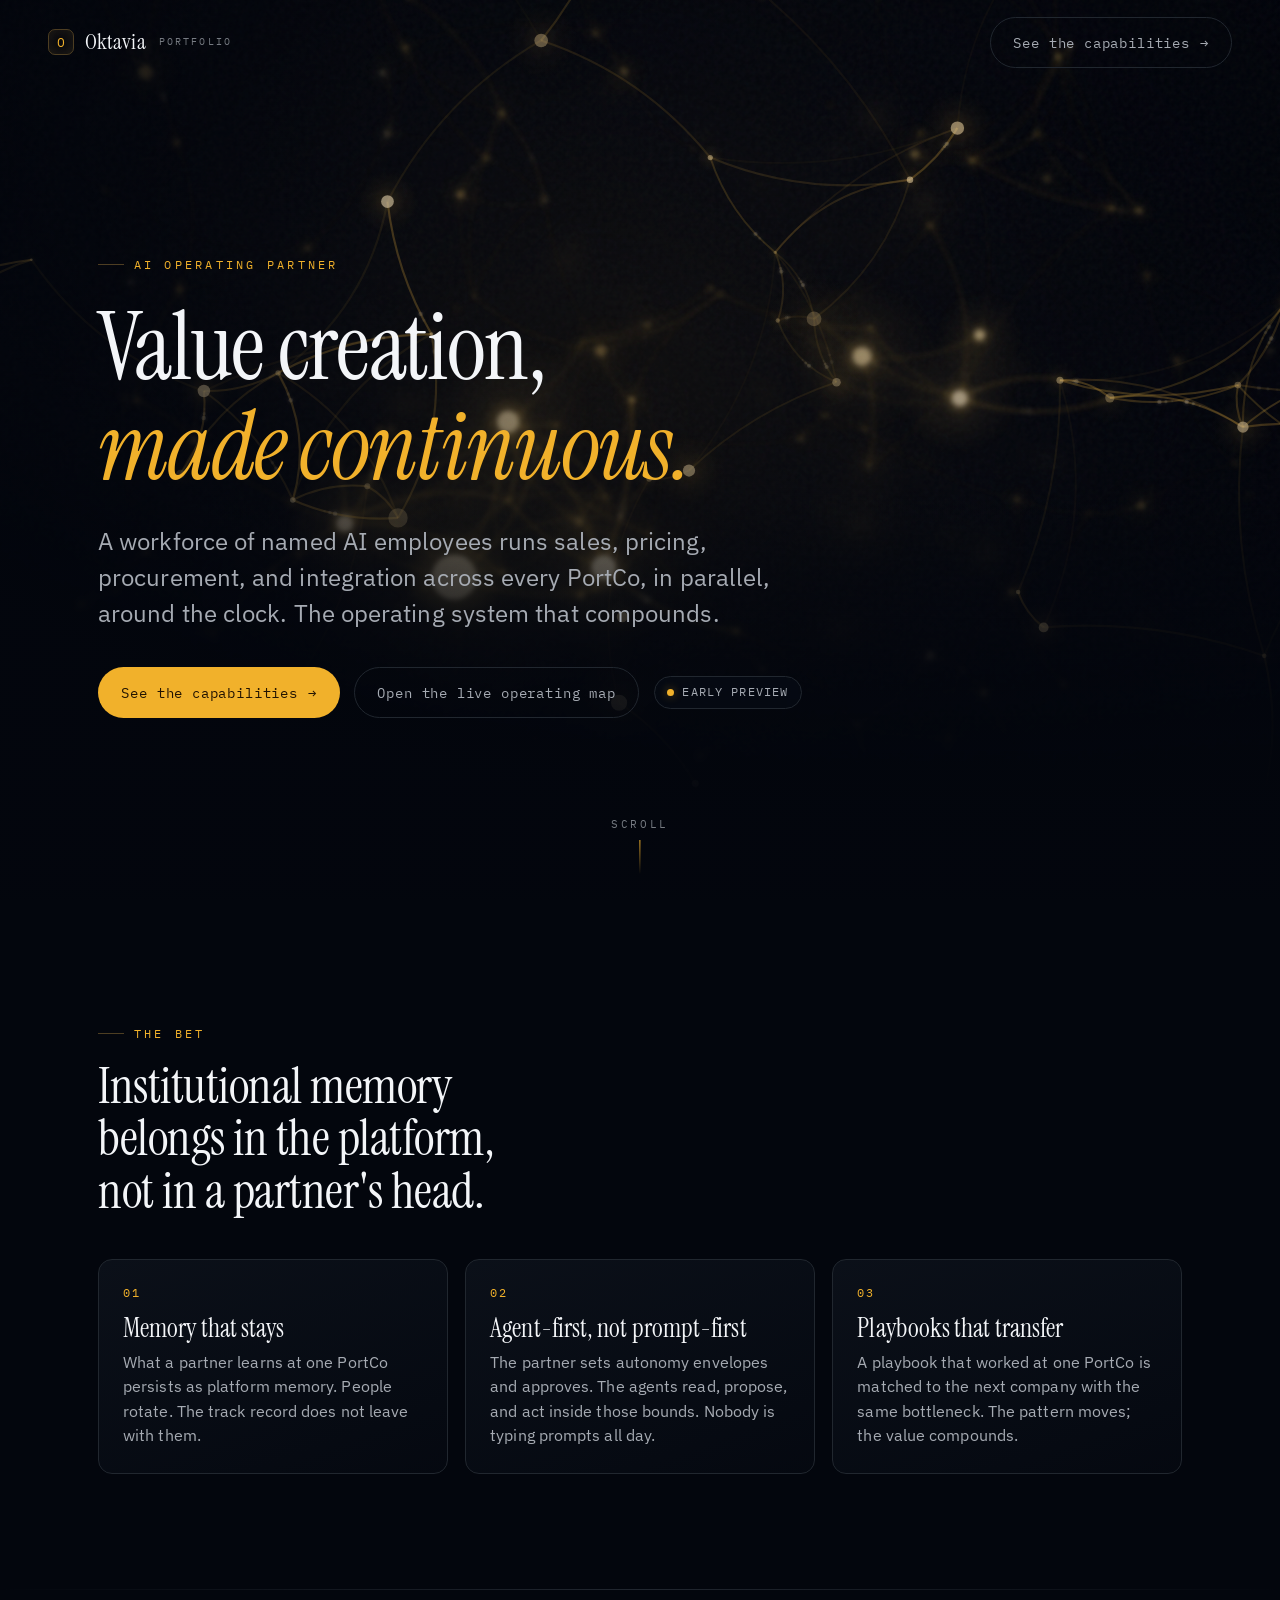
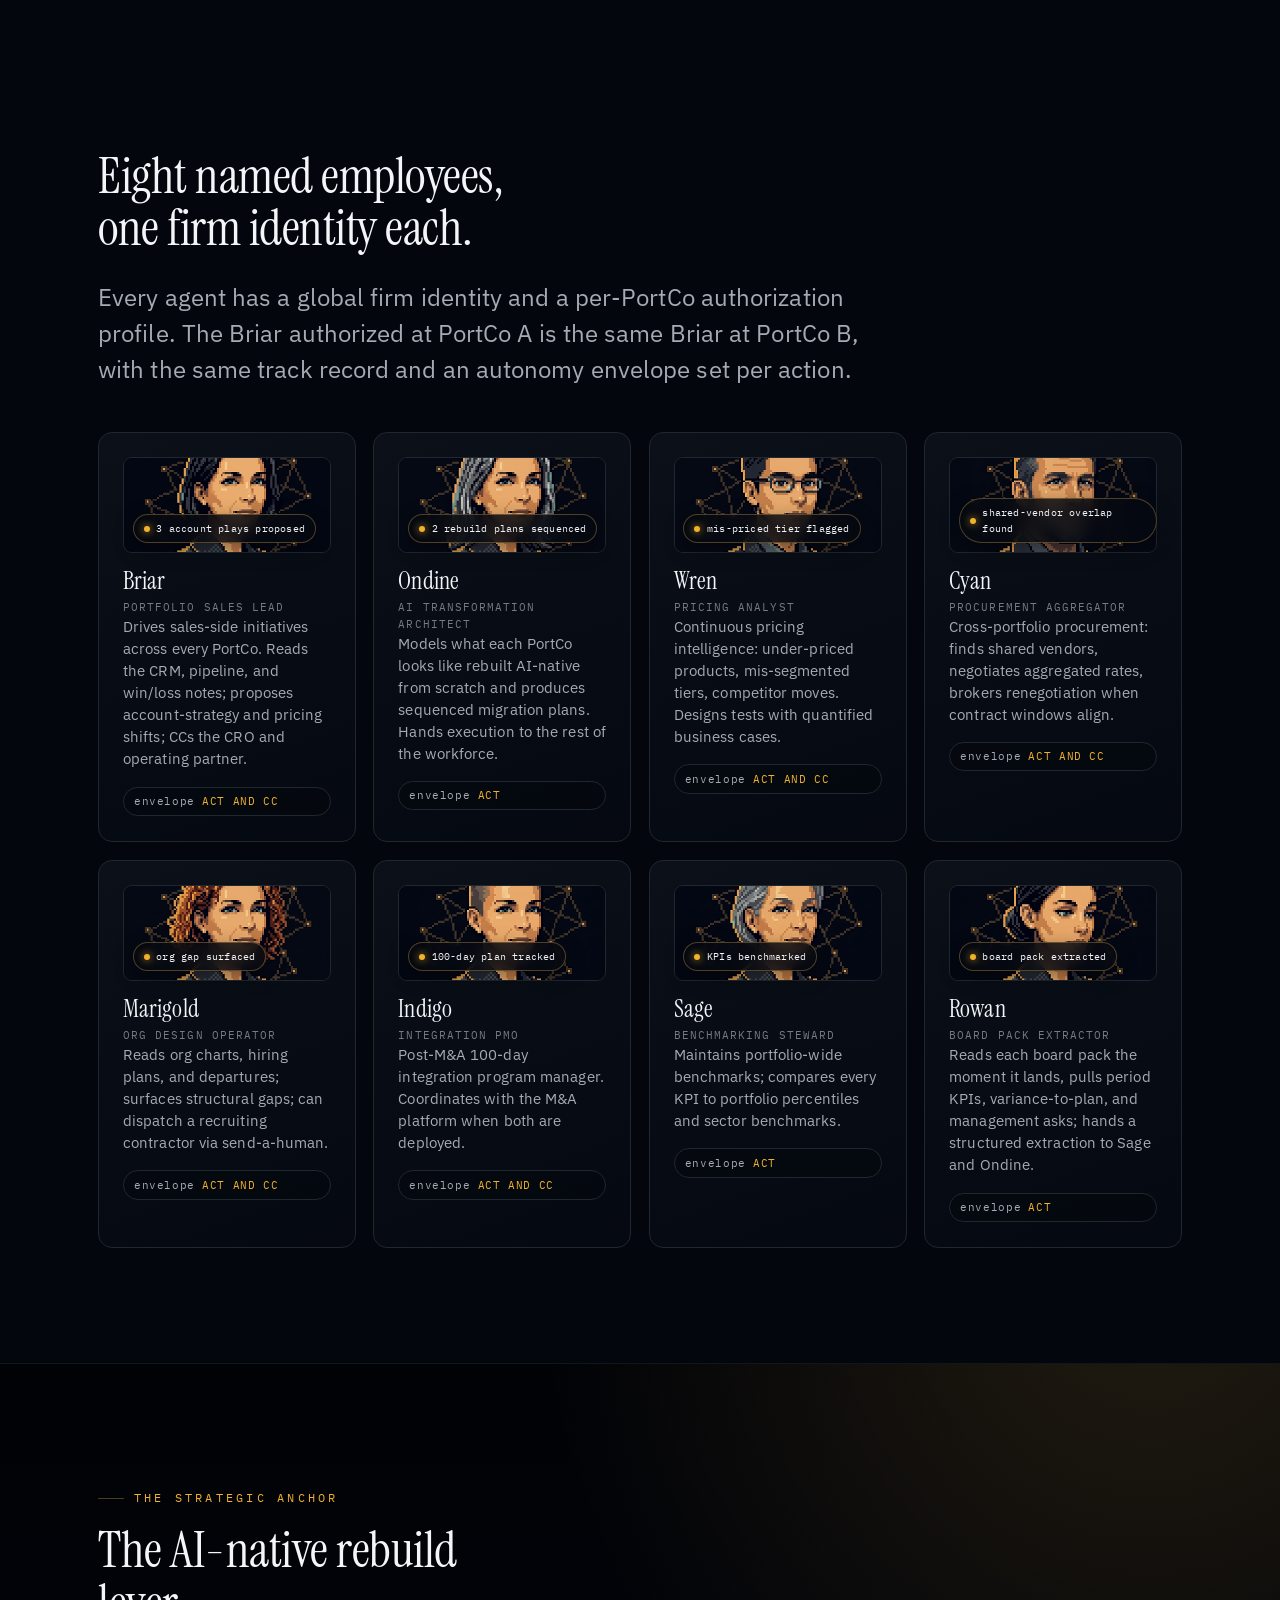
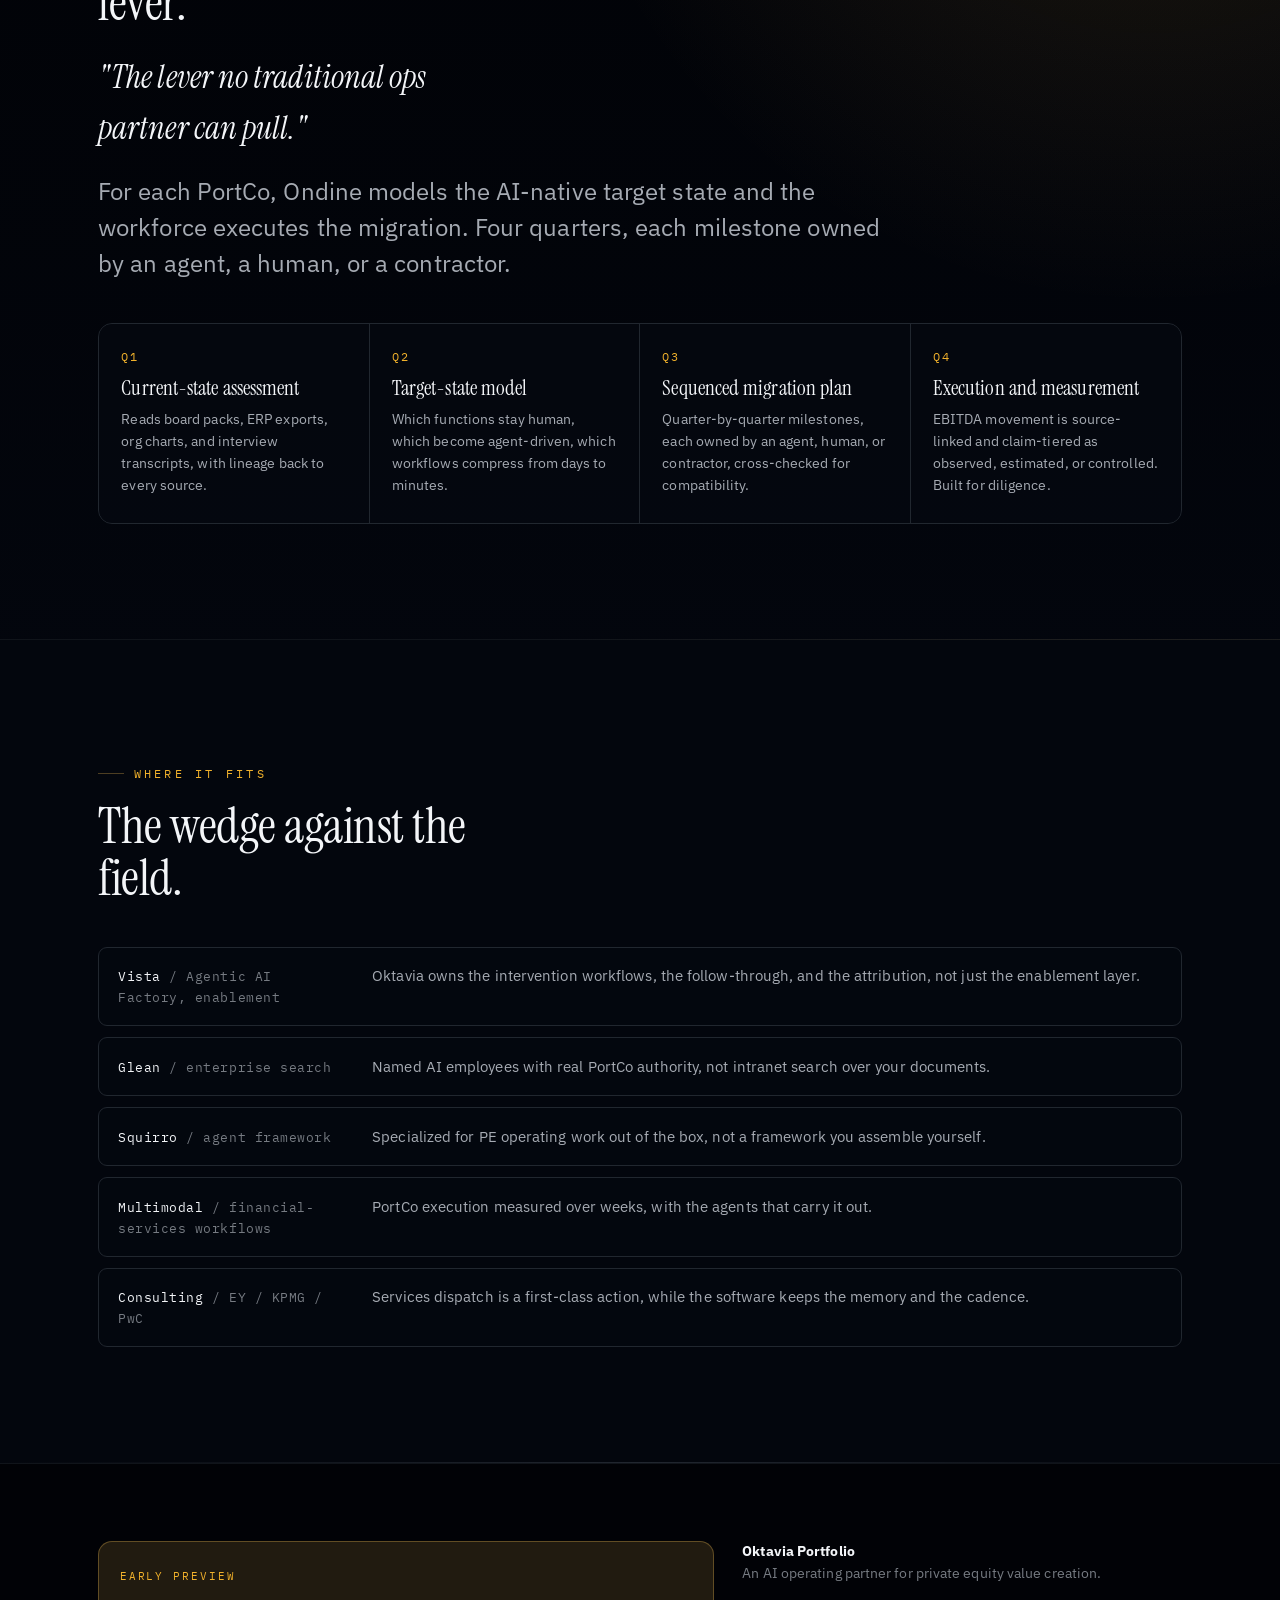
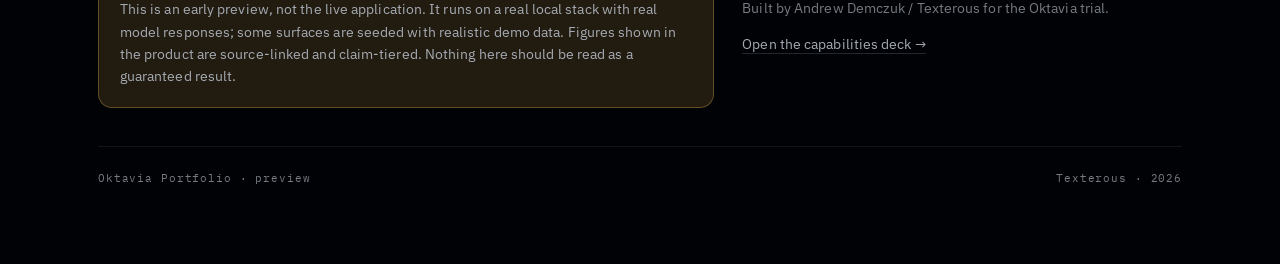
<file: index.html>
<!doctype html>
<html lang="en">
<head>
<meta charset="utf-8" />
<meta name="viewport" content="width=device-width, initial-scale=1" />
<title>Oktavia Portfolio - Value creation, made continuous</title>
<meta name="description" content="An AI operating partner for private equity. A workforce of named AI employees runs sales, pricing, procurement, and integration across every PortCo, in parallel, around the clock." />

<!-- Fonts: Instrument Serif display + IBM Plex Sans body + IBM Plex Mono labels -->
<link rel="preconnect" href="https://fonts.googleapis.com" />
<link rel="preconnect" href="https://fonts.gstatic.com" crossorigin />
<link href="https://fonts.googleapis.com/css2?family=IBM+Plex+Mono:wght@400;500&family=IBM+Plex+Sans:wght@300;400;500;600&family=Instrument+Serif:ital@0;1&display=swap" rel="stylesheet" />

<link rel="stylesheet" href="style.css" />

<style>
  /* ---- Page-local: nav ---- */
  .nav {
    position: fixed;
    inset: 0 0 auto 0;
    z-index: 40;
    display: flex;
    align-items: center;
    justify-content: space-between;
    padding: 1.05rem var(--gutter);
    transition: background 0.4s ease, border-color 0.4s ease, backdrop-filter 0.4s ease;
    border-bottom: 1px solid transparent;
  }
  .nav.is-stuck {
    background: oklch(0.10 0.018 260 / 0.72);
    backdrop-filter: blur(14px);
    border-bottom-color: var(--line-soft);
  }
  .brand {
    display: inline-flex;
    align-items: center;
    gap: 0.7rem;
    font-family: var(--font-display);
    font-size: 1.4rem;
    letter-spacing: 0.01em;
  }
  .brand .mark {
    width: 26px; height: 26px;
    display: grid; place-items: center;
    border: 1px solid var(--accent-line);
    border-radius: 7px;
    color: var(--accent);
    font-family: var(--font-mono);
    font-size: 0.82rem;
    box-shadow: inset 0 0 16px var(--accent-soft);
  }
  .brand small {
    font-family: var(--font-mono);
    font-size: 0.62rem;
    letter-spacing: 0.22em;
    text-transform: uppercase;
    color: var(--ink-faint);
    margin-left: 0.1rem;
  }
  .nav-cta { display: none; }
  @media (min-width: 720px) { .nav-cta { display: inline-flex; } }

  /* ---- Hero ---- */
  .hero {
    position: relative;
    min-height: 100svh;
    display: flex;
    align-items: center;
    overflow: hidden;
  }
  .hero-net {
    position: absolute;
    inset: 0;
    z-index: 0;
    background: #02050d;
    overflow: hidden;
    pointer-events: none;
  }
  .hero-net canvas {
    position: absolute;
    inset: 0;
    width: 100%;
    height: 100%;
    display: block;
  }
  #hn-far  { filter: blur(7px);   opacity: 0.5;  transform: translateZ(0) scale(1.03); }
  #hn-mid  { filter: blur(2.5px); opacity: 0.78; transform: translateZ(0) scale(1.012); }
  #hn-near { opacity: 1; }
  .hero-veil {
    position: absolute;
    inset: 0;
    z-index: 1;
    pointer-events: none;
    background:
      radial-gradient(120% 90% at 78% 14%, transparent 0%, oklch(0.12 0.02 260 / 0.2) 42%, var(--bg) 88%),
      linear-gradient(180deg, transparent 55%, var(--bg) 100%);
  }
  .hero-inner {
    position: relative;
    z-index: 2;
    width: 100%;
    padding-block: 8rem 4rem;
  }
  .hero h1 {
    font-family: var(--font-display);
    font-size: var(--t-hero);
    letter-spacing: -0.018em;
    margin: 1.4rem 0 0;
    max-width: 16ch;
  }
  .hero h1 .glint { color: var(--accent); font-style: italic; }
  .hero-sub {
    margin: 1.6rem 0 0;
    max-width: 50ch;
    font-size: var(--t-lead);
    color: var(--ink-dim);
    line-height: 1.5;
  }
  .hero-actions {
    margin-top: 2.2rem;
    display: flex;
    flex-wrap: wrap;
    align-items: center;
    gap: 0.9rem;
  }
  .scroll-hint {
    position: absolute;
    bottom: 1.6rem;
    left: 50%;
    transform: translateX(-50%);
    z-index: 2;
    font-family: var(--font-mono);
    font-size: 0.66rem;
    letter-spacing: 0.24em;
    text-transform: uppercase;
    color: var(--ink-faint);
    display: flex;
    flex-direction: column;
    align-items: center;
    gap: 0.5rem;
  }
  .scroll-hint .bar {
    width: 1px; height: 34px;
    background: linear-gradient(var(--accent), transparent);
    animation: drop 2.4s ease-in-out infinite;
  }
  @keyframes drop {
    0% { transform: scaleY(0.2); transform-origin: top; opacity: 0.3; }
    50% { transform: scaleY(1); opacity: 1; }
    100% { transform: scaleY(0.2); transform-origin: bottom; opacity: 0.3; }
  }

  /* ---- The bet ---- */
  .bet-grid {
    display: grid;
    gap: 1.1rem;
    grid-template-columns: 1fr;
    margin-top: 2.6rem;
  }
  @media (min-width: 760px) { .bet-grid { grid-template-columns: repeat(3, 1fr); } }
  .bet-card .num {
    font-family: var(--font-mono);
    font-size: 0.74rem;
    letter-spacing: 0.16em;
    color: var(--accent);
  }
  .bet-card h3 {
    font-family: var(--font-display);
    font-size: var(--t-h3);
    margin: 0.7rem 0 0.5rem;
  }
  .bet-card p { color: var(--ink-dim); margin: 0; font-size: 0.98rem; line-height: 1.55; }

  /* ---- Workforce ---- */
  .agents-grid {
    display: grid;
    gap: 1.1rem;
    grid-template-columns: 1fr;
    margin-top: 2.8rem;
  }
  @media (min-width: 600px) { .agents-grid { grid-template-columns: repeat(2, 1fr); } }
  @media (min-width: 980px) { .agents-grid { grid-template-columns: repeat(4, 1fr); } }
  .agent { display: flex; flex-direction: column; }
  .agent-portrait {
    position: relative;
    width: 100%;
    margin-bottom: 1rem;
  }
  .agent-img {
    width: 100%;
    aspect-ratio: 1 / 1;
    object-fit: cover;
    border-radius: var(--radius-sm);
    border: 1px solid var(--line);
    background: #02050d;
    display: block;
    image-rendering: pixelated;
  }
  .agent-result {
    position: absolute;
    left: 0.6rem;
    bottom: 0.6rem;
    display: inline-flex;
    align-items: center;
    gap: 0.42rem;
    font-family: var(--font-mono);
    font-size: 0.62rem;
    letter-spacing: 0.02em;
    color: var(--ink);
    padding: 0.34rem 0.62rem;
    border-radius: var(--radius-pill);
    background: oklch(0.14 0.02 260 / 0.82);
    border: 1px solid var(--accent-line);
    backdrop-filter: blur(8px);
    box-shadow: 0 6px 20px rgba(0,0,0,0.4);
  }
  .agent-result .rdot {
    width: 6px; height: 6px; border-radius: 50%;
    flex: none;
    background: var(--accent);
    box-shadow: 0 0 8px var(--accent);
    animation: rpulse 2.4s ease-in-out infinite;
  }
  @keyframes rpulse { 0%, 100% { opacity: 0.45; } 50% { opacity: 1; } }
  .agent-name {
    font-family: var(--font-display);
    font-size: 1.5rem;
    line-height: 1;
  }
  .agent-role {
    font-family: var(--font-mono);
    font-size: 0.66rem;
    letter-spacing: 0.1em;
    text-transform: uppercase;
    color: var(--ink-faint);
    margin-top: 0.4rem;
  }
  .agent-desc {
    color: var(--ink-dim);
    font-size: 0.92rem;
    line-height: 1.5;
    margin: 0 0 1rem;
  }
  .envelope {
    display: inline-flex;
    align-items: center;
    gap: 0.45rem;
    font-family: var(--font-mono);
    font-size: 0.66rem;
    letter-spacing: 0.06em;
    color: var(--ink-dim);
    padding: 0.32rem 0.62rem;
    border: 1px solid var(--line);
    border-radius: var(--radius-pill);
    background: oklch(0.13 0.018 260 / 0.6);
  }
  .envelope .lvl {
    color: var(--accent);
    text-transform: uppercase;
  }
  .envelope.is-blocked .lvl { color: var(--ink-faint); }

  /* ---- Rebuild lever band (Q1-Q4) ---- */
  .lever {
    background:
      radial-gradient(80% 120% at 90% -10%, var(--accent-soft), transparent 60%),
      linear-gradient(180deg, var(--bg-deep), var(--bg));
    border-top: 1px solid var(--line-soft);
    border-bottom: 1px solid var(--line-soft);
  }
  .lever-quote {
    font-family: var(--font-display);
    font-style: italic;
    font-size: clamp(1.3rem, 1rem + 1.4vw, 2rem);
    color: var(--ink);
    max-width: 24ch;
    margin: 1.4rem 0 0;
  }
  .steps {
    counter-reset: q;
    display: grid;
    gap: 0;
    grid-template-columns: 1fr;
    margin-top: 2.6rem;
    border: 1px solid var(--line);
    border-radius: var(--radius);
    overflow: hidden;
  }
  @media (min-width: 880px) { .steps { grid-template-columns: repeat(4, 1fr); } }
  .step {
    padding: 1.5rem 1.4rem 1.7rem;
    border-bottom: 1px solid var(--line);
    position: relative;
    background: oklch(0.15 0.018 260 / 0.5);
    transition: background 0.3s ease;
  }
  @media (min-width: 880px) {
    .step { border-bottom: 0; border-right: 1px solid var(--line); }
    .step:last-child { border-right: 0; }
  }
  .step:last-child { border-bottom: 0; }
  .step:hover { background: oklch(0.18 0.02 260 / 0.7); }
  .step .q {
    font-family: var(--font-mono);
    font-size: 0.72rem;
    letter-spacing: 0.18em;
    color: var(--accent);
  }
  .step h3 {
    font-family: var(--font-display);
    font-size: 1.3rem;
    margin: 0.7rem 0 0.55rem;
  }
  .step p { color: var(--ink-dim); font-size: 0.9rem; line-height: 1.52; margin: 0; }

  /* ---- Where it fits ---- */
  .fits {
    display: grid;
    gap: 0.7rem;
    margin-top: 2.6rem;
  }
  .fit-row {
    display: grid;
    grid-template-columns: 1fr;
    gap: 0.3rem 1.5rem;
    align-items: baseline;
    padding: 1.05rem 1.2rem;
    border: 1px solid var(--line);
    border-radius: var(--radius-sm);
    background: oklch(0.15 0.018 260 / 0.4);
    transition: border-color 0.3s ease, transform 0.3s ease;
  }
  @media (min-width: 720px) { .fit-row { grid-template-columns: 230px 1fr; } }
  .fit-row:hover { border-color: var(--accent-line); transform: translateX(4px); }
  .fit-who {
    font-family: var(--font-mono);
    font-size: 0.82rem;
    letter-spacing: 0.04em;
    color: var(--ink);
  }
  .fit-who span { color: var(--ink-faint); }
  .fit-wedge { color: var(--ink-dim); font-size: 0.95rem; line-height: 1.5; }
  .fit-wedge b { color: var(--accent); font-weight: 500; }

  /* ---- Footer ---- */
  .foot {
    border-top: 1px solid var(--line-soft);
    background: var(--bg-deep);
  }
  .foot-grid {
    display: grid;
    gap: 1.8rem;
    grid-template-columns: 1fr;
    align-items: start;
  }
  @media (min-width: 760px) { .foot-grid { grid-template-columns: 1.4fr 1fr; } }
  .preview-note {
    border: 1px solid var(--accent-line);
    background: var(--accent-soft);
    border-radius: var(--radius);
    padding: 1.2rem 1.3rem;
  }
  .preview-note .tag {
    font-family: var(--font-mono);
    font-size: 0.66rem;
    letter-spacing: 0.18em;
    text-transform: uppercase;
    color: var(--accent);
  }
  .preview-note p { margin: 0.6rem 0 0; color: var(--ink-dim); font-size: 0.9rem; line-height: 1.55; }
  .foot-meta { font-size: 0.85rem; color: var(--ink-faint); }
  .foot-meta a { color: var(--ink-dim); border-bottom: 1px solid var(--line); }
  .foot-meta a:hover { color: var(--accent); border-color: var(--accent-line); }
  .foot-bottom {
    display: flex;
    flex-wrap: wrap;
    justify-content: space-between;
    gap: 0.8rem;
    margin-top: 2.4rem;
    padding-top: 1.4rem;
    border-top: 1px solid var(--line-soft);
    font-family: var(--font-mono);
    font-size: 0.68rem;
    letter-spacing: 0.08em;
    color: var(--ink-faint);
  }
</style>
</head>

<body class="grain">

  <!-- ============ NAV ============ -->
  <nav class="nav" id="nav">
    <a class="brand" href="#top">
      <span class="mark">O</span>
      Oktavia
      <small>Portfolio</small>
    </a>
    <a class="btn btn--ghost nav-cta" href="deck.html">
      See the capabilities <span class="arrow">&rarr;</span>
    </a>
  </nav>

  <!-- ============ HERO ============ -->
  <header class="hero" id="top">
    <div id="hero-net" class="hero-net" aria-hidden="true">
      <canvas id="hn-far"></canvas>
      <canvas id="hn-mid"></canvas>
      <canvas id="hn-near"></canvas>
    </div>
    <div class="hero-veil"></div>
    <div class="hero-inner wrap">
      <span class="eyebrow reveal">AI operating partner</span>
      <h1 class="reveal" style="--i:1">
        Value creation,<br /><span class="glint">made continuous.</span>
      </h1>
      <p class="hero-sub reveal" style="--i:2">
        A workforce of named AI employees runs sales, pricing, procurement, and
        integration across every PortCo, in parallel, around the clock. The
        operating system that compounds.
      </p>
      <div class="hero-actions reveal" style="--i:3">
        <a class="btn btn--primary" href="deck.html">
          See the capabilities <span class="arrow">&rarr;</span>
        </a>
        <a class="btn btn--ghost" href="knowledge-graph-3d.html" target="_blank" rel="noopener">Open the live operating map</a>
        <span class="chip"><span class="dot"></span> Early preview</span>
      </div>
    </div>
    <div class="scroll-hint" aria-hidden="true">
      <span>Scroll</span>
      <span class="bar"></span>
    </div>
  </header>

  <!-- ============ THE BET ============ -->
  <section class="section" id="bet">
    <div class="wrap">
      <span class="eyebrow reveal">The bet</span>
      <h2 class="section-title reveal" style="--i:1">
        Institutional memory belongs in the platform, not in a partner's head.
      </h2>
      <div class="bet-grid reveal" data-stagger>
        <article class="bet-card card" style="--i:0">
          <div class="num">01</div>
          <h3>Memory that stays</h3>
          <p>
            What a partner learns at one PortCo persists as platform memory.
            People rotate. The track record does not leave with them.
          </p>
        </article>
        <article class="bet-card card" style="--i:1">
          <div class="num">02</div>
          <h3>Agent-first, not prompt-first</h3>
          <p>
            The partner sets autonomy envelopes and approves. The agents read,
            propose, and act inside those bounds. Nobody is typing prompts all day.
          </p>
        </article>
        <article class="bet-card card" style="--i:2">
          <div class="num">03</div>
          <h3>Playbooks that transfer</h3>
          <p>
            A playbook that worked at one PortCo is matched to the next company
            with the same bottleneck. The pattern moves; the value compounds.
          </p>
        </article>
      </div>
    </div>
  </section>

  <hr class="rule" />

  <!-- ============ THE WORKFORCE ============ -->
  <section class="section" id="workforce">
    <div class="wrap">
      <span class="eyebrow reveal">The workforce</span>
      <h2 class="section-title reveal" style="--i:1">Eight named employees, one firm identity each.</h2>
      <p class="lead reveal" style="--i:2">
        Every agent has a global firm identity and a per-PortCo authorization
        profile. The Briar authorized at PortCo A is the same Briar at PortCo B,
        with the same track record and an autonomy envelope set per action.
      </p>

      <div class="agents-grid reveal" data-stagger id="agents"></div>
    </div>
  </section>

  <!-- ============ REBUILD LEVER (Q1-Q4) ============ -->
  <section class="section lever" id="lever">
    <div class="wrap">
      <span class="eyebrow reveal">The strategic anchor</span>
      <h2 class="section-title reveal" style="--i:1">The AI-native rebuild lever.</h2>
      <p class="lever-quote reveal" style="--i:2">
        "The lever no traditional ops partner can pull."
      </p>
      <p class="lead reveal" style="--i:3; margin-top:1.2rem">
        For each PortCo, Ondine models the AI-native target state and the
        workforce executes the migration. Four quarters, each milestone owned by
        an agent, a human, or a contractor.
      </p>

      <div class="steps reveal" data-stagger>
        <div class="step" style="--i:0">
          <div class="q">Q1</div>
          <h3>Current-state assessment</h3>
          <p>
            Reads board packs, ERP exports, org charts, and interview
            transcripts, with lineage back to every source.
          </p>
        </div>
        <div class="step" style="--i:1">
          <div class="q">Q2</div>
          <h3>Target-state model</h3>
          <p>
            Which functions stay human, which become agent-driven, which
            workflows compress from days to minutes.
          </p>
        </div>
        <div class="step" style="--i:2">
          <div class="q">Q3</div>
          <h3>Sequenced migration plan</h3>
          <p>
            Quarter-by-quarter milestones, each owned by an agent, human, or
            contractor, cross-checked for compatibility.
          </p>
        </div>
        <div class="step" style="--i:3">
          <div class="q">Q4</div>
          <h3>Execution and measurement</h3>
          <p>
            EBITDA movement is source-linked and claim-tiered as observed,
            estimated, or controlled. Built for diligence.
          </p>
        </div>
      </div>
    </div>
  </section>

  <!-- ============ WHERE IT FITS ============ -->
  <section class="section" id="fits">
    <div class="wrap">
      <span class="eyebrow reveal">Where it fits</span>
      <h2 class="section-title reveal" style="--i:1">The wedge against the field.</h2>
      <div class="fits reveal" data-stagger id="fitsList"></div>
    </div>
  </section>

  <hr class="rule" />

  <!-- ============ FOOTER ============ -->
  <footer class="foot section--tight">
    <div class="wrap">
      <div class="foot-grid">
        <div class="preview-note reveal">
          <span class="tag">Early preview</span>
          <p>
            This is an early preview, not the live application. It runs on a real
            local stack with real model responses; some surfaces are seeded with
            realistic demo data. Figures shown in the product are source-linked
            and claim-tiered. Nothing here should be read as a guaranteed result.
          </p>
        </div>
        <div class="foot-meta reveal" style="--i:1">
          <p style="margin-top:0">
            <strong style="color:var(--ink)">Oktavia Portfolio</strong><br />
            An AI operating partner for private equity value creation.
          </p>
          <p>
            Built by Andrew Demczuk / Texterous for the Oktavia trial.
          </p>
          <p>
            <a href="deck.html">Open the capabilities deck &rarr;</a>
          </p>
        </div>
      </div>
      <div class="foot-bottom">
        <span>Oktavia Portfolio &middot; preview</span>
        <span>Texterous &middot; 2026</span>
      </div>
    </div>
  </footer>

  <!-- ============ DATA + BEHAVIOUR ============ -->
  <script>
    /* ---- Agent data (faithful to the brief) ---- */
    const AGENTS = [
      { name: "Briar", role: "Portfolio Sales Lead", hue: 26,
        desc: "Drives sales-side initiatives across every PortCo. Reads the CRM, pipeline, and win/loss notes; proposes account-strategy and pricing shifts; CCs the CRO and operating partner.",
        env: "act and cc", result: "3 account plays proposed" },
      { name: "Ondine", role: "AI Transformation Architect", hue: 80,
        desc: "Models what each PortCo looks like rebuilt AI-native from scratch and produces sequenced migration plans. Hands execution to the rest of the workforce.",
        env: "act", result: "2 rebuild plans sequenced" },
      { name: "Wren", role: "Pricing Analyst", hue: 320,
        desc: "Continuous pricing intelligence: under-priced products, mis-segmented tiers, competitor moves. Designs tests with quantified business cases.",
        env: "act and cc", result: "mis-priced tier flagged" },
      { name: "Cyan", role: "Procurement Aggregator", hue: 190,
        desc: "Cross-portfolio procurement: finds shared vendors, negotiates aggregated rates, brokers renegotiation when contract windows align.",
        env: "act and cc", result: "shared-vendor overlap found" },
      { name: "Marigold", role: "Org Design Operator", hue: 58,
        desc: "Reads org charts, hiring plans, and departures; surfaces structural gaps; can dispatch a recruiting contractor via send-a-human.",
        env: "act and cc", result: "org gap surfaced" },
      { name: "Indigo", role: "Integration PMO", hue: 262,
        desc: "Post-M&A 100-day integration program manager. Coordinates with the M&A platform when both are deployed.",
        env: "act and cc", result: "100-day plan tracked" },
      { name: "Sage", role: "Benchmarking Steward", hue: 150,
        desc: "Maintains portfolio-wide benchmarks; compares every KPI to portfolio percentiles and sector benchmarks.",
        env: "act", result: "KPIs benchmarked" },
      { name: "Rowan", role: "Board Pack Extractor", hue: 14,
        desc: "Reads each board pack the moment it lands, pulls period KPIs, variance-to-plan, and management asks; hands a structured extraction to Sage and Ondine.",
        env: "act", result: "board pack extracted" },
    ];

    const FITS = [
      { who: "Vista", sub: "Agentic AI Factory, enablement",
        wedge: "Oktavia owns the intervention workflows, the follow-through, and the attribution, not just the enablement layer." },
      { who: "Glean", sub: "enterprise search",
        wedge: "Named AI employees with real PortCo authority, not intranet search over your documents." },
      { who: "Squirro", sub: "agent framework",
        wedge: "Specialized for PE operating work out of the box, not a framework you assemble yourself." },
      { who: "Multimodal", sub: "financial-services workflows",
        wedge: "PortCo execution measured over weeks, with the agents that carry it out." },
      { who: "Consulting", sub: "EY / KPMG / PwC",
        wedge: "Services dispatch is a first-class action, while the software keeps the memory and the cadence." },
    ];

    /* ---- Render agents ---- */
    (function () {
      const grid = document.getElementById("agents");
      AGENTS.forEach((a, i) => {
        const blocked = a.env === "blocked";
        const el = document.createElement("article");
        el.className = "agent card";
        el.style.setProperty("--i", i);
        const img = "avatars/" + a.name.toLowerCase() + ".png";
        el.innerHTML =
          '<div class="agent-portrait">' +
            '<img class="agent-img" src="' + img + '" alt="' + a.name + ', ' + a.role + '" loading="lazy" width="96" height="96" />' +
            '<span class="agent-result"><span class="rdot"></span>' + a.result + '</span>' +
          '</div>' +
          '<div class="agent-name">' + a.name + '</div>' +
          '<div class="agent-role">' + a.role + '</div>' +
          '<p class="agent-desc">' + a.desc + '</p>' +
          '<span class="envelope ' + (blocked ? 'is-blocked' : '') + '">envelope <span class="lvl">' + a.env + '</span></span>';
        grid.appendChild(el);
      });
    })();

    /* ---- Render fits ---- */
    (function () {
      const list = document.getElementById("fitsList");
      FITS.forEach((f, i) => {
        const row = document.createElement("div");
        row.className = "fit-row";
        row.style.setProperty("--i", i);
        row.innerHTML =
          '<div class="fit-who">' + f.who + ' <span>/ ' + f.sub + '</span></div>' +
          '<div class="fit-wedge">' + f.wedge + '</div>';
        list.appendChild(row);
      });
    })();

    /* ---- Reveal on scroll ---- */
    (function () {
      const io = new IntersectionObserver((entries) => {
        entries.forEach((e) => {
          if (e.isIntersecting) { e.target.classList.add("is-in"); io.unobserve(e.target); }
        });
      }, { threshold: 0.16, rootMargin: "0px 0px -8% 0px" });
      document.querySelectorAll(".reveal").forEach((n) => io.observe(n));
    })();

    /* ---- Sticky nav ---- */
    (function () {
      const nav = document.getElementById("nav");
      const onScroll = () => nav.classList.toggle("is-stuck", window.scrollY > 40);
      onScroll();
      window.addEventListener("scroll", onScroll, { passive: true });
    })();
  </script>

  <!-- ============ HERO NETWORK (vanilla canvas, ported 1:1 from the live app) ============ -->
  <script src="hero-network.js"></script>
</body>
</html>
</file>
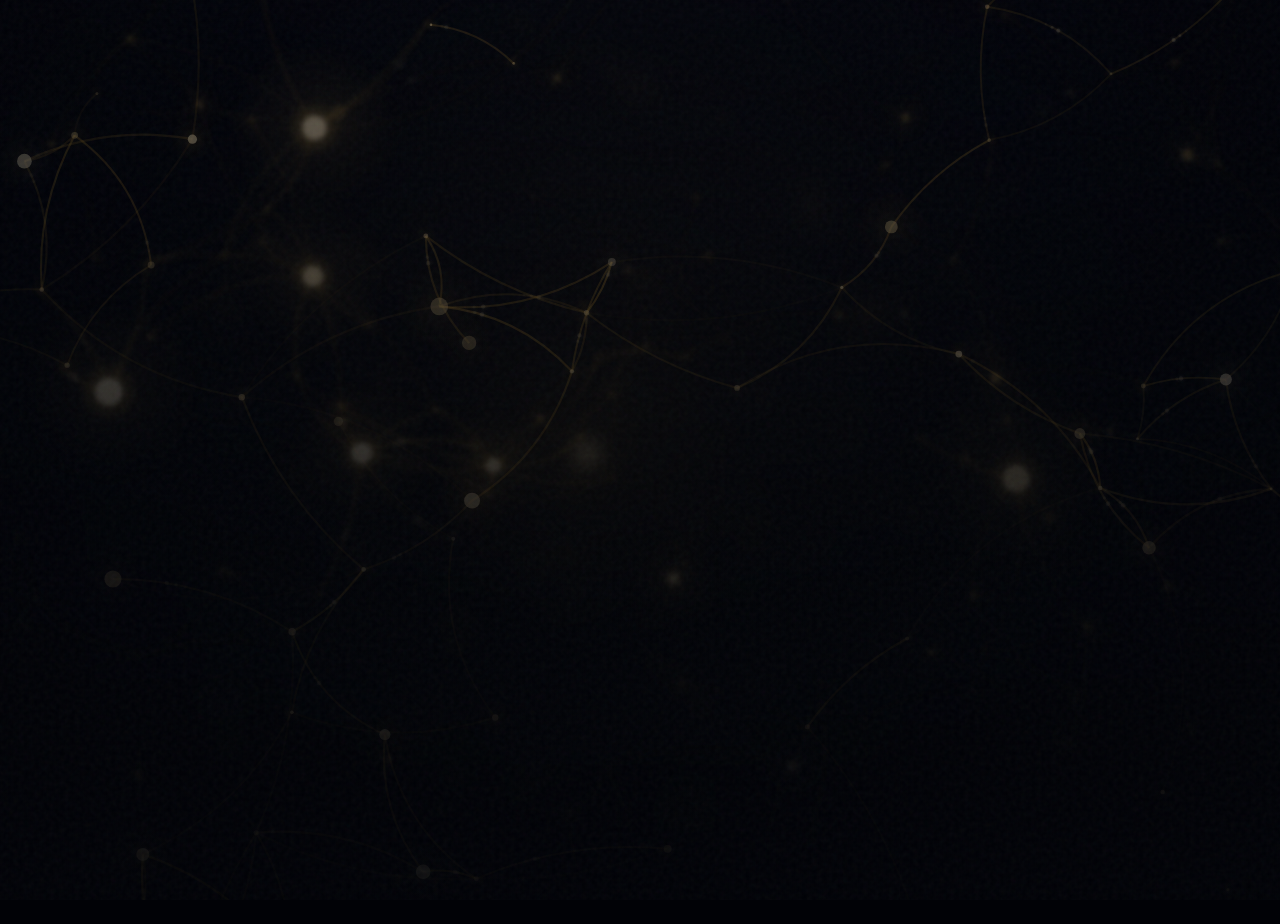
<file: deck.html>
<!doctype html>
<html lang="en">
<head>
<meta charset="utf-8" />
<meta name="viewport" content="width=device-width, initial-scale=1" />
<title>Oktavia Portfolio - The capabilities deck</title>
<meta name="description" content="The capabilities of Oktavia Portfolio, an AI operating partner for private equity, framed for an operator and owner. A workforce of named AI employees that compounds value creation across every PortCo." />

<!-- Fonts: Instrument Serif display + IBM Plex Sans body + IBM Plex Mono labels (same as the landing) -->
<link rel="icon" href="data:," />
<link rel="preconnect" href="https://fonts.googleapis.com" />
<link rel="preconnect" href="https://fonts.gstatic.com" crossorigin />
<link href="https://fonts.googleapis.com/css2?family=IBM+Plex+Mono:wght@400;500&family=IBM+Plex+Sans:wght@300;400;500;600&family=Instrument+Serif:ital@0;1&display=swap" rel="stylesheet" />

<!-- Reveal.js core + base structure, self-hosted so the deck never depends on
     an external CDN that a restricted or slow network can block (the cause of
     the blank-deck failure: reveal hides every slide until its JS marks one
     present, so a missing reveal.min.js leaves the content permanently hidden). -->
<link rel="stylesheet" href="vendor/reveal.min.css" />

<!-- Shared design system (tokens, cards, chips, buttons) -->
<link rel="stylesheet" href="style.css" />

<!-- Fallback: if reveal.js is unavailable or its init throws, force every slide
     visible and stacked as a readable scrollable document. Zero JS dependency. -->
<style>
  html.deck-fallback, html.deck-fallback body { height: auto; overflow: auto; }
  html.deck-fallback .reveal { position: static; height: auto; overflow: visible; }
  html.deck-fallback .reveal .slides {
    position: static !important; left: auto !important; top: auto !important;
    width: auto !important; height: auto !important; transform: none !important;
    text-align: left; padding: 4vh 6vw 8vh;
  }
  html.deck-fallback .reveal .slides section {
    visibility: visible !important; display: block !important; opacity: 1 !important;
    position: static !important; height: auto !important; transform: none !important;
    max-width: 980px; margin: 0 auto 8vh; padding-bottom: 5vh;
    border-bottom: 1px solid var(--line, rgba(255,255,255,0.12));
  }
  html.deck-fallback .reveal .controls,
  html.deck-fallback .reveal .progress { display: none !important; }
</style>

<style>
  /* ============================================================
     Deck theme: override reveal's defaults with the shared palette.
     No white theme. Same near-black canvas, amber accent, serif
     display, plex body and mono labels as the landing page.
     ============================================================ */

  html, body { background: var(--bg-deep); }

  .reveal-viewport {
    background:
      radial-gradient(120% 80% at 82% -8%, oklch(0.15 0.02 260), transparent 60%),
      var(--bg-deep);
  }

  /* Living constellation behind every slide */
  .deck-net {
    position: fixed;
    inset: 0;
    z-index: 0;
    pointer-events: none;
    background: #02050d;
    overflow: hidden;
  }
  .deck-net canvas {
    position: absolute;
    inset: 0;
    width: 100%;
    height: 100%;
    display: block;
  }
  /* slightly dimmer than the landing hero so slide text stays crisp */
  #hn-far  { filter: blur(7px);   opacity: 0.42; transform: translateZ(0) scale(1.03); }
  #hn-mid  { filter: blur(2.5px); opacity: 0.6;  transform: translateZ(0) scale(1.012); }
  #hn-near { opacity: 0.82; }
  .bg-veil {
    position: fixed;
    inset: 0;
    z-index: 0;
    pointer-events: none;
    background:
      radial-gradient(140% 100% at 50% 0%, transparent 0%, oklch(0.09 0.018 260 / 0.55) 70%),
      linear-gradient(180deg, oklch(0.09 0.018 260 / 0.2), oklch(0.09 0.018 260 / 0.78));
  }

  .reveal {
    font-family: var(--font-body);
    font-size: 30px;
    color: var(--ink);
    font-weight: 400;
    letter-spacing: 0.004em;
  }
  .reveal .slides {
    text-align: left;
    z-index: 2;
  }
  .reveal .slides section {
    height: 100%;
  }

  /* Slide inner frame keeps content off the edges and aligned left */
  .slide-pad {
    height: 100%;
    display: flex;
    flex-direction: column;
    justify-content: center;
    padding: 3.4vh 1vw 5vh;
  }

  /* Headings */
  .reveal h1, .reveal h2, .reveal h3, .reveal h4 {
    font-family: var(--font-display);
    font-weight: 400;
    color: var(--ink);
    line-height: 1.04;
    letter-spacing: -0.012em;
    text-transform: none;
    margin: 0;
  }
  .reveal h1 { font-size: 2.55em; }
  .reveal h2 { font-size: 1.78em; }
  .reveal h3 { font-size: 1.18em; }
  .reveal p { line-height: 1.5; color: var(--ink-dim); margin: 0.6em 0 0; }
  .reveal strong { color: var(--ink); font-weight: 500; }
  .reveal em { color: var(--accent); font-style: italic; }
  .reveal a { color: var(--accent); }

  /* Eyebrow label per slide */
  .reveal .eyebrow {
    font-family: var(--font-mono);
    font-size: 0.5em;
    letter-spacing: 0.26em;
    text-transform: uppercase;
    color: var(--accent);
    display: inline-flex;
    align-items: center;
    gap: 0.6rem;
    margin-bottom: 1.1rem;
  }
  .reveal .eyebrow::before {
    content: "";
    width: 26px; height: 1px;
    background: var(--accent-line);
  }

  .reveal .lead {
    font-size: 0.74em;
    color: var(--ink-dim);
    max-width: 46ch;
    line-height: 1.5;
    margin-top: 1.1rem;
  }
  .reveal .fine {
    font-size: 0.5em;
    color: var(--ink-faint);
    font-family: var(--font-mono);
    letter-spacing: 0.02em;
    line-height: 1.6;
    margin-top: 1.4rem;
  }

  /* Kicker line under big headings */
  .reveal .kicker {
    font-family: var(--font-display);
    font-style: italic;
    color: var(--accent);
    font-size: 1.1em;
  }

  /* ---- Title slide ---- */
  .title-mark {
    display: inline-flex;
    align-items: center;
    gap: 0.7rem;
    font-family: var(--font-display);
    font-size: 0.62em;
    color: var(--ink-dim);
    margin-bottom: 1.6rem;
  }
  .title-mark .mark {
    width: 30px; height: 30px;
    display: grid; place-items: center;
    border: 1px solid var(--accent-line);
    border-radius: 8px;
    color: var(--accent);
    font-family: var(--font-mono);
    font-size: 0.5em;
    box-shadow: inset 0 0 18px var(--accent-soft);
  }
  .title-mark small {
    font-family: var(--font-mono);
    font-size: 0.42em;
    letter-spacing: 0.22em;
    text-transform: uppercase;
    color: var(--ink-faint);
  }
  .title-thesis {
    font-size: 0.72em;
    color: var(--ink-dim);
    max-width: 40ch;
    margin-top: 1.3rem;
    line-height: 1.5;
  }
  .title-thesis b { color: var(--ink); font-weight: 500; }

  /* ---- Lists ---- */
  .reveal ul.clean {
    list-style: none;
    margin: 1.2rem 0 0;
    padding: 0;
  }
  .reveal ul.clean li {
    position: relative;
    padding: 0.45rem 0 0.45rem 1.5rem;
    color: var(--ink-dim);
    font-size: 0.78em;
    line-height: 1.45;
  }
  .reveal ul.clean li::before {
    content: "";
    position: absolute;
    left: 0; top: 1.05em;
    width: 8px; height: 1px;
    background: var(--accent);
  }
  .reveal ul.clean li b { color: var(--ink); font-weight: 500; }

  /* ---- Generic grid of small cards ---- */
  .deck-grid {
    display: grid;
    gap: 0.7rem;
    margin-top: 1.4rem;
  }
  .deck-grid.cols-2 { grid-template-columns: repeat(2, 1fr); }
  .deck-grid.cols-3 { grid-template-columns: repeat(3, 1fr); }
  .deck-grid.cols-4 { grid-template-columns: repeat(4, 1fr); }

  .mini {
    border: 1px solid var(--line);
    border-radius: var(--radius-sm);
    background: linear-gradient(160deg, oklch(0.18 0.02 260 / 0.78), oklch(0.14 0.018 260 / 0.85));
    padding: 0.85rem 0.95rem 0.95rem;
  }
  .mini .mhead {
    display: flex;
    align-items: center;
    gap: 0.55rem;
  }
  .mini .av {
    width: 30px; height: 30px;
    flex: none;
    border-radius: 50%;
    display: grid;
    place-items: center;
    font-family: var(--font-display);
    font-size: 0.62em;
    color: var(--bg-deep);
  }
  .mini .av-img {
    width: 40px; height: 40px;
    flex: none;
    border-radius: 9px;
    border: 1px solid var(--line);
    background: #02050d;
    object-fit: cover;
    image-rendering: pixelated;
    display: block;
  }
  .mini .mname {
    font-family: var(--font-display);
    font-size: 0.82em;
    line-height: 1;
    color: var(--ink);
  }
  .mini .mrole {
    font-family: var(--font-mono);
    font-size: 0.34em;
    letter-spacing: 0.08em;
    text-transform: uppercase;
    color: var(--ink-faint);
    margin-top: 0.3rem;
  }
  .mini .mdesc {
    font-size: 0.5em;
    color: var(--ink-dim);
    line-height: 1.45;
    margin: 0.55rem 0 0;
  }
  .mini .menv {
    display: inline-flex;
    align-items: center;
    gap: 0.35rem;
    font-family: var(--font-mono);
    font-size: 0.36em;
    letter-spacing: 0.05em;
    color: var(--ink-dim);
    padding: 0.22rem 0.5rem;
    border: 1px solid var(--line);
    border-radius: var(--radius-pill);
    margin-top: 0.6rem;
  }
  .mini .menv b { color: var(--accent); text-transform: uppercase; font-weight: 500; }

  /* ---- Autonomy ladder ---- */
  .ladder {
    display: grid;
    gap: 0.55rem;
    margin-top: 1.3rem;
  }
  .rung {
    display: grid;
    grid-template-columns: 150px 1fr;
    gap: 1rem;
    align-items: center;
    padding: 0.7rem 1rem;
    border: 1px solid var(--line);
    border-left: 3px solid var(--rung-c, var(--line));
    border-radius: var(--radius-sm);
    background: oklch(0.15 0.018 260 / 0.45);
  }
  .rung .lvl {
    font-family: var(--font-mono);
    font-size: 0.56em;
    letter-spacing: 0.08em;
    text-transform: uppercase;
    color: var(--rung-c, var(--ink));
  }
  .rung .what { font-size: 0.62em; color: var(--ink-dim); line-height: 1.4; }

  /* ---- Q1-Q4 steps ---- */
  .qsteps {
    display: grid;
    grid-template-columns: repeat(4, 1fr);
    margin-top: 1.5rem;
    border: 1px solid var(--line);
    border-radius: var(--radius);
    overflow: hidden;
  }
  .qstep {
    padding: 1rem 0.95rem 1.2rem;
    border-right: 1px solid var(--line);
    background: oklch(0.15 0.018 260 / 0.5);
  }
  .qstep:last-child { border-right: 0; }
  .qstep .q {
    font-family: var(--font-mono);
    font-size: 0.5em;
    letter-spacing: 0.16em;
    color: var(--accent);
  }
  .qstep h3 { font-size: 0.74em; margin: 0.55rem 0 0.45rem; }
  .qstep p { font-size: 0.5em; color: var(--ink-dim); line-height: 1.45; margin: 0; }

  /* ---- Handoff loop ---- */
  .loop {
    display: grid;
    grid-template-columns: 1fr auto 1fr auto 1fr;
    gap: 0.7rem;
    align-items: stretch;
    margin-top: 1.6rem;
  }
  .loop .node {
    border: 1px solid var(--line);
    border-radius: var(--radius-sm);
    background: linear-gradient(160deg, oklch(0.18 0.02 260 / 0.8), oklch(0.14 0.018 260 / 0.88));
    padding: 0.95rem 0.9rem;
  }
  .loop .node .who {
    font-family: var(--font-display);
    font-size: 0.78em;
    color: var(--ink);
  }
  .loop .node .who small {
    display: block;
    font-family: var(--font-mono);
    font-size: 0.4em;
    letter-spacing: 0.08em;
    text-transform: uppercase;
    color: var(--ink-faint);
    margin-top: 0.3rem;
  }
  .loop .node p { font-size: 0.5em; color: var(--ink-dim); line-height: 1.42; margin: 0.6rem 0 0; }
  .loop .node.gate {
    border-color: var(--accent-line);
    background: var(--accent-soft);
  }
  .loop .node.gate .who { color: var(--accent); }
  .loop .conn {
    align-self: center;
    font-family: var(--font-mono);
    font-size: 0.5em;
    letter-spacing: 0.1em;
    color: var(--accent);
    text-align: center;
    padding: 0 0.2rem;
  }
  .loop .conn b { display: block; color: var(--ink-faint); font-size: 0.7em; margin-top: 0.3rem; font-weight: 400; }

  /* ---- Board pack in / KPIs out ---- */
  .flow {
    display: grid;
    grid-template-columns: 1fr 1fr;
    gap: 0.8rem;
    margin-top: 1.5rem;
  }
  .flow .panel {
    border: 1px solid var(--line);
    border-radius: var(--radius-sm);
    background: oklch(0.15 0.018 260 / 0.45);
    padding: 1rem 1.05rem 1.1rem;
  }
  .flow .panel .ptag {
    font-family: var(--font-mono);
    font-size: 0.42em;
    letter-spacing: 0.14em;
    text-transform: uppercase;
    color: var(--accent);
  }
  .flow .panel h3 { font-size: 0.82em; margin: 0.5rem 0 0.2rem; }
  .flow .panel p { font-size: 0.54em; color: var(--ink-dim); line-height: 1.45; margin: 0.5rem 0 0; }
  .audit-line {
    display: flex;
    align-items: center;
    gap: 0.5rem;
    font-family: var(--font-mono);
    font-size: 0.46em;
    color: var(--ink-dim);
    padding: 0.4rem 0;
    border-bottom: 1px solid var(--line-soft);
  }
  .audit-line:last-child { border-bottom: 0; }
  .audit-line .who { color: var(--accent); }
  .audit-line .t { color: var(--ink-faint); margin-left: auto; }

  /* ---- Where it fits ---- */
  .fitwrap { display: grid; gap: 0.5rem; margin-top: 1.4rem; }
  .fitrow {
    display: grid;
    grid-template-columns: 220px 1fr;
    gap: 0.4rem 1.4rem;
    align-items: baseline;
    padding: 0.7rem 1rem;
    border: 1px solid var(--line);
    border-radius: var(--radius-sm);
    background: oklch(0.15 0.018 260 / 0.4);
  }
  .fitrow .who {
    font-family: var(--font-mono);
    font-size: 0.58em;
    color: var(--ink);
  }
  .fitrow .who span { color: var(--ink-faint); }
  .fitrow .wedge { font-size: 0.6em; color: var(--ink-dim); line-height: 1.45; }
  .fitrow .wedge b { color: var(--accent); font-weight: 500; }

  /* ---- Status: today vs vision ---- */
  .twocol { display: grid; grid-template-columns: 1fr 1fr; gap: 0.9rem; margin-top: 1.4rem; }
  .col-card {
    border: 1px solid var(--line);
    border-radius: var(--radius-sm);
    background: oklch(0.15 0.018 260 / 0.45);
    padding: 1rem 1.1rem 1.15rem;
  }
  .col-card.today { border-color: var(--accent-line); }
  .col-card .ch {
    font-family: var(--font-mono);
    font-size: 0.44em;
    letter-spacing: 0.14em;
    text-transform: uppercase;
    margin-bottom: 0.4rem;
  }
  .col-card.today .ch { color: var(--accent); }
  .col-card.vision .ch { color: var(--teal); }
  .col-card ul { list-style: none; margin: 0.5rem 0 0; padding: 0; }
  .col-card li {
    font-size: 0.56em;
    color: var(--ink-dim);
    line-height: 1.4;
    padding: 0.32rem 0 0.32rem 1.2rem;
    position: relative;
  }
  .col-card li::before {
    content: "";
    position: absolute;
    left: 0; top: 0.7em;
    width: 7px; height: 1px;
  }
  .col-card.today li::before { background: var(--accent); }
  .col-card.vision li::before { background: var(--teal); }

  /* ---- Q&A ---- */
  .qa { display: grid; gap: 0.7rem; margin-top: 1.3rem; }
  .qa-item {
    border: 1px solid var(--line);
    border-radius: var(--radius-sm);
    background: oklch(0.15 0.018 260 / 0.42);
    padding: 0.85rem 1.05rem 0.95rem;
  }
  .qa-item .q {
    font-family: var(--font-display);
    font-size: 0.82em;
    color: var(--ink);
  }
  .qa-item .a { font-size: 0.56em; color: var(--ink-dim); line-height: 1.46; margin: 0.45rem 0 0; }
  .qa-item .a b { color: var(--ink); font-weight: 500; }

  /* ---- Close slide ---- */
  .close-card {
    border: 1px solid var(--accent-line);
    background: var(--accent-soft);
    border-radius: var(--radius);
    padding: 1.3rem 1.5rem;
    margin-top: 1.6rem;
    max-width: 44ch;
  }
  .close-card .nm { font-family: var(--font-display); font-size: 1em; color: var(--ink); }
  .close-card .ct { font-family: var(--font-mono); font-size: 0.5em; color: var(--ink-dim); letter-spacing: 0.04em; margin-top: 0.5rem; line-height: 1.7; }
  .close-card .ct a { border-bottom: 1px solid var(--accent-line); }

  /* ---- Preview pill (honesty marker) ---- */
  .preview-pill {
    display: inline-flex;
    align-items: center;
    gap: 0.5rem;
    font-family: var(--font-mono);
    font-size: 0.42em;
    letter-spacing: 0.1em;
    text-transform: uppercase;
    color: var(--ink-dim);
    padding: 0.38rem 0.8rem;
    border: 1px solid var(--line);
    border-radius: var(--radius-pill);
    background: oklch(0.16 0.02 260 / 0.6);
    margin-top: 1.5rem;
  }
  .preview-pill .dot {
    width: 7px; height: 7px;
    border-radius: 50%;
    background: var(--accent);
    box-shadow: 0 0 10px var(--glow);
    animation: pulse 2.8s ease-in-out infinite;
  }
  .preview-pill--cta {
    color: var(--accent);
    border-color: var(--accent-line);
    cursor: pointer;
    text-decoration: none;
    transition: transform 0.18s ease, border-color 0.18s ease;
  }
  .preview-pill--cta:hover {
    transform: translateY(-1px);
    border-color: var(--accent);
  }

  /* ---- See it running: screenshot slides ---- */
  .shot {
    display: flex;
    flex-direction: column;
    align-items: flex-start;
    gap: 0.7rem;
    margin-top: 1rem;
  }
  .shot-frame {
    width: 100%;
    border: 1px solid var(--line);
    border-radius: var(--radius);
    background: oklch(0.13 0.018 260 / 0.6);
    padding: 0.5rem;
    box-shadow: 0 24px 60px oklch(0.02 0.01 260 / 0.55), inset 0 0 0 1px var(--line-soft);
    overflow: hidden;
  }
  .shot-frame img {
    display: block;
    width: auto;
    max-width: 100%;
    max-height: 64vh;
    height: auto;
    object-fit: contain;
    border-radius: var(--radius-sm);
    margin: 0 auto;
  }
  .shot-cap {
    font-size: 0.6em;
    color: var(--ink-dim);
    line-height: 1.5;
    max-width: 70ch;
    margin: 0;
  }
  .shot-cap b { color: var(--ink); font-weight: 500; }
  .shot-note {
    font-family: var(--font-mono);
    font-size: 0.4em;
    letter-spacing: 0.12em;
    text-transform: uppercase;
    color: var(--ink-faint);
    margin: 0;
  }
  /* Screenshot slides run tighter at the top so the image gets the room */
  section[data-slide-name^="See it running"] .slide-pad,
  section[data-slide-name="See it running"] .slide-pad {
    justify-content: flex-start;
    padding-top: 2.4vh;
  }
  section[data-slide-name^="See it running"] .eyebrow {
    margin-bottom: 0.6rem;
  }
  section[data-slide-name^="See it running"] h3.shot-head {
    font-size: 1.42em;
    margin-bottom: 0.2rem;
  }

  /* ---- Workforce roster: native pixel-avatar cards (matches the landing) ---- */
  .wf {
    display: grid;
    grid-template-columns: repeat(4, 1fr);
    gap: 14px;
    margin-top: 22px;
  }
  .wf-card {
    border: 1px solid var(--line);
    border-radius: 12px;
    background: linear-gradient(160deg, oklch(0.18 0.02 260 / 0.78), oklch(0.14 0.018 260 / 0.85));
    padding: 14px;
  }
  .wf-av {
    width: 58px; height: 58px;
    border-radius: 10px;
    border: 1px solid var(--line);
    background: #02050d;
    object-fit: cover;
    image-rendering: pixelated;
    display: block;
    margin-bottom: 11px;
  }
  .wf-name { font-family: var(--font-display); font-size: 22px; line-height: 1; color: var(--ink); }
  .wf-role { font-family: var(--font-mono); font-size: 10px; letter-spacing: 0.08em; text-transform: uppercase; color: var(--ink-faint); margin-top: 6px; }
  .wf-env { margin-top: 11px; font-family: var(--font-mono); font-size: 10px; letter-spacing: 0.04em; color: var(--ink-dim); }
  .wf-env b { color: var(--accent); font-weight: 400; text-transform: uppercase; }
  @media (max-width: 760px) {
    .wf { grid-template-columns: repeat(2, 1fr); gap: 10px; }
    .wf-av { width: 46px; height: 46px; }
    .wf-name { font-size: 18px; }
  }

  /* ---- Reveal chrome recolour ---- */
  .reveal .progress {
    color: var(--accent);
    height: 3px;
    background: oklch(0.27 0.018 260 / 0.5);
  }
  .reveal .controls {
    color: var(--accent);
    bottom: 14px;
    right: 14px;
  }
  .reveal .controls button { opacity: 0.55; }
  .reveal .controls button:hover { opacity: 1; }
  .reveal .slide-number {
    font-family: var(--font-mono);
    background: transparent;
    color: var(--ink-faint);
    font-size: 0.62rem;
    letter-spacing: 0.1em;
    right: 14px;
    bottom: 10px;
  }

  /* Per-slide running footer */
  .slide-foot {
    position: absolute;
    left: 1vw;
    bottom: 1.6vh;
    font-family: var(--font-mono);
    font-size: 0.4em;
    letter-spacing: 0.16em;
    text-transform: uppercase;
    color: var(--ink-faint);
  }

  /* ---- Mobile: Stefan may open this on a phone ---- */
  @media (max-width: 760px) {
    .reveal { font-size: 22px; }
    .deck-grid.cols-2,
    .deck-grid.cols-3,
    .deck-grid.cols-4 { grid-template-columns: 1fr; }
    .qsteps { grid-template-columns: 1fr; }
    .qstep { border-right: 0; border-bottom: 1px solid var(--line); }
    .qstep:last-child { border-bottom: 0; }
    .loop { grid-template-columns: 1fr; }
    .loop .conn { transform: rotate(90deg); padding: 0.3rem 0; }
    .flow,
    .twocol { grid-template-columns: 1fr; }
    .rung { grid-template-columns: 1fr; gap: 0.3rem; }
    .fitrow { grid-template-columns: 1fr; }
    .slide-pad { padding: 2.4vh 2vw 6vh; }
    .shot-frame img { max-height: 46vh; }
    section[data-slide-name^="See it running"] h3.shot-head { font-size: 1.12em; }
  }
  @media (max-width: 760px) {
    /* Avoid double-column agent grid getting cramped */
    #agentGridA, #agentGridB { grid-template-columns: 1fr 1fr; }
  }
</style>
</head>

<body class="grain">

  <!-- Living constellation behind the deck (ported 1:1 from the live app) -->
  <div id="hero-net" class="deck-net" aria-hidden="true">
    <canvas id="hn-far"></canvas>
    <canvas id="hn-mid"></canvas>
    <canvas id="hn-near"></canvas>
  </div>
  <div class="bg-veil"></div>

  <div class="reveal">
    <div class="slides">

      <!-- ===== 1. TITLE ===== -->
      <section data-slide-name="Title">
        <div class="slide-pad">
          <div class="title-mark">
            <span class="mark">O</span>
            Oktavia <small>Portfolio</small>
          </div>
          <span class="eyebrow">AI operating partner</span>
          <h1>Oktavia Portfolio.<br /><span class="kicker">The AI operating partner.</span></h1>
          <p class="title-thesis">
            A workforce of named AI employees that runs sales, pricing, procurement,
            and integration across every PortCo, in parallel, around the clock.
            <b>Value creation, made continuous.</b>
          </p>
          <span class="preview-pill"><span class="dot"></span> Early preview, not the live application</span>
        </div>
      </section>

      <!-- ===== 2. THE PROBLEM ===== -->
      <section data-slide-name="The problem">
        <div class="slide-pad">
          <span class="eyebrow">The problem</span>
          <h2>Portfolio value creation is manual, partner-bound, and does not compound.</h2>
          <ul class="clean">
            <li>Every operating partner carries the playbook in <b>their own head</b>. When they rotate out, the track record leaves with them.</li>
            <li>The work happens <b>one PortCo at a time</b>, gated by a single partner's hours. Two companies with the same bottleneck get solved twice.</li>
            <li>Diligence asks for the value-creation trail and gets a deck, not a <b>source-linked audit</b> of who did what and when.</li>
          </ul>
          <p class="lead">A firm with thirty PortCos does not have thirty operating partners. It has a queue.</p>
          <div class="slide-foot">The problem</div>
        </div>
      </section>

      <!-- ===== 3. THE WORKFORCE (part 1) ===== -->
      <section data-slide-name="The workforce">
        <div class="slide-pad">
          <span class="eyebrow">The workforce</span>
          <h2>Eight named employees, one firm identity each.</h2>
          <p class="lead">Not chatbots. Persistent identities with roles, track records, and an autonomy envelope set per action. Briar at PortCo A is the same Briar at PortCo B.</p>
          <div class="deck-grid cols-4" id="agentGridA"></div>
          <div class="slide-foot">The workforce, 1 of 2</div>
        </div>
      </section>

      <!-- ===== 3b. THE WORKFORCE (part 2) ===== -->
      <section data-slide-name="The workforce, continued">
        <div class="slide-pad">
          <span class="eyebrow">The workforce, continued</span>
          <h2>The other four colleagues.</h2>
          <div class="deck-grid cols-4" id="agentGridB"></div>
          <p class="lead">Each has a global firm identity and a per-PortCo authorization profile. Same colleague, same history, an envelope that can differ by company.</p>
          <div class="slide-foot">The workforce, 2 of 2</div>
        </div>
      </section>

      <!-- ===== 4. AUTONOMY ENVELOPES ===== -->
      <section data-slide-name="Autonomy envelopes">
        <div class="slide-pad">
          <span class="eyebrow">Autonomy envelopes</span>
          <h2>The partner sets the rope.</h2>
          <p class="lead">Each action carries one of five autonomy levels, set per agent and per PortCo. The owner decides how much rope each colleague has, company by company.</p>
          <div class="ladder">
            <div class="rung" style="--rung-c: var(--teal)">
              <span class="lvl">Act</span>
              <span class="what">Trusted to execute the action directly. The track record earns it.</span>
            </div>
            <div class="rung" style="--rung-c: var(--accent)">
              <span class="lvl">Act and CC</span>
              <span class="what">Executes, then copies the operating partner and the relevant lead so nothing happens unseen.</span>
            </div>
            <div class="rung" style="--rung-c: var(--ink-dim)">
              <span class="lvl">Draft</span>
              <span class="what">Prepares the intervention in full but holds at the line. A human releases it.</span>
            </div>
            <div class="rung" style="--rung-c: var(--ink-dim)">
              <span class="lvl">Ask</span>
              <span class="what">Surfaces the recommendation and waits for an explicit go before any action.</span>
            </div>
            <div class="rung" style="--rung-c: var(--rose)">
              <span class="lvl">Blocked</span>
              <span class="what">No authority for this action at this company. The rope is zero until you change it.</span>
            </div>
          </div>
          <div class="slide-foot">Autonomy envelopes</div>
        </div>
      </section>

      <!-- ===== 5. THE HEADLINE LEVER ===== -->
      <section data-slide-name="The headline lever">
        <div class="slide-pad">
          <span class="eyebrow">The headline lever</span>
          <h2>The AI-native rebuild.</h2>
          <p class="kicker" style="font-size:0.92em; margin-top:0.7rem">The lever no traditional ops partner can pull.</p>
          <p class="lead" style="margin-top:0.9rem">For each PortCo, Ondine models the AI-native target state and the workforce executes the migration. Four quarters, each milestone owned by an agent, a human, or a contractor.</p>
          <div class="qsteps">
            <div class="qstep">
              <div class="q">Q1</div>
              <h3>Current state</h3>
              <p>Reads board packs, ERP exports, org charts, and interview transcripts, with lineage back to every source.</p>
            </div>
            <div class="qstep">
              <div class="q">Q2</div>
              <h3>Target state</h3>
              <p>Which functions stay human, which become agent-driven, which workflows compress from days to minutes.</p>
            </div>
            <div class="qstep">
              <div class="q">Q3</div>
              <h3>Migration plan</h3>
              <p>Quarter-by-quarter milestones, each owned and cross-checked for compatibility across the plan.</p>
            </div>
            <div class="qstep">
              <div class="q">Q4</div>
              <h3>Execute and measure</h3>
              <p>EBITDA movement is source-linked and claim-tiered as observed, estimated, or controlled. Built for diligence.</p>
            </div>
          </div>
          <div class="slide-foot">The headline lever</div>
        </div>
      </section>

      <!-- ===== 6. AGENTS COORDINATE (handoff loop) ===== -->
      <section data-slide-name="Agents coordinate">
        <div class="slide-pad">
          <span class="eyebrow">Agents coordinate</span>
          <h2>A workforce that delegates to itself.</h2>
          <p class="lead">One agent computes the business case for an intervention, then routes an approval to the agent who acts on it. The handoff is a real row in the system, not a prompt. A human gate sits in the middle if you want one.</p>
          <div class="loop">
            <div class="node">
              <div class="who">Compute the case<small>pricing or procurement agent</small></div>
              <p>Builds a source-tagged business case from live KPI rows, with 90-day, 12-month, and exit roadmaps.</p>
            </div>
            <div class="conn">routes to<b>approval row</b></div>
            <div class="node gate">
              <div class="who">Human gate<small>optional</small></div>
              <p>The operating partner can sit in the middle. Approve, adjust, or send it back, on your terms.</p>
            </div>
            <div class="conn">hands to<b>Ondine</b></div>
            <div class="node">
              <div class="who">Act on it<small>Ondine, architect</small></div>
              <p>Returns an approval assessment within seconds. It lands in the activity feed, the trail, and the intervention page.</p>
            </div>
          </div>
          <div class="slide-foot">Agents coordinate</div>
        </div>
      </section>

      <!-- ===== 7. BOARD PACK IN, KPIs OUT + AUDIT ===== -->
      <section data-slide-name="Board pack in, KPIs out">
        <div class="slide-pad">
          <span class="eyebrow">Inputs and evidence</span>
          <h2>Board pack in, KPIs out. Every action on the record.</h2>
          <div class="flow">
            <div class="panel">
              <div class="ptag">Board pack in</div>
              <h3>Rowan extracts</h3>
              <p>Rowan reads each board pack the moment it lands. Pulls period KPIs, variance to plan, and management asks, then hands a structured extraction to Sage and Ondine. Not a stored file, a parsed one.</p>
            </div>
            <div class="panel">
              <div class="ptag">Live audit trail</div>
              <h3>Who did what, when</h3>
              <div class="audit-line"><span class="who">Rowan</span> extracted ApexHealth KPIs <span class="t">09:14</span></div>
              <div class="audit-line"><span class="who">Wren</span> proposed SMB pricing test <span class="t">09:22</span></div>
              <div class="audit-line"><span class="who">Ondine</span> approved rebuild plan <span class="t">09:31</span></div>
              <div class="audit-line"><span class="who">Cyan</span> brokered vendor re-neg <span class="t">10:05</span></div>
              <p style="font-size:0.5em">Append-only, source-linked. Auditability is the architecture, not a step you add later.</p>
            </div>
          </div>
          <div class="slide-foot">Inputs and evidence</div>
        </div>
      </section>

      <!-- ===== 8. WHERE IT FITS ===== -->
      <section data-slide-name="Where it fits">
        <div class="slide-pad">
          <span class="eyebrow">Where it fits</span>
          <h2>The wedge against the field.</h2>
          <div class="fitwrap" id="fitsList"></div>
          <div class="slide-foot">Where it fits</div>
        </div>
      </section>

      <!-- ===== 9. HONEST STATUS ===== -->
      <section data-slide-name="Honest status">
        <div class="slide-pad">
          <span class="eyebrow">Honest status</span>
          <h2>What it does today, and what is still the vision.</h2>
          <p class="lead">An early preview on a real local stack with real model responses. Some surfaces are seeded with realistic demo data. A sibling M&A platform shares the same architecture, the two halves of the deal lifecycle.</p>
          <div class="twocol">
            <div class="col-card today">
              <div class="ch">Today</div>
              <ul>
                <li>Surfaces bottlenecks across seeded PortCos and drafts interventions with quantified business cases</li>
                <li>Rowan extracts KPIs from board packs; Sage benchmarks cross-portfolio</li>
                <li>The handoff loop and event plumbing are real code, demonstrated live</li>
                <li>Append-only audit trail across every agent and human action</li>
              </ul>
            </div>
            <div class="col-card vision">
              <div class="ch">The vision</div>
              <ul>
                <li>Live ERP and CRM connectors, beyond CSV and JSON import</li>
                <li>Email dispatch wired to send, not only drafted</li>
                <li>Row-level security activated for full tenant isolation</li>
                <li>The AI-native rebuild run end to end on a real PortCo</li>
              </ul>
            </div>
          </div>
          <div class="slide-foot">Honest status</div>
        </div>
      </section>

      <!-- ===== 10. PE Q&A ===== -->
      <section data-slide-name="A few questions">
        <div class="slide-pad">
          <span class="eyebrow">A few questions an owner asks</span>
          <h2>Concrete answers, claim-tiered.</h2>
          <div class="qa">
            <div class="qa-item">
              <div class="q">How is this different from ChatGPT?</div>
              <p class="a">Persistent identities anchored to your firm's philosophy. Briar does not just answer; she reads the PortCo CRM, detects a pricing drift, drafts the intervention, and copies the operating partner. The track record lives in an <b>append-only audit log</b>. That is a workforce, not a chat window.</p>
            </div>
            <div class="qa-item">
              <div class="q">What does it actually do today?</div>
              <p class="a">Surfaces bottlenecks across the portfolio, drafts interventions with quantified business cases, extracts KPIs from board packs, benchmarks cross-portfolio, and brokers pattern-based introductions between PortCos. Agents act inside the envelopes <b>you set</b>.</p>
            </div>
            <div class="qa-item">
              <div class="q">How do you trust the output?</div>
              <p class="a">Every figure is source-tagged with a confidence level and a locator back to the original document or KPI row. The audit log is append-only. Each action is traceable to an agent, a timestamp, and a payload. <b>Tiered as observed, estimated, or controlled.</b></p>
            </div>
            <div class="qa-item">
              <div class="q">Can it save money?</div>
              <p class="a">Cyan finds vendors that multiple PortCos share and negotiates aggregated rates. Wren finds under-priced products and designs tests with quantified EBITDA uplift. The business cases are structured, source-tagged, and stored per intervention, so the saving is <b>traceable, not asserted</b>.</p>
            </div>
          </div>
          <div class="slide-foot">A few questions</div>
        </div>
      </section>

      <!-- ===== SEE IT RUNNING: intro ===== -->
      <section data-slide-name="See it running">
        <div class="slide-pad">
          <span class="eyebrow">See it running</span>
          <h2>See it running.</h2>
          <p class="lead">Six screens from the live app on a seeded demo book, starting at the portfolio and ending at the proof.</p>
          <span class="preview-pill"><span class="dot"></span> Preview, seeded demo data on AUCTUS CAPITAL</span>
          <div class="slide-foot">See it running</div>
        </div>
      </section>

      <!-- ===== SEE IT RUNNING: 1 dashboard ===== -->
      <section data-slide-name="See it running, dashboard">
        <div class="slide-pad">
          <span class="eyebrow">The whole book at once</span>
          <h3 class="shot-head">The whole book at once.</h3>
          <div class="shot">
            <div class="shot-frame">
              <img src="screens/01-dashboard.jpg" loading="eager" decoding="async" width="1500" height="712"
                   alt="Oktavia Portfolio dashboard: every PortCo, the agents on each, and a live pipeline of agent actions, with portfolio value and value-creation share read from the running app." />
            </div>
            <p class="shot-cap">One view of every PortCo, the agents on each, and the live pipeline of actions feeding it, so you triage the whole book at once instead of one company at a time (portfolio value and value-creation share are seeded demo figures).</p>
            <p class="shot-note">Preview, seeded demo data</p>
          </div>
          <div class="slide-foot">See it running, 1 of 6</div>
        </div>
      </section>

      <!-- ===== SEE IT RUNNING: 2 intervention / handoff ===== -->
      <section data-slide-name="See it running, intervention">
        <div class="slide-pad">
          <span class="eyebrow">Where EBITDA moves</span>
          <h3 class="shot-head">Where EBITDA moves.</h3>
          <div class="shot">
            <div class="shot-frame">
              <img src="screens/04-handoff.jpg" loading="eager" decoding="async" width="1500" height="712"
                   alt="An intervention in Oktavia Portfolio: a source-tagged forecast becomes a business case, then routes as an approval to the agent or contractor that acts on it." />
            </div>
            <p class="shot-cap">A source-tagged forecast becomes a business case, then routes as an approval to the agent or contractor that acts on it, so the saving is traceable rather than asserted.</p>
            <p class="shot-note">Preview, seeded demo data</p>
          </div>
          <div class="slide-foot">See it running, 2 of 6</div>
        </div>
      </section>

      <!-- ===== SEE IT RUNNING: 3 workforce ===== -->
      <section data-slide-name="See it running, workforce">
        <div class="slide-pad">
          <span class="eyebrow">The team you hired</span>
          <h3 class="shot-head">The team you hired.</h3>
          <div class="wf">
            <article class="wf-card"><img class="wf-av" src="avatars/briar.png" alt="Briar, Portfolio Sales Lead" width="58" height="58" /><div class="wf-name">Briar</div><div class="wf-role">Portfolio Sales Lead</div><div class="wf-env">envelope <b>act and cc</b></div></article>
            <article class="wf-card"><img class="wf-av" src="avatars/ondine.png" alt="Ondine, AI Transformation Architect" width="58" height="58" /><div class="wf-name">Ondine</div><div class="wf-role">AI Transformation Architect</div><div class="wf-env">envelope <b>act</b></div></article>
            <article class="wf-card"><img class="wf-av" src="avatars/wren.png" alt="Wren, Pricing Analyst" width="58" height="58" /><div class="wf-name">Wren</div><div class="wf-role">Pricing Analyst</div><div class="wf-env">envelope <b>act and cc</b></div></article>
            <article class="wf-card"><img class="wf-av" src="avatars/cyan.png" alt="Cyan, Procurement Aggregator" width="58" height="58" /><div class="wf-name">Cyan</div><div class="wf-role">Procurement Aggregator</div><div class="wf-env">envelope <b>act and cc</b></div></article>
            <article class="wf-card"><img class="wf-av" src="avatars/marigold.png" alt="Marigold, Org Design Operator" width="58" height="58" /><div class="wf-name">Marigold</div><div class="wf-role">Org Design Operator</div><div class="wf-env">envelope <b>act and cc</b></div></article>
            <article class="wf-card"><img class="wf-av" src="avatars/indigo.png" alt="Indigo, Integration PMO" width="58" height="58" /><div class="wf-name">Indigo</div><div class="wf-role">Integration PMO</div><div class="wf-env">envelope <b>act and cc</b></div></article>
            <article class="wf-card"><img class="wf-av" src="avatars/sage.png" alt="Sage, Benchmarking Steward" width="58" height="58" /><div class="wf-name">Sage</div><div class="wf-role">Benchmarking Steward</div><div class="wf-env">envelope <b>act</b></div></article>
            <article class="wf-card"><img class="wf-av" src="avatars/rowan.png" alt="Rowan, Board Pack Extractor" width="58" height="58" /><div class="wf-name">Rowan</div><div class="wf-role">Board Pack Extractor</div><div class="wf-env">envelope <b>act</b></div></article>
          </div>
          <p class="shot-cap">Named colleagues, each with a role, a one-line remit, and an autonomy envelope you can revise, so you decide how much rope each one gets before it touches a PortCo.</p>
          <div class="slide-foot">See it running, 3 of 6</div>
        </div>
      </section>

      <!-- ===== SEE IT RUNNING: 4 agent detail ===== -->
      <section data-slide-name="See it running, agent detail">
        <div class="slide-pad">
          <span class="eyebrow">How much rope, and the record</span>
          <h3 class="shot-head">How much rope, and the record.</h3>
          <div class="shot">
            <div class="shot-frame">
              <img src="screens/03-agent-detail.jpg" loading="eager" decoding="async" width="1500" height="712"
                   alt="Ondine's agent detail page: reasoning through Q3 sequencing on an EBITDA-curve argument, with the autonomy envelope set per action and a track record of actions this quarter and partner approval rate." />
            </div>
            <p class="shot-cap">Ondine reasons through Q3 sequencing, with the rope set per action (act and cc, act, ask). Her record shows actions this quarter and partner approval rate (seeded figures).</p>
            <p class="shot-note">Preview, seeded demo data</p>
          </div>
          <div class="slide-foot">See it running, 4 of 6</div>
        </div>
      </section>

      <!-- ===== SEE IT RUNNING: 5 knowledge graph ===== -->
      <section data-slide-name="See it running, knowledge graph">
        <div class="slide-pad">
          <span class="eyebrow">Memory that stays</span>
          <h3 class="shot-head">Memory that stays. Open the live map.</h3>
          <div class="shot">
            <div class="shot-frame">
              <img src="screens/06-graph-3d.png" loading="eager" decoding="async" width="1440" height="960"
                   alt="The Oktavia Portfolio knowledge graph in 3D: AI colleagues, PortCos, value leaks, interventions, and playbooks laid out left to right as one navigable value-chain operating map." />
            </div>
            <p class="shot-cap">PortCos, agents, value leaks, interventions, and playbooks as one operating map of the firm, so institutional memory survives when an operating partner rotates out. This is the live build, not a picture of one. Open it, drag to rotate, click any node to inspect.</p>
            <a class="preview-pill preview-pill--cta" href="knowledge-graph-3d.html" target="_blank" rel="noopener"><span class="dot"></span> Open the live 3D operating map</a>
            <p class="shot-note">Preview, seeded demo data</p>
          </div>
          <div class="slide-foot">See it running, 5 of 6</div>
        </div>
      </section>

      <!-- ===== SEE IT RUNNING: 6 audit trail ===== -->
      <section data-slide-name="See it running, audit trail">
        <div class="slide-pad">
          <span class="eyebrow">Proof for diligence</span>
          <h3 class="shot-head">Proof for diligence.</h3>
          <div class="shot">
            <div class="shot-frame">
              <img src="screens/05-audit.jpg" loading="eager" decoding="async" width="1500" height="712"
                   alt="The Oktavia Portfolio audit trail: an append-only timeline of every agent and human action, each with a target and a timestamp." />
            </div>
            <p class="shot-cap">An append-only timeline of every agent and human action, each with a target and a timestamp, so the trail is ready for diligence instead of reconstructed for it.</p>
            <p class="shot-note">Preview, seeded demo data</p>
          </div>
          <div class="slide-foot">See it running, 6 of 6</div>
        </div>
      </section>

      <!-- ===== 11. CLOSE ===== -->
      <section data-slide-name="Close">
        <div class="slide-pad">
          <span class="eyebrow">Where to take it next</span>
          <h2>A standing workforce for the whole holding period.</h2>
          <p class="lead">From the first 100 days through value creation to harvest, the same colleagues, the same memory, the same audit trail. The platform compounds what each PortCo teaches it.</p>
          <div class="close-card">
            <div class="nm">Let us walk you through the live stack.</div>
            <div class="ct">
              Andrew Demczuk &middot; Texterous<br />
              <a href="https://github.com/ademczuk">github.com/ademczuk</a><br />
              Built for the Oktavia trial &middot; 2026
            </div>
          </div>
          <span class="preview-pill"><span class="dot"></span> Early preview &middot; figures are mechanisms, not guarantees</span>
          <div class="slide-foot">Thank you</div>
        </div>
      </section>

    </div>
  </div>

  <!-- ============ DATA + RENDER ============ -->
  <script>
    /* Agent data, faithful to the brief, split across two slides */
    const AGENTS_A = [
      { name: "Briar", role: "Portfolio Sales Lead", hue: 26, env: "act and cc",
        desc: "Reads the CRM, pipeline, and win/loss notes; proposes account strategy and pricing shifts; copies the CRO and operating partner." },
      { name: "Ondine", role: "AI Transformation Architect", hue: 80, env: "act",
        desc: "Models each PortCo rebuilt AI-native from scratch and produces sequenced migration plans. Hands execution to the workforce." },
      { name: "Wren", role: "Pricing Analyst", hue: 320, env: "act and cc",
        desc: "Continuous pricing intelligence: under-priced products, mis-segmented tiers, competitor moves. Designs tests with business cases." },
      { name: "Cyan", role: "Procurement Aggregator", hue: 190, env: "act and cc",
        desc: "Cross-portfolio procurement: shared vendors, aggregated rates, brokered renegotiation when contract windows align." },
    ];
    const AGENTS_B = [
      { name: "Marigold", role: "Org Design Operator", hue: 58, env: "act and cc",
        desc: "Reads org charts, hiring plans, and departures; surfaces structural gaps; can dispatch a recruiting contractor via send-a-human." },
      { name: "Indigo", role: "Integration PMO", hue: 262, env: "act and cc",
        desc: "Post-M&A 100-day integration program manager. Coordinates with the M&A platform when both are deployed." },
      { name: "Sage", role: "Benchmarking Steward", hue: 150, env: "act",
        desc: "Maintains portfolio-wide benchmarks; compares every KPI to portfolio percentiles and sector benchmarks." },
      { name: "Rowan", role: "Board Pack Extractor", hue: 14, env: "act",
        desc: "Reads each board pack the moment it lands, pulls period KPIs and variance to plan; hands a structured extraction to Sage and Ondine." },
    ];

    const FITS = [
      { who: "Vista", sub: "Agentic AI Factory, enablement",
        wedge: "Oktavia owns the intervention workflows, the follow-through, and the attribution, not just the enablement layer." },
      { who: "Glean", sub: "enterprise search",
        wedge: "Named AI employees with real PortCo authority, not intranet search over your documents." },
      { who: "Squirro", sub: "agent framework",
        wedge: "Specialized for PE operating work out of the box, not a framework you assemble yourself." },
      { who: "Multimodal", sub: "financial-services workflows",
        wedge: "PortCo execution measured over weeks, with the agents that carry it out." },
      { who: "Consulting", sub: "EY / KPMG / PwC",
        wedge: "Services dispatch is a first-class action, while the software keeps the memory and the cadence." },
    ];

    function renderAgents(list, mountId) {
      const grid = document.getElementById(mountId);
      if (!grid) return;
      list.forEach((a) => {
        const el = document.createElement("div");
        el.className = "mini";
        el.innerHTML =
          '<div class="mhead">' +
            '<img class="av-img" src="avatars/' + a.name.toLowerCase() + '.png" alt="' + a.name + '" width="40" height="40" loading="eager" decoding="async" />' +
            '<div>' +
              '<div class="mname">' + a.name + '</div>' +
              '<div class="mrole">' + a.role + '</div>' +
            '</div>' +
          '</div>' +
          '<p class="mdesc">' + a.desc + '</p>' +
          '<span class="menv">envelope <b>' + a.env + '</b></span>';
        grid.appendChild(el);
      });
    }
    renderAgents(AGENTS_A, "agentGridA");
    renderAgents(AGENTS_B, "agentGridB");

    (function () {
      const list = document.getElementById("fitsList");
      FITS.forEach((f) => {
        const row = document.createElement("div");
        row.className = "fitrow";
        row.innerHTML =
          '<div class="who">' + f.who + ' <span>/ ' + f.sub + '</span></div>' +
          '<div class="wedge">' + f.wedge + '</div>';
        list.appendChild(row);
      });
    })();
  </script>

  <!-- ============ REVEAL INIT ============ -->
  <script src="vendor/reveal.min.js"></script>
  <script>
    // Force every slide readable if reveal.js is missing or its init throws,
    // so the deck is never a blank page in front of the audience.
    function deckFallback() { document.documentElement.classList.add("deck-fallback"); }
    try {
      if (typeof Reveal === "undefined") {
        deckFallback();
      } else {
        Reveal.initialize({
          width: 1280,
          height: 760,
          margin: 0.06,
          minScale: 0.2,
          maxScale: 1.6,
          controls: true,
          progress: true,
          slideNumber: "c/t",
          hash: true,
          transition: "slide",
          transitionSpeed: "slow",
          backgroundTransition: "fade",
          controlsTutorial: false,
        });
      }
    } catch (err) {
      deckFallback();
    }
    // Safety net: if reveal never reaches "ready" (slow load, blocked script,
    // silent init failure), reveal the content as a scrollable document.
    setTimeout(function () {
      var r = document.querySelector(".reveal");
      if (!r || !r.classList.contains("ready")) deckFallback();
    }, 2500);
  </script>

  <!-- ============ LIVING CONSTELLATION (vanilla canvas, ported 1:1 from the live app) ============ -->
  <script src="hero-network.js"></script>
</body>
</html>
</file>
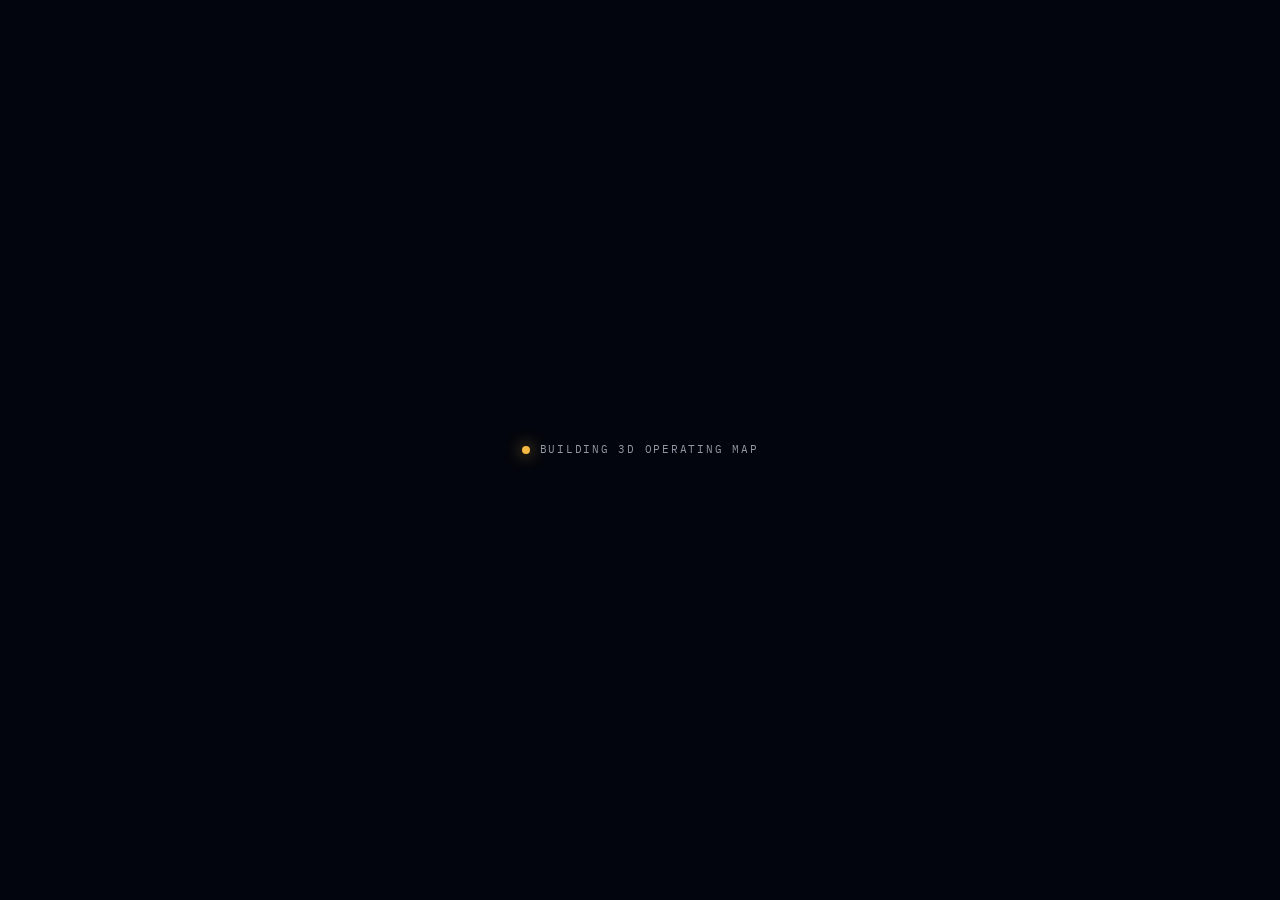
<file: knowledge-graph-3d.html>
<!doctype html>
<html lang="en">
<head>
<meta charset="utf-8" />
<meta name="viewport" content="width=device-width, initial-scale=1" />
<title>Oktavia Portfolio - 3D knowledge graph</title>
<meta name="description" content="A premium 3D operating map for the Oktavia Portfolio knowledge graph." />
<link rel="icon" href="data:," />

<link rel="preconnect" href="https://fonts.googleapis.com" />
<link rel="preconnect" href="https://fonts.gstatic.com" crossorigin />
<link href="https://fonts.googleapis.com/css2?family=IBM+Plex+Mono:wght@400;500&family=IBM+Plex+Sans:wght@300;400;500;600;700&family=Instrument+Serif:ital@0;1&display=swap" rel="stylesheet" />
<link rel="stylesheet" href="style.css" />

<!-- Fallback: the interactive map is an ES module whose top-level imports pull
     three.js and helpers from a CDN. A module top-level import failure cannot be
     caught from inside that module, so this classic (non-module) script is the
     catch-all. If the map has not booted within 8s (CDN blocked, slow network,
     WebGL unavailable), swap the stuck "Building" overlay for a readable message
     instead of a permanent blank canvas. A successful boot sets __kgBooted true. -->
<script>
  window.__kgBooted = false;
  setTimeout(function () {
    if (window.__kgBooted) return;
    var b = document.getElementById("kgBoot");
    if (!b) return;
    b.style.cursor = "default";
    b.innerHTML = "The 3D operating map could not load on this network. " +
      "Refresh on a stable connection, or continue with the deck and dashboard.";
  }, 8000);
</script>

<style>
  :root {
    --color-background: #04070f;
    --color-foreground: #f6f8fc;
    --color-muted-foreground: #9298a5;
    --kg-amber: #f4b942;
    --kg-teal: #5cd9b3;
    --kg-coral: #f97e63;
    --kg-purple: #8b7cf7;
    --kg-blue: #7cc4f7;
    --font-sans: "IBM Plex Sans", ui-sans-serif, system-ui, sans-serif;
    --font-display: "Instrument Serif", Georgia, serif;
    --font-mono: "IBM Plex Mono", ui-monospace, monospace;
  }

  html,
  body {
    height: 100%;
  }

  body {
    margin: 0;
    overflow: hidden;
    background:
      radial-gradient(circle at 50% 42%, rgb(244 185 66 / 0.055), transparent 52%),
      linear-gradient(180deg, #02050d 0%, #04070f 100%);
    color: var(--color-foreground);
    font-family: var(--font-sans);
  }

  #kg3d {
    position: fixed;
    inset: 0;
    z-index: 1;
    background:
      radial-gradient(circle at 50% 45%, rgb(244 185 66 / 0.06), transparent 50%),
      radial-gradient(circle at 36% 30%, rgb(244 185 66 / 0.045), transparent 34%),
      linear-gradient(180deg, #02050d, #04070f);
  }

  #kg3d canvas {
    display: block;
  }

  #kgBoot {
    position: fixed;
    inset: 0;
    z-index: 60;
    display: flex;
    align-items: center;
    justify-content: center;
    background: #02050d;
    color: var(--color-muted-foreground);
    font-family: var(--font-mono);
    font-size: 11px;
    letter-spacing: 0.16em;
    text-transform: uppercase;
    transition: opacity 600ms ease;
  }

  #kgBoot.hidden {
    opacity: 0;
    pointer-events: none;
  }

  .kg-boot-dot {
    width: 8px;
    height: 8px;
    margin-right: 10px;
    border-radius: 50%;
    background: var(--kg-amber);
    box-shadow: 0 0 16px rgb(244 185 66 / 0.9);
    animation: kgpulse 1.35s ease-in-out infinite;
  }

  @keyframes kgpulse {
    0%, 100% { opacity: 0.35; transform: scale(0.86); }
    50% { opacity: 1; transform: scale(1.08); }
  }

  .kg-glass {
    border: 1px solid rgb(255 255 255 / 0.1);
    border-radius: 14px;
    background:
      linear-gradient(180deg, rgb(255 255 255 / 0.05), rgb(255 255 255 / 0.022)),
      rgb(4 7 15 / 0.78);
    box-shadow: 0 22px 70px rgb(0 0 0 / 0.46), inset 0 1px 0 rgb(255 255 255 / 0.07);
    backdrop-filter: blur(18px) saturate(135%);
  }

  .kg-corner-tl {
    position: fixed;
    top: 18px;
    left: 18px;
    z-index: 30;
    width: 352px;
    max-width: calc(100vw - 36px);
  }

  .kg-brand {
    display: flex;
    align-items: center;
    gap: 12px;
    margin-bottom: 12px;
  }

  .kg-brand-mark {
    width: 38px;
    height: 38px;
    flex: none;
    border: 1px solid rgb(244 185 66 / 0.38);
    border-radius: 11px;
    background: rgb(244 185 66 / 0.1);
    color: var(--kg-amber);
    display: inline-flex;
    align-items: center;
    justify-content: center;
    box-shadow: 0 0 22px rgb(244 185 66 / 0.22);
  }

  .kg-eyebrow {
    margin: 0;
    color: var(--kg-amber);
    font-family: var(--font-mono);
    font-size: 10px;
    letter-spacing: 0.16em;
    text-transform: uppercase;
  }

  .kg-title {
    margin: 0;
    color: var(--color-foreground);
    font-family: var(--font-display);
    font-size: 23px;
    font-weight: 400;
    line-height: 1.05;
  }

  .kg-note {
    padding: 11px 13px;
    color: rgb(246 248 252 / 0.72);
    font-size: 12px;
    line-height: 1.45;
  }

  .kg-note strong {
    color: var(--kg-amber);
    font-weight: 600;
  }

  .kg-search {
    position: relative;
    margin-top: 10px;
  }

  .kg-search-input {
    width: 100%;
    height: 42px;
    box-sizing: border-box;
    border: 1px solid rgb(255 255 255 / 0.12);
    border-radius: 12px;
    outline: none;
    background: rgb(4 7 15 / 0.74);
    color: var(--color-foreground);
    font-family: var(--font-sans);
    font-size: 13px;
    padding: 0 36px 0 14px;
    transition: border-color 160ms ease, background 160ms ease, box-shadow 160ms ease;
  }

  .kg-search-input:focus {
    border-color: rgb(244 185 66 / 0.5);
    background: rgb(244 185 66 / 0.07);
    box-shadow: 0 0 0 3px rgb(244 185 66 / 0.1);
  }

  .kg-search-input::placeholder {
    color: var(--color-muted-foreground);
  }

  .kg-search-clear {
    position: absolute;
    top: 50%;
    right: 8px;
    display: none;
    width: 24px;
    height: 24px;
    border: 0;
    border-radius: 7px;
    background: rgb(255 255 255 / 0.06);
    color: var(--color-muted-foreground);
    cursor: pointer;
    transform: translateY(-50%);
  }

  .kg-search.has-query .kg-search-clear {
    display: inline-flex;
    align-items: center;
    justify-content: center;
  }

  .kg-search-results {
    position: absolute;
    top: calc(100% + 8px);
    left: 0;
    right: 0;
    display: none;
    max-height: 320px;
    overflow: auto;
    padding: 6px;
    border-radius: 14px;
  }

  .kg-search.open .kg-search-results {
    display: block;
  }

  .kg-search-hit {
    display: flex;
    align-items: center;
    gap: 10px;
    width: 100%;
    border: 0;
    border-radius: 9px;
    background: transparent;
    color: var(--color-foreground);
    padding: 8px 10px;
    text-align: left;
    cursor: pointer;
  }

  .kg-search-hit:hover,
  .kg-search-hit.kg-hit-active {
    background: rgb(244 185 66 / 0.1);
  }

  .kg-hit-swatch,
  .kg-conn-swatch,
  .kg-insp-swatch {
    width: 9px;
    height: 9px;
    flex: none;
    border-radius: 50%;
    background: var(--kind-color);
    box-shadow: 0 0 8px var(--kind-color);
  }

  .kg-hit-body,
  .kg-conn-body {
    min-width: 0;
  }

  .kg-hit-label,
  .kg-conn-label {
    display: block;
    overflow: hidden;
    color: var(--color-foreground);
    font-size: 13px;
    font-weight: 600;
    text-overflow: ellipsis;
    white-space: nowrap;
  }

  .kg-hit-meta,
  .kg-conn-rel {
    display: block;
    overflow: hidden;
    color: var(--color-muted-foreground);
    font-size: 10.5px;
    text-overflow: ellipsis;
    white-space: nowrap;
  }

  .kg-search-empty {
    padding: 13px 12px;
    color: var(--color-muted-foreground);
    font-size: 12px;
    line-height: 1.5;
  }

  .kg-corner-tr {
    position: fixed;
    top: 18px;
    right: 18px;
    z-index: 30;
    display: flex;
    flex-direction: column;
    align-items: flex-end;
    gap: 10px;
  }

  .kg-pill {
    display: inline-flex;
    align-items: center;
    gap: 7px;
    border: 1px solid rgb(244 185 66 / 0.32);
    border-radius: 999px;
    background: rgb(244 185 66 / 0.1);
    color: color-mix(in srgb, var(--kg-amber) 86%, white);
    font-family: var(--font-mono);
    font-size: 9px;
    letter-spacing: 0.12em;
    text-transform: uppercase;
    padding: 6px 11px;
  }

  .kg-pill-dot {
    width: 6px;
    height: 6px;
    border-radius: 50%;
    background: var(--kg-amber);
    box-shadow: 0 0 8px var(--kg-amber);
  }

  .kg-counts {
    display: flex;
    gap: 8px;
  }

  .kg-chip {
    display: inline-flex;
    align-items: center;
    gap: 8px;
    padding: 8px 12px;
    border-radius: 12px;
  }

  .kg-chip-swatch,
  .kg-legend-dot {
    width: 9px;
    height: 9px;
    border-radius: 50%;
    background: var(--kind-color);
    box-shadow: 0 0 9px var(--kind-color);
  }

  .kg-chip-text {
    line-height: 1.05;
  }

  .kg-chip-val {
    display: block;
    font-size: 16px;
    font-weight: 700;
  }

  .kg-chip-label {
    display: block;
    color: var(--color-muted-foreground);
    font-family: var(--font-mono);
    font-size: 8px;
    letter-spacing: 0.12em;
    text-transform: uppercase;
  }

  .kg-corner-bl {
    position: fixed;
    left: 18px;
    bottom: 18px;
    z-index: 30;
    display: flex;
    align-items: flex-end;
    gap: 10px;
  }

  .kg-legend {
    padding: 12px 14px;
  }

  .kg-legend-title {
    margin-bottom: 9px;
    color: var(--color-muted-foreground);
    font-family: var(--font-mono);
    font-size: 9px;
    letter-spacing: 0.14em;
    text-transform: uppercase;
  }

  .kg-legend-items {
    display: grid;
    grid-template-columns: 1fr 1fr;
    gap: 6px 16px;
  }

  .kg-legend-item {
    display: inline-flex;
    align-items: center;
    gap: 8px;
    border: 0;
    background: transparent;
    color: var(--color-foreground);
    font-family: var(--font-sans);
    font-size: 11.5px;
    white-space: nowrap;
    cursor: pointer;
    padding: 2px 0;
  }

  .kg-legend-item.off {
    opacity: 0.34;
  }

  .kg-controls {
    display: flex;
    flex-direction: column;
    gap: 7px;
  }

  .kg-icon-button {
    display: inline-flex;
    align-items: center;
    gap: 8px;
    height: 36px;
    padding: 0 12px;
    border: 1px solid rgb(255 255 255 / 0.1);
    border-radius: 10px;
    background: rgb(4 7 15 / 0.7);
    color: var(--color-muted-foreground);
    font-family: var(--font-mono);
    font-size: 9px;
    letter-spacing: 0.1em;
    text-transform: uppercase;
    cursor: pointer;
    white-space: nowrap;
    transition: border-color 160ms ease, background 160ms ease, color 160ms ease;
  }

  .kg-icon-button:hover {
    border-color: rgb(244 185 66 / 0.45);
    background: rgb(244 185 66 / 0.12);
    color: var(--color-foreground);
  }

  .kg-icon-button.kg-owner-hidden {
    display: none;
  }

  .kg-icon-button svg {
    width: 15px;
    height: 15px;
  }

  .kg-stage-readout {
    position: fixed;
    right: 18px;
    bottom: 18px;
    z-index: 30;
    width: 330px;
    max-width: calc(100vw - 36px);
    padding: 13px 14px;
    color: rgb(246 248 252 / 0.72);
    font-size: 12px;
    line-height: 1.45;
  }

  .kg-stage-readout span {
    color: var(--kg-amber);
    font-family: var(--font-mono);
    font-size: 9px;
    letter-spacing: 0.13em;
    text-transform: uppercase;
  }

  .kg-inspector {
    position: fixed;
    top: 18px;
    right: 18px;
    bottom: 18px;
    z-index: 40;
    width: 320px;
    max-width: calc(100vw - 36px);
    overflow-y: auto;
    padding: 18px;
    border-radius: 18px;
    transform: translateX(calc(100% + 26px));
    transition: transform 320ms cubic-bezier(0.22, 1, 0.36, 1);
  }

  .kg-inspector.open {
    transform: translateX(0);
  }

  @media (max-width: 1460px) { .kg-inspector { width: 300px; } }
  @media (max-width: 1280px) { .kg-inspector { width: 260px; } }

  .kg-insp-top {
    display: flex;
    align-items: center;
    justify-content: space-between;
    gap: 10px;
    margin-bottom: 14px;
  }

  .kg-insp-kind {
    display: inline-flex;
    align-items: center;
    gap: 8px;
    color: var(--kind-color);
    font-family: var(--font-mono);
    font-size: 10px;
    letter-spacing: 0.12em;
    text-transform: uppercase;
  }

  .kg-insp-close {
    width: 30px;
    height: 30px;
    border: 1px solid rgb(255 255 255 / 0.1);
    border-radius: 9px;
    background: rgb(255 255 255 / 0.05);
    color: var(--color-muted-foreground);
    cursor: pointer;
  }

  .kg-insp-name {
    margin-bottom: 6px;
    color: var(--color-foreground);
    font-family: var(--font-display);
    font-size: 26px;
    font-weight: 400;
    line-height: 1.1;
  }

  .kg-insp-subtitle {
    margin-bottom: 12px;
    color: color-mix(in srgb, var(--kg-amber) 72%, white);
    font-size: 13px;
  }

  .kg-insp-body {
    margin-bottom: 16px;
    color: var(--color-muted-foreground);
    font-size: 13px;
    line-height: 1.6;
  }

  .kg-insp-section-title {
    margin: 0 0 9px;
    color: var(--color-muted-foreground);
    font-family: var(--font-mono);
    font-size: 9px;
    letter-spacing: 0.14em;
    text-transform: uppercase;
  }

  .kg-conn-group {
    margin-bottom: 16px;
  }

  .kg-conn {
    display: flex;
    align-items: center;
    gap: 10px;
    width: 100%;
    margin-bottom: 6px;
    border: 1px solid rgb(255 255 255 / 0.08);
    border-radius: 11px;
    background: rgb(255 255 255 / 0.03);
    color: var(--color-foreground);
    padding: 9px 11px;
    text-align: left;
    cursor: pointer;
    transition: border-color 140ms ease, background 140ms ease;
  }

  .kg-conn:hover {
    border-color: rgb(244 185 66 / 0.4);
    background: rgb(244 185 66 / 0.08);
  }

  .kg-rail {
    margin-top: 10px;
    max-height: calc(100vh - 260px);
    overflow-y: auto;
    padding: 14px;
    border-radius: 14px;
  }
  .kg-rail-head {
    display: flex; align-items: center; justify-content: space-between;
    margin-bottom: 14px;
  }
  .kg-rail-head h3 {
    font-family: var(--font-display); font-size: 17px;
    color: var(--color-foreground); font-weight: 400;
  }
  .kg-reset {
    display: inline-flex; align-items: center; gap: 6px;
    border: 1px solid rgb(255 255 255 / 0.1); border-radius: 8px;
    background: rgb(255 255 255 / 0.045);
    color: var(--color-muted-foreground);
    font-family: var(--font-mono); font-size: 9px;
    letter-spacing: 0.08em; text-transform: uppercase;
    padding: 5px 9px; cursor: pointer;
    transition: border-color 160ms ease, color 160ms ease, background 160ms ease;
  }
  .kg-reset:hover {
    border-color: rgb(244 185 66 / 0.42);
    background: rgb(244 185 66 / 0.1);
    color: var(--color-foreground);
  }
  .kg-section { margin-bottom: 18px; }
  .kg-section-title {
    font-family: var(--font-mono); font-size: 9px;
    letter-spacing: 0.16em; text-transform: uppercase;
    color: var(--color-muted-foreground);
    margin-bottom: 9px;
  }
  .kg-disclosure {
    margin-bottom: 14px;
  }
  .kg-disclosure > summary {
    display: flex; align-items: center; justify-content: space-between;
    list-style: none; cursor: pointer; user-select: none;
  }
  .kg-disclosure > summary::-webkit-details-marker {
    display: none;
  }
  .kg-disclosure > summary::after {
    content: "+";
    font-family: var(--font-mono); font-size: 11px;
    color: var(--kg-amber);
  }
  .kg-disclosure[open] > summary::after {
    content: "-";
  }
  .kg-disclosure-body {
    margin-top: 10px;
  }
  .kg-advanced-block {
    margin-bottom: 14px;
  }
  .kg-advanced-block:last-child {
    margin-bottom: 0;
  }
  .kg-kind-toggle {
    display: flex; align-items: center; gap: 10px;
    width: 100%; text-align: left;
    border: 1px solid rgb(255 255 255 / 0.08);
    border-radius: 11px;
    background: rgb(255 255 255 / 0.03);
    color: var(--color-foreground);
    padding: 9px 11px; margin-bottom: 7px; cursor: pointer;
    transition: border-color 160ms ease, background 160ms ease, opacity 160ms ease;
  }
  .kg-kind-toggle .kg-kind-body { flex: 1; min-width: 0; }
  .kg-kind-toggle .kg-kind-name { font-size: 13px; font-weight: 600; }
  .kg-kind-toggle .kg-kind-count {
    font-family: var(--font-mono); font-size: 9px;
    color: var(--color-muted-foreground);
  }
  .kg-kind-toggle .kg-kind-swatch {
    width: 9px; height: 9px; border-radius: 50%;
    background: var(--kind-color); flex: none;
    box-shadow: 0 0 8px color-mix(in srgb, var(--kind-color) 60%, transparent);
  }
  .kg-kind-toggle[aria-pressed="false"] { opacity: 0.42; }
  .kg-kind-toggle.kg-kind-toggle-active {
    border-color: color-mix(in srgb, var(--kind-color) 48%, transparent);
    background: color-mix(in srgb, var(--kind-color) 12%, rgb(255 255 255 / 0.03));
  }
  .kg-lenses-compact {
    display: flex; flex-wrap: wrap; gap: 7px;
  }
  .kg-lens {
    display: inline-flex; align-items: center; gap: 6px; text-align: left;
    border: 1px solid rgb(255 255 255 / 0.08);
    border-radius: 999px;
    background: rgb(255 255 255 / 0.03);
    color: var(--color-foreground);
    padding: 7px 10px; cursor: pointer;
    transition: border-color 160ms ease, background 160ms ease;
  }
  .kg-lens .kg-lens-name { font-size: 12px; font-weight: 600; }
  .kg-lens.kg-lens-active {
    border-color: rgb(244 185 66 / 0.5);
    background: rgb(244 185 66 / 0.1);
  }
  .kg-slider-row { padding: 4px 2px 2px; }
  .kg-slider-label {
    display: flex; justify-content: space-between; align-items: baseline;
    font-size: 11px; color: var(--color-muted-foreground); margin-bottom: 7px;
  }
  .kg-slider-label b { color: var(--color-foreground); font-family: var(--font-mono); font-size: 12px; }
  .kg-slider {
    width: 100%; appearance: none; height: 4px; border-radius: 999px;
    background: rgb(255 255 255 / 0.12); outline: none; cursor: pointer;
  }
  .kg-slider::-webkit-slider-thumb {
    appearance: none; width: 16px; height: 16px; border-radius: 50%;
    background: var(--kg-amber); border: 2px solid #050810; cursor: pointer;
    box-shadow: 0 0 10px rgb(244 185 66 / 0.6);
  }
  .kg-slider::-moz-range-thumb {
    width: 16px; height: 16px; border-radius: 50%;
    background: var(--kg-amber); border: 2px solid #050810; cursor: pointer;
  }
  .kg-overlay-toggle {
    display: flex; align-items: center; justify-content: space-between; gap: 10px;
    width: 100%; text-align: left;
    border: 1px solid rgb(255 255 255 / 0.08);
    border-radius: 11px;
    background: rgb(255 255 255 / 0.03);
    color: var(--color-foreground);
    padding: 9px 11px; margin-bottom: 7px; cursor: pointer;
    transition: border-color 160ms ease, background 160ms ease;
  }
  .kg-overlay-toggle .kg-overlay-name { font-size: 12px; font-weight: 600; }
  .kg-overlay-switch {
    width: 34px; height: 18px; flex: none; border-radius: 999px;
    background: rgb(255 255 255 / 0.14); position: relative;
    transition: background 160ms ease;
  }
  .kg-overlay-switch::after {
    content: ""; position: absolute; top: 2px; left: 2px;
    width: 14px; height: 14px; border-radius: 50%;
    background: #cfd4dc; transition: transform 160ms ease, background 160ms ease;
  }
  .kg-overlay-toggle[aria-pressed="true"] .kg-overlay-switch { background: rgb(244 185 66 / 0.55); }
  .kg-overlay-toggle[aria-pressed="true"] .kg-overlay-switch::after { transform: translateX(16px); background: #050810; }
  .kg-insp-idle { padding: 4px 2px; }
  .kg-insp-idle-title {
    font-family: var(--font-display); font-size: 22px; color: var(--color-foreground);
    margin-bottom: 7px; line-height: 1.15;
  }
  .kg-insp-idle-prompt {
    margin: 0 0 14px;
    color: var(--color-muted-foreground);
    font-size: 12px;
    line-height: 1.45;
  }
  .kg-insp-idle-row {
    display: flex; align-items: center; justify-content: space-between;
    gap: 12px;
    padding: 10px 11px; margin-bottom: 7px;
    border: 1px solid rgb(255 255 255 / 0.08); border-radius: 11px;
    background: rgb(255 255 255 / 0.03); cursor: pointer;
    transition: border-color 160ms ease, background 160ms ease;
  }
  .kg-insp-idle-row:hover {
    border-color: rgb(244 185 66 / 0.4);
    background: rgb(244 185 66 / 0.08);
  }
  .kg-insp-idle-row-active {
    border-color: rgb(244 185 66 / 0.48);
    background: rgb(244 185 66 / 0.1);
  }
  .kg-insp-idle-copy {
    min-width: 0;
  }
  .kg-insp-idle-val {
    font-family: var(--font-mono); font-size: 16px; color: var(--kg-amber); font-weight: 700;
  }
  .kg-insp-idle-label {
    display: block; font-size: 12px; color: var(--color-foreground); font-weight: 600;
  }
  .kg-insp-idle-desc {
    display: block; margin-top: 2px;
    color: var(--color-muted-foreground);
    font-size: 10.5px; line-height: 1.35;
  }
  .kg-insp-idle-action {
    display: inline-flex; align-items: center; gap: 9px; flex: none;
  }
  .kg-insp-idle-chev {
    width: 18px; height: 18px; border-radius: 999px;
    display: inline-flex; align-items: center; justify-content: center;
    border: 1px solid rgb(255 255 255 / 0.1);
    color: var(--color-muted-foreground);
    font-family: var(--font-mono); font-size: 11px;
    transition: border-color 160ms ease, color 160ms ease, transform 160ms ease;
  }
  .kg-insp-idle-row:hover .kg-insp-idle-chev {
    border-color: rgb(244 185 66 / 0.45);
    color: var(--color-foreground);
    transform: translateX(2px);
  }
  .kg-empty-scope {
    display: none; align-items: center; justify-content: center; gap: 10px;
    position: fixed; inset: 0; z-index: 50; background: #02050d;
    color: var(--color-muted-foreground); font-size: 14px;
  }
  .kg-empty-scope.open { display: flex; }
  .kg-empty-scope button {
    border: 1px solid rgb(255 255 255 / 0.12); border-radius: 8px;
    background: rgb(255 255 255 / 0.05); color: var(--color-foreground);
    padding: 6px 12px; cursor: pointer;
  }

  @media (max-width: 720px) {
    .kg-corner-tr .kg-counts,
    .kg-corner-bl .kg-legend,
    .kg-stage-readout,
    .kg-rail {
      display: none;
    }
  }
</style>
</head>
<body>
<div id="kg3d"></div>
<div id="kgBoot"><span class="kg-boot-dot"></span>Building 3D operating map</div>

<div class="kg-corner-tl">
  <div class="kg-brand">
    <span class="kg-brand-mark" aria-hidden="true">
      <svg viewBox="0 0 24 24" width="20" height="20" fill="none" stroke="currentColor" stroke-width="2" stroke-linecap="round" stroke-linejoin="round"><line x1="6" y1="3" x2="6" y2="15"/><circle cx="18" cy="6" r="3"/><circle cx="6" cy="18" r="3"/><path d="M18 9a9 9 0 0 1-9 9"/></svg>
    </span>
    <div>
      <p class="kg-eyebrow">Oktavia knowledge graph</p>
      <h1 class="kg-title">Portfolio operating map, in 3D</h1>
    </div>
  </div>
  <div class="kg-note kg-glass">
    <strong>Value chain layout.</strong> AI colleagues, PortCos, value leaks, interventions, and playbooks are fixed left to right. Drag to rotate; hub size is true graph degree.
  </div>
  <div class="kg-search" id="kgSearch">
    <input id="kgSearchInput" class="kg-search-input" type="text" autocomplete="off" spellcheck="false"
           placeholder="Search PortCos, value leaks, agents, playbooks" />
    <button id="kgSearchClear" class="kg-search-clear" aria-label="Clear search">x</button>
    <div id="kgSearchResults" class="kg-search-results kg-glass" role="listbox"></div>
  </div>

  <aside class="kg-rail kg-glass" id="kgRail">
    <div class="kg-rail-head">
      <h3>Start here</h3>
      <button id="kgRailReset" class="kg-reset">
        <svg viewBox="0 0 24 24" width="12" height="12" fill="none" stroke="currentColor" stroke-width="2" stroke-linecap="round" stroke-linejoin="round"><path d="M3 12a9 9 0 1 0 3-6.7L3 8"/><path d="M3 3v5h5"/></svg>
        Clear filters
      </button>
    </div>
    <details class="kg-section kg-disclosure">
      <summary class="kg-section-title">Map controls</summary>
      <div class="kg-disclosure-body">
        <div class="kg-advanced-block">
          <div class="kg-section-title">Entity types</div>
          <div id="kgKindToggles"></div>
        </div>
        <div class="kg-advanced-block">
          <div class="kg-section-title">Lens filters</div>
          <div id="kgLenses" class="kg-lenses-compact"></div>
        </div>
        <div class="kg-advanced-block">
          <div class="kg-section-title">Declutter</div>
          <div class="kg-slider-row">
            <div class="kg-slider-label"><span>Minimum importance</span><b id="kgImportanceVal">0</b></div>
            <input id="kgImportance" class="kg-slider" type="range" min="0" max="16" step="1" value="0" />
          </div>
        </div>
        <div class="kg-advanced-block">
          <div class="kg-section-title">Evidence overlays</div>
          <button id="kgProvenance" class="kg-overlay-toggle" aria-pressed="true">
            <span class="kg-overlay-name">Show where this came from</span>
            <span class="kg-overlay-switch" aria-hidden="true"></span>
          </button>
          <button id="kgMoney" class="kg-overlay-toggle" aria-pressed="true">
            <span class="kg-overlay-name">Show money impact</span>
            <span class="kg-overlay-switch" aria-hidden="true"></span>
          </button>
        </div>
      </div>
    </details>
  </aside>
</div>

<div class="kg-corner-tr">
  <span class="kg-pill"><span class="kg-pill-dot"></span>HDR bloom gated</span>
  <div class="kg-counts" id="kgCounts"></div>
</div>

<div class="kg-corner-bl">
  <div class="kg-controls">
    <button class="kg-icon-button" id="kgReset" title="Reset view">
      <svg viewBox="0 0 24 24" fill="none" stroke="currentColor" stroke-width="2" stroke-linecap="round" stroke-linejoin="round"><path d="M3 12a9 9 0 1 0 3-6.7L3 8"/><path d="M3 3v5h5"/></svg>
      Reset view
    </button>
    <button class="kg-icon-button" id="kgRotate" title="Toggle auto-rotate">
      <svg viewBox="0 0 24 24" fill="none" stroke="currentColor" stroke-width="2" stroke-linecap="round" stroke-linejoin="round"><path d="M21 12a9 9 0 1 1-9-9"/><polyline points="21 3 21 9 15 9"/></svg>
      <span id="kgRotateLabel">Pause spin</span>
    </button>
  </div>
</div>

<div class="kg-stage-readout kg-glass">
  <span>Focused value path</span><br />
  Click any node to dim context, open the inspector, and stream amber flow particles along the directed value-chain path only.
</div>

<div class="kg-empty-scope" id="kgEmptyScope"><span>No nodes match the current filters.</span><button id="kgEmptyReset">Clear filters</button></div>
<aside class="kg-inspector kg-glass" id="kgInspector"></aside>

<script type="module">
import * as THREE from "https://esm.sh/three@0.184.0";
import { OrbitControls } from "https://esm.sh/three@0.184.0/examples/jsm/controls/OrbitControls.js?deps=three@0.184.0";
import {
  EffectComposer,
  EffectPass,
  KernelSize,
  NoiseEffect,
  RenderPass,
  ToneMappingEffect,
  ToneMappingMode,
  SelectiveBloomEffect,
  VignetteEffect,
  BlendFunction,
} from "https://esm.sh/postprocessing@6.38.2?deps=three@0.184.0";
import { Text } from "https://esm.sh/troika-three-text@0.52.4?deps=three@0.184.0";
import { DEMO_GRAPH, KIND_COLORS, KIND_LABELS, NODE_KIND_ORDER } from "./kg3d-fixture.js";

const container = document.getElementById("kg3d");
const boot = document.getElementById("kgBoot");
const railEl = document.getElementById("kgRail");
const countsEl = document.getElementById("kgCounts");
const legendEl = document.getElementById("kgLegend");
const rotateLabel = document.getElementById("kgRotateLabel");
const resetBtn = document.getElementById("kgReset");
const rotateBtn = document.getElementById("kgRotate");
const searchEl = document.getElementById("kgSearch");
const searchInput = document.getElementById("kgSearchInput");
const searchClear = document.getElementById("kgSearchClear");
const searchResults = document.getElementById("kgSearchResults");
const inspectorEl = document.getElementById("kgInspector");

const byId = new Map(DEMO_GRAPH.nodes.map((node) => [node.id, node]));
const linkPairs = DEMO_GRAPH.links.map((link, index) => [byId.get(link.source), byId.get(link.target), link, index]).filter(([source, target]) => source && target);
const adjacency = buildAdjacency();
const incident = buildIncident();
const nodeRender = new Map();
const hiddenKinds = new Set();
const SHOW_FLOOR = false;
const STAGE_DEFS = [
  { kind: "agent", label: "AI colleagues", x: -340 },
  { kind: "portco", label: "PortCos", x: -150 },
  { kind: "bottleneck", label: "Value leaks", x: 40 },
  { kind: "intervention", label: "Interventions", x: 210 },
  { kind: "playbook", label: "Reusable playbooks", x: 380 },
];
const STAGE_DIVIDER_X = [-245, -55, 125, 295];
const STAGE_EYEBROW_FONT = "https://fonts.gstatic.com/s/ibmplexmono/v20/-F6qfjptAgt5VM-kVkqdyU8n3twJ8lc.ttf";
const STAGE_NAME_FONT = "https://fonts.gstatic.com/s/instrumentserif/v5/jizBRFtNs2ka5fXjeivQ4LroWlx-2zI.ttf";
const raycaster = new THREE.Raycaster();
const pointer = new THREE.Vector2();
const tempObject = new THREE.Object3D();
let hoverId = null;
let selectedId = null;
let currentFocusSet = null;
let currentPathLinks = [];
let searchIndex = -1;
let searchList = [];
const graphCenter = computeCenter(DEMO_GRAPH.nodes);
const LENS_SHIFT_RAIL_RATIO = 0.091;
const LENS_SHIFT_MAX_PX = 160;
let lensShiftPx = 0;

const ALL_KINDS = NODE_KIND_ORDER.slice();
const filters = {
  activeKinds: new Set(ALL_KINDS),
  activeLenses: new Set(),
  importanceCut: 0,
  showProvenance: true,
  showMoneyImpact: true,
};
let scopeSet = null;

function syncHiddenKinds() {
  hiddenKinds.clear();
  for (const kind of ALL_KINDS) {
    if (!filters.activeKinds.has(kind)) hiddenKinds.add(kind);
  }
}
const renderer = new THREE.WebGLRenderer({
  antialias: true,
  alpha: false,
  depth: true,
  stencil: false,
  powerPreference: "high-performance",
});

renderer.setSize(window.innerWidth, window.innerHeight);
renderer.setPixelRatio(Math.min(window.devicePixelRatio || 1, 2));
renderer.outputColorSpace = THREE.SRGBColorSpace;
renderer.toneMapping = THREE.NoToneMapping;
container.appendChild(renderer.domElement);

const scene = new THREE.Scene();
scene.background = new THREE.Color(0x02050d);
scene.fog = new THREE.FogExp2(0x0a0905, 0.0009);

const camera = new THREE.PerspectiveCamera(38, window.innerWidth / window.innerHeight, 0.1, 1800);
const controls = new OrbitControls(camera, renderer.domElement);
controls.enableDamping = true;
controls.dampingFactor = 0.08;
controls.enablePan = true;
controls.screenSpacePanning = true;
controls.panSpeed = 0.8;
controls.zoomSpeed = 0.9;
// Standard 3D-viewer mouse map: left drag orbits, right drag pans, middle drag and wheel dolly.
controls.mouseButtons = { LEFT: THREE.MOUSE.ROTATE, MIDDLE: THREE.MOUSE.DOLLY, RIGHT: THREE.MOUSE.PAN };
controls.touches = { ONE: THREE.TOUCH.ROTATE, TWO: THREE.TOUCH.DOLLY_PAN };
controls.minDistance = 120;
controls.maxDistance = 2200;
controls.minPolarAngle = 0.25;
controls.maxPolarAngle = Math.PI * 0.62;
controls.target.set(graphCenter.x, graphCenter.y, graphCenter.z);
controls.autoRotate = false;
controls.autoRotateSpeed = 0.75; // calm but visibly moving overview spin
applyLensShift();

scene.add(new THREE.AmbientLight(0xa89878, 0.18));
const key = new THREE.DirectionalLight(0xfff1c8, 1.2);
key.position.set(-260, 240, 320);
scene.add(key);
const rim = new THREE.DirectionalLight(0xffe8b0, 0.55);
rim.position.set(340, 120, -280);
scene.add(rim);

let segmentClouds = null;
let lastSegmentCloudTime = 0;

const atmosphereGlow = createAtmosphereSprite();
const { nodeMesh, nodeGlowGroup } = createInstancedNodes();
const edgeLines = createEdges();
const labelGroup = createLabels();
const flowParticles = createFlowParticles();
const selectionRing = createSelectionRing();
const stageZones = createStageZones();
const stageLabels = createStageLabels();
scene.add(atmosphereGlow);
scene.add(createLaneGuides());
scene.add(stageZones);
scene.add(stageLabels);
scene.add(edgeLines);
scene.add(nodeGlowGroup);
scene.add(nodeMesh);
scene.add(labelGroup);
scene.add(flowParticles);
scene.add(selectionRing);

segmentClouds = createSegmentClouds();
scene.add(segmentClouds);

const composer = new EffectComposer(renderer, { frameBufferType: THREE.HalfFloatType });
composer.addPass(new RenderPass(scene, camera));
const bloom = new SelectiveBloomEffect(scene, camera, {
  mipmapBlur: true,
  luminanceThreshold: 0.18,
  luminanceSmoothing: 0.05,
  intensity: 0.22,
  radius: 0.75,
  kernelSize: KernelSize.MEDIUM,
});
bloom.selection.add(nodeMesh);
bloom.ignoreBackground = true;
const tone = new ToneMappingEffect({
  mode: ToneMappingMode.ACES_FILMIC,
  resolution: 256,
  whitePoint: 16,
  middleGrey: 0.6,
  minLuminance: 0.01,
  averageLuminance: 1,
  adaptationRate: 1,
});
const vignette = new VignetteEffect({ darkness: 0.48, offset: 0.45 });
const noise = new NoiseEffect({ blendFunction: BlendFunction.SOFT_LIGHT, premultiply: false });
noise.blendMode.opacity.value = 0.035;
composer.addPass(new EffectPass(camera, bloom, tone, vignette, noise));

let autoRotate = true;
let pausedUntil = 0;
let frameCount = 0;
let lastFrameTime = performance.now();

/* ---------- ported 2D helpers ---------- */
const LENSES = [
  { id: "at_risk", name: "At-risk PortCos", desc: "Problems, blocked work, and degraded signals." },
  { id: "open_leaks", name: "Open value leaks", desc: "Bottlenecks and active interventions." },
  { id: "approved", name: "Approved work", desc: "Plans ready or already in flight." },
  { id: "reuse", name: "Cross-portfolio reuse", desc: "Playbooks and comparable wins." },
  { id: "awaiting", name: "Awaiting owner", desc: "Work waiting on a human or PortCo response." },
];
const MONEY_REL = /saving|uplift|margin|pricing|cost|revenue|aggregation|value|ebitda/i;
const PROV_REL = /source|uses|trained|derived|cited|proven|playbook/i;

function nodeText(node) {
  return [node.label, node.subtitle || "", node.body || "", node.kind, node.id].join(" ").toLowerCase();
}
function incidentLabels(node, links) {
  const out = [];
  for (const link of links) {
    const s = typeof link.source === "string" ? link.source : link.source.id;
    const t = typeof link.target === "string" ? link.target : link.target.id;
    if (s === node.id || t === node.id) out.push((link.label || "").toLowerCase());
  }
  return out.join(" ");
}
function nodeMatchesLens(node, lens, links) {
  const text = nodeText(node);
  const rel = incidentLabels(node, links);
  const hay = text + " " + rel;
  switch (lens) {
    case "at_risk":
      return node.kind === "bottleneck" || /risk|drift|blocked|degradation|high|leak|margin|churn/i.test(hay);
    case "open_leaks":
      return node.kind === "bottleneck" || (node.kind === "intervention" && /proposed|approved|in[_ -]?flight|awaiting/i.test(hay));
    case "approved":
      return node.kind === "intervention" && /approved|in[_ -]?flight/i.test(hay);
    case "reuse":
      return node.kind === "playbook" || /portfolio|reuse|proven|match|aggregation|cross/i.test(hay);
    case "awaiting":
      return /awaiting|owner|approval|human|response|gate|waiting/i.test(hay);
    default:
      return false;
  }
}
function countByKind(nodes) {
  const c = { agent: 0, portco: 0, playbook: 0, intervention: 0, bottleneck: 0 };
  for (const n of nodes) c[n.kind] = (c[n.kind] || 0) + 1;
  return c;
}
function summarizeGraph(data) {
  let attention = 0, active = 0, reusable = 0, awaiting = 0;
  for (const n of data.nodes) {
    if (nodeMatchesLens(n, "at_risk", data.links)) attention += 1;
    if (n.kind === "intervention" && /approved|in[_ -]?flight|proposed/i.test(nodeText(n))) active += 1;
    if (n.kind === "playbook" || nodeMatchesLens(n, "reuse", data.links)) reusable += 1;
    if (nodeMatchesLens(n, "awaiting", data.links)) awaiting += 1;
  }
  return { attentionNodes: attention, activeInterventions: active, reusablePlaybooks: reusable, awaitingOwners: awaiting };
}

/* ---------- scope / filter funnel ---------- */
function computeScope() {
  const hasLens = filters.activeLenses.size > 0;
  if (!hasLens && filters.importanceCut === 0) return null;

  const byId = new Map(DEMO_GRAPH.nodes.map((n) => [n.id, n]));
  const kindOk = (n) => filters.activeKinds.has(n.kind) && (n.val || 0) >= filters.importanceCut;

  const included = new Set();
  for (const n of DEMO_GRAPH.nodes) {
    if (kindOk(n)) included.add(n.id);
  }

  if (hasLens) {
    const seed = new Set();
    for (const n of DEMO_GRAPH.nodes) {
      let match = false;
      for (const lens of filters.activeLenses) {
        if (nodeMatchesLens(n, lens, DEMO_GRAPH.links)) { match = true; break; }
      }
      if (match) seed.add(n.id);
    }
    // restrict to seed, still gated by kind+importance
    for (const id of included) {
      if (!seed.has(id)) included.delete(id);
    }
    // one-hop expansion
    for (const link of DEMO_GRAPH.links) {
      const s = typeof link.source === "string" ? link.source : link.source.id;
      const t = typeof link.target === "string" ? link.target : link.target.id;
      const src = byId.get(s), tgt = byId.get(t);
      if (included.has(s) && src && kindOk(tgt)) included.add(t);
      if (included.has(t) && tgt && kindOk(src)) included.add(s);
    }
  }

  // force-include selected + neighbors
  if (selectedId && byId.has(selectedId)) {
    included.add(selectedId);
    for (const link of DEMO_GRAPH.links) {
      const s = typeof link.source === "string" ? link.source : link.source.id;
      const t = typeof link.target === "string" ? link.target : link.target.id;
      if (s === selectedId && byId.has(t)) included.add(t);
      if (t === selectedId && byId.has(s)) included.add(s);
    }
  }

  return included;
}

function applyFilters() {
  syncHiddenKinds();
  scopeSet = computeScope();
  renderRail();
  renderInspectorIdle();
  applyVisualState();
  const emptyScope = (scopeSet && scopeSet.size === 0) || hiddenKinds.size === ALL_KINDS.length;
  document.getElementById("kgEmptyScope").classList.toggle("open", emptyScope);
}

/* ---------- rail renderer ---------- */
function renderRail() {
  const totalByKind = countByKind(DEMO_GRAPH.nodes);
  const visibleByKind = countByKind(DEMO_GRAPH.nodes.filter((n) => {
    if (!filters.activeKinds.has(n.kind)) return false;
    if (scopeSet && !scopeSet.has(n.id)) return false;
    return true;
  }));

  const kindToggles = document.getElementById("kgKindToggles");
  kindToggles.innerHTML = NODE_KIND_ORDER.map((kind) => {
    const active = filters.activeKinds.has(kind);
    return `<button type="button" class="kg-kind-toggle ${active ? "kg-kind-toggle-active" : ""}" data-kind="${kind}" aria-pressed="${active}" style="--kind-color:${KIND_COLORS[kind]}">` +
      `<span class="kg-kind-swatch"></span>` +
      `<span class="kg-kind-body"><span class="kg-kind-name">${KIND_LABELS[kind]}</span>` +
      `<span class="kg-kind-count">${visibleByKind[kind] || 0} / ${totalByKind[kind] || 0}</span></span></button>`;
  }).join("");
  kindToggles.querySelectorAll(".kg-kind-toggle").forEach((btn) => {
    btn.addEventListener("click", () => {
      const kind = btn.getAttribute("data-kind");
      if (filters.activeKinds.has(kind)) filters.activeKinds.delete(kind);
      else filters.activeKinds.add(kind);
      applyFilters();
    });
  });

  const lensesEl = document.getElementById("kgLenses");
  lensesEl.innerHTML = LENSES.map((lens) => {
    const active = filters.activeLenses.has(lens.id);
    return `<button type="button" class="kg-lens ${active ? "kg-lens-active" : ""}" data-lens="${lens.id}" aria-pressed="${active}" title="${escapeHtml(lens.desc)}">` +
      `<span class="kg-lens-name">${escapeHtml(lens.name)}</span></button>`;
  }).join("");
  lensesEl.querySelectorAll(".kg-lens").forEach((btn) => {
    btn.addEventListener("click", () => {
      const id = btn.getAttribute("data-lens");
      if (filters.activeLenses.has(id)) filters.activeLenses.delete(id);
      else filters.activeLenses.add(id);
      applyFilters();
    });
  });

  document.getElementById("kgImportanceVal").textContent = filters.importanceCut;
}

function lensNodeCount(lensId) {
  let count = 0;
  for (const node of DEMO_GRAPH.nodes) {
    if (nodeMatchesLens(node, lensId, DEMO_GRAPH.links)) count += 1;
  }
  return count;
}

/* ---------- idle inspector ---------- */
function renderInspectorIdle() {
  if (selectedId) return;
  const lensRows = LENSES.map((lens) => {
    const active = filters.activeLenses.has(lens.id);
    return `<div class="kg-insp-idle-row ${active ? "kg-insp-idle-row-active" : ""}" data-lens="${lens.id}">` +
      `<span class="kg-insp-idle-copy"><span class="kg-insp-idle-label">${escapeHtml(lens.name)}</span>` +
      `<span class="kg-insp-idle-desc">${escapeHtml(lens.desc)}</span></span>` +
      `<span class="kg-insp-idle-action"><span class="kg-insp-idle-val">${lensNodeCount(lens.id)}</span>` +
      `<span class="kg-insp-idle-chev" aria-hidden="true">&gt;</span></span></div>`;
  }).join("");
  inspectorEl.innerHTML =
    `<div class="kg-insp-idle">` +
    `<div class="kg-insp-idle-title">Today's operating picture</div>` +
    `<p class="kg-insp-idle-prompt">Click any cluster to see the money story.</p>` +
    lensRows +
    `</div>`;
  inspectorEl.classList.add("open");
  inspectorEl.querySelectorAll(".kg-insp-idle-row").forEach((row) => {
    row.addEventListener("click", () => {
      const lens = row.getAttribute("data-lens");
      if (lens) {
        const wasActive = filters.activeLenses.has(lens);
        filters.activeLenses.clear();
        if (!wasActive) filters.activeLenses.add(lens);
        applyFilters();
      }
    });
  });
}

frameOverview(0);
applyFilters();
renderInspectorIdle();
boot.classList.add("hidden");
window.__kgBooted = true;
animate();

controls.addEventListener("start", pauseSpin);
controls.addEventListener("change", () => {
  pausedUntil = Math.max(pausedUntil, performance.now() + 180);
});
controls.addEventListener("end", () => {
  pausedUntil = performance.now() + 2200;
});
let pointerDownAt = null;
renderer.domElement.addEventListener("pointerdown", (e) => {
  if (e.button !== 0) { pointerDownAt = null; return; } // only left arms click-to-select; right pans, middle dollies
  pointerDownAt = { x: e.clientX, y: e.clientY };
});
renderer.domElement.addEventListener("pointermove", onPointerMove);
renderer.domElement.addEventListener("pointerleave", () => setHover(null));
renderer.domElement.addEventListener("click", onCanvasClick);

resetBtn.addEventListener("click", () => {
  clearSelection();
  filters.activeKinds = new Set(ALL_KINDS);
  filters.activeLenses.clear();
  filters.importanceCut = 0;
  filters.showProvenance = true;
  filters.showMoneyImpact = true;
  document.getElementById("kgImportance").value = 0;
  document.getElementById("kgProvenance").setAttribute("aria-pressed", "true");
  document.getElementById("kgMoney").setAttribute("aria-pressed", "true");
  applyFilters();
  frameOverview(900);
  pauseSpin();
});
rotateBtn.addEventListener("click", () => {
  autoRotate = !autoRotate;
  rotateLabel.textContent = autoRotate ? "Pause spin" : "Resume spin";
});

// rail controls
document.getElementById("kgImportance").addEventListener("input", (e) => {
  filters.importanceCut = Number(e.target.value);
  applyFilters();
});
document.getElementById("kgProvenance").addEventListener("click", (e) => {
  filters.showProvenance = !filters.showProvenance;
  e.currentTarget.setAttribute("aria-pressed", String(filters.showProvenance));
  applyFilters();
});
document.getElementById("kgMoney").addEventListener("click", (e) => {
  filters.showMoneyImpact = !filters.showMoneyImpact;
  e.currentTarget.setAttribute("aria-pressed", String(filters.showMoneyImpact));
  applyFilters();
});
document.getElementById("kgRailReset").addEventListener("click", () => {
  filters.activeKinds = new Set(ALL_KINDS);
  filters.activeLenses.clear();
  filters.importanceCut = 0;
  filters.showProvenance = true;
  filters.showMoneyImpact = true;
  document.getElementById("kgImportance").value = 0;
  document.getElementById("kgProvenance").setAttribute("aria-pressed", "true");
  document.getElementById("kgMoney").setAttribute("aria-pressed", "true");
  applyFilters();
});
document.getElementById("kgEmptyReset").addEventListener("click", () => {
  filters.activeKinds = new Set(ALL_KINDS);
  filters.activeLenses.clear();
  filters.importanceCut = 0;
  filters.showProvenance = true;
  filters.showMoneyImpact = true;
  document.getElementById("kgImportance").value = 0;
  document.getElementById("kgProvenance").setAttribute("aria-pressed", "true");
  document.getElementById("kgMoney").setAttribute("aria-pressed", "true");
  applyFilters();
});

searchInput.addEventListener("input", renderSearch);
searchInput.addEventListener("focus", renderSearch);
searchInput.addEventListener("keydown", onSearchKeydown);
searchClear.addEventListener("click", () => {
  searchInput.value = "";
  renderSearch();
  searchInput.focus();
});
document.addEventListener("click", (event) => {
  if (!searchEl.contains(event.target)) closeSearch();
});
document.addEventListener("keydown", (event) => {
  if (event.key === "Escape") {
    closeSearch();
    clearSelection();
  }
});
window.addEventListener("resize", onResize);

window.__kg = {
  scene,
  camera,
  renderer,
  composer,
  nodes: DEMO_GRAPH.nodes,
  links: DEMO_GRAPH.links,
  state: () => ({
    autoRotate,
    frameCount,
    camera: camera.position.toArray(),
    target: controls.target.toArray(),
    exposure: renderer.toneMappingExposure,
    lensShiftPx,
    bloomThreshold: bloom.luminanceMaterial?.threshold ?? 0.95,
    visibleLabels: labelGroup.children.filter((label) => label.visible).length,
    hoverId,
    selectedId,
    hiddenKinds: [...hiddenKinds],
    focusedLinks: currentPathLinks.length,
  }),
  frameOverview: (ms = 0) => frameOverview(ms),
  frameHalcyon: (ms = 0) => selectNode("portco:halcyon", ms),
  select: (id) => selectNode(id, 800),
  clear: () => clearSelection(),
  setHover: (id) => setHover(id),
  tick: (ms = 16) => renderFrame(performance.now() + ms),
  settle: (frames = 40, stepMs = 16) => {
    for (let i = 0; i < frames; i += 1) renderFrame(performance.now() + i * stepMs);
  },
};

function createInstancedNodes() {
  const geometry = new THREE.SphereGeometry(1, 36, 20);
  const baseColors = new Float32Array(geometry.attributes.position.count * 3);
  baseColors.fill(1);
  geometry.setAttribute("color", new THREE.Float32BufferAttribute(baseColors, 3));
  const material = new THREE.MeshBasicMaterial({
    color: 0xffffff,
    vertexColors: true,
    transparent: false,
    depthTest: true,
    depthWrite: true,
    toneMapped: false,
  });
  material.onBeforeCompile = (shader) => {
    shader.vertexShader = shader.vertexShader
      .replace(
        "#include <common>",
        `#include <common>
varying vec3 vKgWorldNormal;
varying vec3 vKgWorldPosition;`,
      )
      .replace(
        "#include <begin_vertex>",
        `#include <begin_vertex>
vec4 kgWorldPosition = modelMatrix * vec4(transformed, 1.0);
vec3 kgObjectNormal = normal;
#ifdef USE_INSTANCING
  kgWorldPosition = modelMatrix * instanceMatrix * vec4(transformed, 1.0);
  kgObjectNormal = mat3(instanceMatrix) * normal;
#endif
vKgWorldPosition = kgWorldPosition.xyz;
vKgWorldNormal = normalize(mat3(modelMatrix) * kgObjectNormal);`,
      );
    shader.fragmentShader = shader.fragmentShader
      .replace(
        "#include <common>",
        `#include <common>
varying vec3 vKgWorldNormal;
varying vec3 vKgWorldPosition;`,
      )
      .replace(
        "#include <color_fragment>",
        `#include <color_fragment>
vec3 kgNormal = normalize(vKgWorldNormal);
vec3 kgViewDir = normalize(cameraPosition - vKgWorldPosition);
float kgFacing = clamp(dot(kgNormal, kgViewDir), 0.0, 1.0);
float kgCore = pow(kgFacing, 7.0);
float kgRim = pow(1.0 - kgFacing, 3.1);
float kgHotCore = max(max(max(diffuseColor.r, diffuseColor.g), diffuseColor.b), 0.78);
vec3 kgCoreTint = vec3(1.0, 0.95, 0.85) * kgHotCore;
diffuseColor.rgb = mix(diffuseColor.rgb, kgCoreTint, kgCore * 0.46);
diffuseColor.rgb *= 1.0 - kgRim * 0.06;`,
      );
  };
  material.customProgramCacheKey = () => "kg-node-fresnel-v2";

  const mesh = new THREE.InstancedMesh(geometry, material, DEMO_GRAPH.nodes.length);
  mesh.instanceMatrix.setUsage(THREE.DynamicDrawUsage);
  mesh.castShadow = false;
  mesh.receiveShadow = false;
  mesh.frustumCulled = false;
  mesh.renderOrder = 2;
  const glowTexture = createNodeGlowTexture();
  const glowGroup = new THREE.Group();
  glowGroup.renderOrder = 1;
  const dummy = new THREE.Object3D();
  DEMO_GRAPH.nodes.forEach((node, index) => {
    const radius = node.radius * (node.kind === "portco" ? 1.18 : 1.0) * magnitudeScale(node);
    const color = new THREE.Color(KIND_COLORS[node.kind]).multiplyScalar(emissiveIntensity(node));
    const glowMaterial = new THREE.SpriteMaterial({
      color: new THREE.Color(KIND_COLORS[node.kind]),
      map: glowTexture,
      transparent: true,
      opacity: 0.42,
      depthTest: false,
      depthWrite: false,
      blending: THREE.AdditiveBlending,
      toneMapped: false,
    });
    const glow = new THREE.Sprite(glowMaterial);
    glow.position.set(node.x, node.y, node.z);
    glow.scale.setScalar(radius * 4.2);
    glow.frustumCulled = false;
    glow.renderOrder = 1;
    glowGroup.add(glow);
    dummy.position.set(node.x, node.y, node.z);
    dummy.scale.setScalar(radius);
    dummy.updateMatrix();
    mesh.setMatrixAt(index, dummy.matrix);
    mesh.setColorAt(index, color);
    nodeRender.set(node.id, {
      index,
      radius,
      color,
      glowSize: radius * (node.kind === "portco" ? 3.0 : node.hub ? 3.45 : 3.8),
      glowPhase: index * 1.61803398875,
      glow,
      position: new THREE.Vector3(node.x, node.y, node.z),
    });
  });
  mesh.instanceMatrix.needsUpdate = true;
  mesh.instanceColor.needsUpdate = true;
  return { nodeMesh: mesh, nodeGlowGroup: glowGroup };
}

function createRadialTexture(stops, size = 256) {
  const canvas = document.createElement("canvas");
  canvas.width = size;
  canvas.height = size;
  const ctx = canvas.getContext("2d");
  const center = size / 2;
  const gradient = ctx.createRadialGradient(center, center, 0, center, center, center);
  for (const [offset, color] of stops) gradient.addColorStop(offset, color);
  ctx.fillStyle = gradient;
  ctx.fillRect(0, 0, size, size);
  const texture = new THREE.CanvasTexture(canvas);
  texture.colorSpace = THREE.SRGBColorSpace;
  texture.needsUpdate = true;
  return texture;
}

function createNodeGlowTexture() {
  return createRadialTexture([
    [0, "rgba(255, 255, 255, 0.94)"],
    [0.18, "rgba(255, 248, 226, 0.58)"],
    [0.58, "rgba(255, 255, 255, 0.16)"],
    [1, "rgba(255, 255, 255, 0)"],
  ]);
}

// Shared zone tints, one per stage, luminance-clamped to match the clouds.
function zoneTint(kind) {
  const c = new THREE.Color(KIND_COLORS[kind]);
  const hsl = { h: 0, s: 0, l: 0 };
  c.getHSL(hsl);
  c.setHSL(hsl.h, 0.55, 0.56);
  return c;
}

function createAtmosphereSprite() {
  const material = new THREE.SpriteMaterial({
    map: createRadialTexture([
      [0, "rgba(244, 185, 66, 0.05)"],
      [0.45, "rgba(244, 185, 66, 0.02)"],
      [1, "rgba(244, 185, 66, 0)"],
    ], 512),
    blending: THREE.AdditiveBlending,
    depthWrite: false,
    depthTest: false,
    transparent: true,
    toneMapped: false,
  });
  const sprite = new THREE.Sprite(material);
  sprite.position.set(graphCenter.x, graphCenter.y - 8, graphCenter.z - 24);
  sprite.scale.set(1700, 1280, 1);
  sprite.frustumCulled = false;
  sprite.renderOrder = -1;
  sprite.userData.baseY = sprite.position.y;
  return sprite;
}

function createSegmentClouds() {
  const group = new THREE.Group();
  group.name = "segmentClouds";

  const CLOUD_SPECS = [
    { kind: "agent",        pos: [-332, -12, -161], scale: 400, lerp: 0.00 },
    { kind: "portco",       pos: [-147,  23,  -22], scale: 560, lerp: 0.00 },
    { kind: "bottleneck",   pos: [  41, -46,   61], scale: 320, lerp: 0.00 },
    { kind: "intervention", pos: [ 205, -25,  -90], scale: 420, lerp: 0.00 },
    { kind: "playbook",     pos: [ 366,   9,  102], scale: 520, lerp: 0.00 },
  ];

  const HOVER_ALPHA = 0.16;
  const REST_ALPHA = 0.06;

  for (const spec of CLOUD_SPECS) {
    const tint = new THREE.Color(KIND_COLORS[spec.kind]);
    const hsl = { h: 0, s: 0, l: 0 };
    tint.getHSL(hsl);
    tint.setHSL(hsl.h, 0.55, 0.56);
    tint.lerp(new THREE.Color(0xf4b942), spec.lerp);
    const r = Math.round(tint.r * 255);
    const g = Math.round(tint.g * 255);
    const b = Math.round(tint.b * 255);

    const material = new THREE.SpriteMaterial({
      map: createRadialTexture([
        [0,    `rgba(${r},${g},${b}, ${HOVER_ALPHA * 1.1})`],
        [0.22, `rgba(${r},${g},${b}, ${HOVER_ALPHA * 0.7})`],
        [0.50, `rgba(${r},${g},${b}, ${HOVER_ALPHA * 0.28})`],
        [0.78, `rgba(${r},${g},${b}, ${HOVER_ALPHA * 0.08})`],
        [1,    `rgba(${r},${g},${b}, 0)`],
      ], 512),
      blending: THREE.AdditiveBlending,
      depthWrite: false,
      depthTest: false,
      transparent: true,
      toneMapped: false,
      opacity: REST_ALPHA / HOVER_ALPHA,
    });

    const sprite = new THREE.Sprite(material);
    sprite.position.set(...spec.pos);
    sprite.scale.set(spec.scale, spec.scale, 1);
    sprite.frustumCulled = false;
    sprite.renderOrder = -1;
    sprite.userData.kind = spec.kind;
    sprite.userData.restOpacity = REST_ALPHA / HOVER_ALPHA;
    sprite.userData.hoverOpacity = 1.0;
    group.add(sprite);
  }

  return group;
}

function updateSegmentClouds(now) {
  if (!segmentClouds) return;
  const delta = lastSegmentCloudTime ? Math.min(0.05, (now - lastSegmentCloudTime) / 1000) : 0;
  lastSegmentCloudTime = now;

  const focusedId = focusId();
  let focusedKind = null;
  if (focusedId) {
    const node = byId.get(focusedId);
    if (node) focusedKind = node.kind;
  }

  const lerpSpeed = 1 - Math.exp(-delta * 12);
  const viewDistance = camera.position.distanceTo(graphCenter);
  const detailFade = THREE.MathUtils.lerp(0.55, 1.0, clamp((viewDistance - 420) / 900, 0, 1));

  for (const cloud of segmentClouds.children) {
    const target = ((cloud.userData.kind === focusedKind) ? cloud.userData.hoverOpacity : cloud.userData.restOpacity) * detailFade;
    cloud.material.opacity += (target - cloud.material.opacity) * lerpSpeed;
  }
}

function createEdges() {
  const positions = [];
  const colors = [];
  const baseColors = [];
  const kindColors = [];
  const edgeRanges = [];
  const segments = 19;
  for (const [source, target, , index] of linkPairs) {
    const kindColor = new THREE.Color(KIND_COLORS[source.kind]).lerp(new THREE.Color(KIND_COLORS[target.kind]), 0.35);
    const color = kindColor.clone().lerp(new THREE.Color(0xf4b942), 0.55);
    const start = positions.length / 3;
    for (let i = 0; i < segments; i += 1) {
      const a = pointOnEdgeCurve(source, target, index, i / segments);
      const b = pointOnEdgeCurve(source, target, index, (i + 1) / segments);
      positions.push(a.x, a.y, a.z, b.x, b.y, b.z);
      colors.push(color.r, color.g, color.b, color.r, color.g, color.b);
    }
    edgeRanges.push({ start, count: segments * 2 });
    baseColors.push(color.clone());
    kindColors.push(kindColor.clone());
  }
  const geometry = new THREE.BufferGeometry();
  geometry.setAttribute("position", new THREE.Float32BufferAttribute(positions, 3));
  geometry.setAttribute("color", new THREE.Float32BufferAttribute(colors, 3));
  const material = new THREE.LineBasicMaterial({
    vertexColors: true,
    transparent: true,
    opacity: 0.22,
    depthTest: true,
    depthWrite: false,
    toneMapped: true,
  });
  const lines = new THREE.LineSegments(geometry, material);
  lines.renderOrder = 1;
  lines.userData.baseColors = baseColors;
  lines.userData.kindColors = kindColors;
  lines.userData.edgeRanges = edgeRanges;
  return lines;
}

function createFlowParticles() {
  const maxParticles = 220;
  const geometry = new THREE.BufferGeometry();
  const positions = new Float32Array(maxParticles * 3);
  const colors = new Float32Array(maxParticles * 3);
  geometry.setAttribute("position", new THREE.BufferAttribute(positions, 3));
  geometry.setAttribute("color", new THREE.BufferAttribute(colors, 3));
  geometry.setDrawRange(0, 0);
  const material = new THREE.PointsMaterial({
    size: 4.4,
    sizeAttenuation: true,
    vertexColors: true,
    transparent: true,
    opacity: 0.62,
    depthTest: true,
    depthWrite: false,
    blending: THREE.AdditiveBlending,
    toneMapped: true,
  });
  const points = new THREE.Points(geometry, material);
  points.frustumCulled = false;
  points.renderOrder = 4;
  points.userData.maxParticles = maxParticles;
  return points;
}

function createSelectionRing() {
  const geometry = new THREE.RingGeometry(1.13, 1.17, 96);
  const material = new THREE.MeshBasicMaterial({
    color: 0xf4b942,
    transparent: true,
    opacity: 0,
    side: THREE.DoubleSide,
    depthTest: true,
    depthWrite: false,
    toneMapped: true,
  });
  const ring = new THREE.Mesh(geometry, material);
  ring.renderOrder = 5;
  ring.visible = false;
  return ring;
}

function updateSelectionRing() {
  const id = selectedId || hoverId;
  const node = id ? byId.get(id) : null;
  const render = id ? nodeRender.get(id) : null;
  if (!node || !render || hiddenKinds.has(node.kind)) {
    selectionRing.visible = false;
    selectionRing.material.opacity = 0;
    return;
  }
  selectionRing.visible = true;
  selectionRing.position.copy(render.position);
  selectionRing.quaternion.copy(camera.quaternion);
  selectionRing.scale.setScalar(render.radius * (selectedId ? 1.38 : 1.26));
  selectionRing.material.color.set(0xf4b942);
  selectionRing.material.opacity = selectedId ? 0.72 : 0.52;
}

function updateFlowParticles(now) {
  const geometry = flowParticles.geometry;
  const positions = geometry.attributes.position.array;
  const colors = geometry.attributes.color.array;
  let cursor = 0;
  if (currentPathLinks.length > 0) {
    const time = now * 0.00034;
    for (const item of currentPathLinks) {
      const [source, target] = item;
      if (hiddenKinds.has(source.kind) || hiddenKinds.has(target.kind)) continue;
      const color = new THREE.Color(KIND_COLORS[source.kind]).lerp(new THREE.Color(KIND_COLORS[target.kind]), 0.25);
      for (let k = 0; k < 3; k += 1) {
        if (cursor >= flowParticles.userData.maxParticles) break;
        const t = (time + item[3] * 0.071 + k / 3) % 1;
        const eased = t * t * (3 - 2 * t);
        const p = pointOnEdgeCurve(source, target, item[3], eased);
        positions[cursor * 3 + 0] = p.x;
        positions[cursor * 3 + 1] = p.y;
        positions[cursor * 3 + 2] = p.z;
        colors[cursor * 3 + 0] = 1.0;
        colors[cursor * 3 + 1] = 0.72;
        colors[cursor * 3 + 2] = 0.24;
        cursor += 1;
      }
    }
  }
  geometry.setDrawRange(0, cursor);
  geometry.attributes.position.needsUpdate = true;
  geometry.attributes.color.needsUpdate = true;
}

function pointOnEdgeCurve(source, target, index, t) {
  const a = new THREE.Vector3(source.x, source.y, source.z);
  const b = new THREE.Vector3(target.x, target.y, target.z);
  const mid = a.clone().lerp(b, 0.5);
  const dir = b.clone().sub(a);
  const length = Math.max(1, dir.length());
  const side = new THREE.Vector3(-dir.z, 0.18 * length, dir.x).normalize();
  const handedness = index % 2 === 0 ? 1 : -1;
  const curvature = 0.15 + (index % 5) * 0.025;
  const control = mid.add(side.multiplyScalar(length * curvature * handedness));
  return quadraticBezier(a, control, b, t);
}

function quadraticBezier(a, c, b, t) {
  const mt = 1 - t;
  return new THREE.Vector3(
    mt * mt * a.x + 2 * mt * t * c.x + t * t * b.x,
    mt * mt * a.y + 2 * mt * t * c.y + t * t * b.y,
    mt * mt * a.z + 2 * mt * t * c.z + t * t * b.z,
  );
}

function createLabels() {
  const group = new THREE.Group();
  for (const node of DEMO_GRAPH.nodes) {
    const label = new Text();
    label.text = node.label;
    label.fontSize = labelSize(node);
    label.color = 0xf6f8fc;
    label.anchorX = "center";
    label.anchorY = "middle";
    label.outlineWidth = 0.12;
    label.outlineColor = 0x02050d;
    label.outlineOpacity = 0.96;
    label.depthOffset = -0.4;
    label.material.depthTest = true;
    label.material.depthWrite = false;
    label.material.toneMapped = true;
    label.position.set(node.x, node.y + node.radius * 2.25 + 8, node.z);
    label.userData.node = node;
    label.userData.priority = labelPriority(node);
    label.userData.visibleAtRest = Boolean(node.persistentLabel);
    label.visible = Boolean(node.persistentLabel);
    label.sync();
    group.add(label);
  }
  return group;
}

function updateLabels() {
  const candidates = [];
  const viewport = { width: window.innerWidth, height: window.innerHeight };
  for (const label of labelGroup.children) {
    const node = label.userData.node;
    if (hiddenKinds.has(node.kind)) {
      label.visible = false;
      continue;
    }
    const render = nodeRender.get(node.id);
    if (render) {
      const focused = currentFocusSet?.has(node.id);
      label.position.set(node.x, node.y + render.radius * (focused ? 2.35 : 1.8) + 10, node.z);
    }
    label.quaternion.copy(camera.quaternion);
    const cameraDistance = camera.position.distanceTo(label.position);
    label.scale.setScalar(clamp(cameraDistance / 420, 0.55, 1.0));
    const proximity = cameraDistance < 260;
    const focusVisible = currentFocusSet?.has(node.id);
    const baseVisible = currentFocusSet ? focusVisible : true;
    if (!baseVisible) {
      label.visible = false;
      continue;
    }
    const rect = estimateLabelRect(label, viewport);
    if (!rect) {
      label.visible = false;
      continue;
    }
    candidates.push({
      label,
      rect,
      priority: label.userData.priority + (focusVisible ? 60 : 0) + (proximity ? 16 : 0) + (node.hub ? 8 : 0),
    });
  }

  candidates.sort((a, b) => b.priority - a.priority);

  const REST_BUDGET = 8;
  const FOCUS_BUDGET = 12;
  const budget = currentFocusSet ? FOCUS_BUDGET : REST_BUDGET;

  const selectedIdx = selectedId
    ? candidates.findIndex((c) => c.label.userData.node.id === selectedId)
    : -1;
  let winners;
  if (selectedIdx >= 0 && selectedIdx >= budget) {
    winners = new Set(candidates.slice(0, budget - 1).map((c) => c.label));
    winners.add(candidates[selectedIdx].label);
  } else {
    winners = new Set(candidates.slice(0, budget).map((c) => c.label));
  }

  for (const candidate of candidates) {
    candidate.label.visible = winners.has(candidate.label);
  }
  if (selectedId) {
    const selectedLabel = labelGroup.children.find((label) => label.userData.node.id === selectedId);
    if (selectedLabel && !hiddenKinds.has(selectedLabel.userData.node.kind)) {
      selectedLabel.visible = true;
    }
  }
  for (const label of stageLabels.children) {
    label.visible = true;
    label.quaternion.copy(camera.quaternion);
    const cameraDistance = camera.position.distanceTo(label.position);
    label.scale.setScalar(clamp(cameraDistance / 520, 0.7, 1.15));
  }
}

function estimateLabelRect(label, viewport) {
  const node = label.userData.node;
  const projected = label.position.clone().project(camera);
  if (projected.z < -1 || projected.z > 1) return null;
  const x = (projected.x * 0.5 + 0.5) * viewport.width;
  const y = (-projected.y * 0.5 + 0.5) * viewport.height;
  const width = Math.max(72, node.label.length * label.fontSize * 5.4);
  const height = label.fontSize * 9.0;
  const rect = {
    x1: x - width / 2 - 10,
    y1: y - height / 2 - 6,
    x2: x + width / 2 + 10,
    y2: y + height / 2 + 6,
  };
  if (chromeRects(viewport).some((chrome) => rectsOverlap(rect, chrome))) return null;
  return rect;
}

function rectsOverlap(a, b) {
  return a.x1 < b.x2 && a.x2 > b.x1 && a.y1 < b.y2 && a.y2 > b.y1;
}

function chromeRects(viewport) {
  return [
    { x1: 0, y1: 0, x2: Math.min(390, viewport.width), y2: 156 },
    { x1: Math.max(0, viewport.width - 365), y1: 0, x2: viewport.width, y2: 118 },
    { x1: 0, y1: Math.max(0, viewport.height - 150), x2: 380, y2: viewport.height },
    { x1: Math.max(0, viewport.width - 360), y1: Math.max(0, viewport.height - 130), x2: viewport.width, y2: viewport.height },
  ];
}

function createLaneGuides() {
  const group = new THREE.Group();
  const material = new THREE.LineBasicMaterial({
    color: 0x4a3a1c,
    transparent: true,
    opacity: 0.18,
    depthTest: true,
    depthWrite: false,
  });
  for (const kind of NODE_KIND_ORDER) {
    const x = laneX(kind);
    const geometry = new THREE.BufferGeometry().setFromPoints([
      new THREE.Vector3(x, -150, -210),
      new THREE.Vector3(x, 170, 190),
    ]);
    const line = new THREE.Line(geometry, material);
    line.renderOrder = 0;
    group.add(line);
  }
  return group;
}

function createStageZones() {
  const group = new THREE.Group();
  // SelectiveBloom stays scoped to nodeMesh; stage slabs are direct-rendered, quiet category underlights.
  group.userData.dimTarget = 0;
  group.userData.showFloor = SHOW_FLOOR;
  // Stage zones are soft bounding-box outlines now (edges only, no filled interior), so
  // clusters several layers deep stay visible without the translucent fills occluding them.
  group.userData.slabMaterials = []; // kept empty; the filled slabs were removed by request
  group.userData.edgeMaterials = [];
  group.userData.accentMaterials = [];
  const yLo = -160.5, yHi = 184.5, zLo = -230, zHi = 210;

  for (const stage of STAGE_DEFS) {
    const x = stage.x;
    const tint = zoneTint(stage.kind);
    const edgeMaterial = new THREE.LineBasicMaterial({
      color: tint,
      transparent: true,
      opacity: 0.11,
      depthTest: true,
      depthWrite: false,
      fog: true,
      toneMapped: true,
      blending: THREE.NormalBlending,
    });
    const accentMaterial = new THREE.LineBasicMaterial({
      color: 0xf4b942,
      transparent: true,
      opacity: 0.16,
      depthTest: true,
      depthWrite: false,
      fog: true,
      toneMapped: true,
      blending: THREE.NormalBlending,
    });
    group.userData.edgeMaterials.push(edgeMaterial);
    group.userData.accentMaterials.push(accentMaterial);

    // full rectangle frame in the y-z plane at this stage x (the bounding-box outline)
    const frameGeometry = new THREE.BufferGeometry().setFromPoints([
      new THREE.Vector3(x, yLo, zLo), new THREE.Vector3(x, yHi, zLo),
      new THREE.Vector3(x, yHi, zLo), new THREE.Vector3(x, yHi, zHi),
      new THREE.Vector3(x, yHi, zHi), new THREE.Vector3(x, yLo, zHi),
      new THREE.Vector3(x, yLo, zHi), new THREE.Vector3(x, yLo, zLo),
    ]);
    const frame = new THREE.LineSegments(frameGeometry, edgeMaterial);
    frame.renderOrder = 0;
    frame.userData.kind = stage.kind;
    group.add(frame);

    // amber top-accent line keeps the brand edge along the top of each frame
    const accentGeometry = new THREE.BufferGeometry().setFromPoints([
      new THREE.Vector3(x, yHi, zLo),
      new THREE.Vector3(x, yHi, zHi),
    ]);
    const accent = new THREE.Line(accentGeometry, accentMaterial);
    accent.renderOrder = 1;
    accent.userData.kind = stage.kind;
    group.add(accent);
  }
  return group;
}

function createStageLabels() {
  const group = new THREE.Group();
  STAGE_DEFS.forEach((stage, index) => {
    group.add(createStageText(`STAGE ${String(index + 1).padStart(2, "0")}`, {
      x: stage.x,
      y: 188,
      z: -10,
      color: zoneTint(stage.kind),
      opacity: 0.9,
      fontSize: 7,
      font: STAGE_EYEBROW_FONT,
      letterSpacing: 0.18,
    }));
    group.add(createStageText(stage.label, {
      x: stage.x,
      y: 205,
      z: -10,
      color: 0xf6efe0,
      fontSize: 15,
      font: STAGE_NAME_FONT,
      letterSpacing: 0,
    }));
  });
  return group;
}

function createStageText(text, { x, y, z, color, opacity = 1, fontSize, font, letterSpacing }) {
  const label = new Text();
  label.text = text;
  label.font = font;
  label.fontSize = fontSize;
  label.letterSpacing = letterSpacing;
  label.color = color;
  label.anchorX = "center";
  label.anchorY = "middle";
  label.outlineWidth = 0.14;
  label.outlineColor = 0x02050d;
  label.outlineOpacity = 0.96;
  label.depthOffset = -0.2;
  label.material.depthTest = true;
  label.material.depthWrite = false;
  label.material.toneMapped = true;
  label.material.transparent = opacity < 1;
  label.material.opacity = opacity;
  label.position.set(x, y, z);
  label.visible = true;
  label.sync();
  return label;
}

function updateStageZoneDimming(dimmed) {
  stageZones.userData.dimTarget = dimmed ? 1 : 0;
  updateStageZoneFade();
}

// Self-contained: recompute the focus-dimmed base from dimTarget every frame, then
// scale by the live camera-distance fade. Earlier this read material.userData.baseOpacity,
// which was never persisted, so the slabs stayed at the washing value on a plain click-frame
// (distance ~267) instead of fading out. Constants here are the source of truth.
function updateStageZoneFade() {
  const viewDistance = camera.position.distanceTo(graphCenter);
  const fade = clamp((viewDistance - 300) / 600, 0, 1);
  const dim = stageZones.userData.dimTarget || 0;
  const base = {
    edgeMaterials: THREE.MathUtils.lerp(0.11, 0.07, dim),
    accentMaterials: THREE.MathUtils.lerp(0.16, 0.10, dim),
  };
  for (const key of ["edgeMaterials", "accentMaterials"]) {
    for (const material of stageZones.userData[key]) {
      material.opacity = base[key] * fade;
    }
  }
}

function renderChrome() {
  const counts = Object.fromEntries(NODE_KIND_ORDER.map((kind) => [kind, 0]));
  for (const node of DEMO_GRAPH.nodes) counts[node.kind] += 1;
  countsEl.innerHTML = ["portco", "bottleneck", "intervention"].map((kind) => (
    `<span class="kg-chip kg-glass" style="--kind-color:${KIND_COLORS[kind]}">` +
    `<span class="kg-chip-swatch"></span><span class="kg-chip-text">` +
    `<span class="kg-chip-val">${counts[kind]}</span><span class="kg-chip-label">${KIND_LABELS[kind]}s</span>` +
    `</span></span>`
  )).join("");
  // legend is now rendered inside the rail by renderRail(); keep a passive read-only mirror here
  legendEl.innerHTML = NODE_KIND_ORDER.map((kind) => (
    `<span class="kg-legend-item ${hiddenKinds.has(kind) ? "off" : ""}" data-kind="${kind}" style="--kind-color:${KIND_COLORS[kind]}"><span class="kg-legend-dot"></span>${KIND_LABELS[kind]}</span>`
  )).join("");
}

function buildAdjacency() {
  const map = new Map(DEMO_GRAPH.nodes.map((node) => [node.id, new Set()]));
  for (const [source, target] of linkPairs) {
    map.get(source.id)?.add(target.id);
    map.get(target.id)?.add(source.id);
  }
  return map;
}

function buildIncident() {
  const map = new Map(DEMO_GRAPH.nodes.map((node) => [node.id, []]));
  for (const [source, target, link, index] of linkPairs) {
    map.get(source.id)?.push({ other: target.id, label: link.label, dir: "out", index });
    map.get(target.id)?.push({ other: source.id, label: link.label, dir: "in", index });
  }
  return map;
}

function onPointerMove(event) {
  const hit = hitNode(event);
  setHover(hit?.id ?? null);
}

function onCanvasClick(event) {
  if (pointerDownAt) {
    const moved = Math.hypot(event.clientX - pointerDownAt.x, event.clientY - pointerDownAt.y);
    pointerDownAt = null;
    if (moved > 6) return;
  }
  const hit = hitNode(event);
  if (hit) selectNode(hit.id, 900);
  else clearSelection();
}

function hitNode(event) {
  const rect = renderer.domElement.getBoundingClientRect();
  pointer.x = ((event.clientX - rect.left) / rect.width) * 2 - 1;
  pointer.y = -((event.clientY - rect.top) / rect.height) * 2 + 1;
  raycaster.setFromCamera(pointer, camera);
  const hits = raycaster.intersectObject(nodeMesh, false);
  if (!hits.length || hits[0].instanceId == null) return null;
  return DEMO_GRAPH.nodes[hits[0].instanceId] ?? null;
}

function setHover(id) {
  if (id === hoverId) return;
  hoverId = id && byId.has(id) ? id : null;
  renderer.domElement.style.cursor = hoverId ? "pointer" : "default";
  if (hoverId) pauseSpin();
  applyVisualState();
}

function selectNode(id, ms = 900) {
  const node = byId.get(id);
  if (!node) return;
  selectedId = id;
  hoverId = null;
  pauseSpin();
  closeSearch();
  applyLensShift();
  const render = nodeRender.get(id);
  const distance = render ? clamp(render.radius * 14, 340, 470) : node.kind === "portco" ? 320 : 240;
  frameNode(id, ms, distance);
  openInspector(node);
  applyVisualState();
}

function clearSelection() {
  const had = selectedId;
  selectedId = null;
  hoverId = null;
  inspectorEl.classList.remove("open");
  renderer.domElement.style.cursor = "default";
  currentFocusSet = null;
  currentPathLinks = [];
  applyLensShift();
  renderInspectorIdle();
  applyVisualState();
  if (had) frameOverview(700);
}

function focusId() {
  return hoverId || selectedId;
}

function focusInfo(id) {
  if (!id) return { set: null, pathLinks: [] };
  const set = new Set([id]);
  for (const neighbor of adjacency.get(id) ?? []) set.add(neighbor);
  const pathLinks = directedPathLinks(id);
  for (const [source, target] of pathLinks) {
    set.add(source.id);
    set.add(target.id);
  }
  return { set, pathLinks };
}

function directedPathLinks(id) {
  const out = new Map();
  for (const item of linkPairs) {
    const [source] = item;
    if (!out.has(source.id)) out.set(source.id, []);
    out.get(source.id).push(item);
  }
  const seenEdges = new Set();
  const seenNodes = new Set([id]);
  const queue = [{ id, depth: 0 }];
  const result = [];
  while (queue.length) {
    const item = queue.shift();
    if (item.depth >= 4) continue;
    for (const link of out.get(item.id) ?? []) {
      const target = link[1];
      const index = link[3];
      if (!seenEdges.has(index)) {
        seenEdges.add(index);
        result.push(link);
      }
      if (!seenNodes.has(target.id)) {
        seenNodes.add(target.id);
        queue.push({ id: target.id, depth: item.depth + 1 });
      }
    }
  }
  for (const item of linkPairs) {
    const [source, target, , index] = item;
    if ((source.id === id || target.id === id) && !seenEdges.has(index)) {
      seenEdges.add(index);
      result.push(item);
    }
  }
  return result;
}

function applyVisualState() {
  const active = focusInfo(focusId());
  currentFocusSet = active.set;
  currentPathLinks = active.pathLinks;
  updateStageZoneDimming(Boolean(currentFocusSet));
  const activeEdgeIndexes = new Set(currentPathLinks.map((item) => item[3]));

  for (const node of DEMO_GRAPH.nodes) {
    const render = nodeRender.get(node.id);
    if (!render) continue;
    const hidden = hiddenKinds.has(node.kind) || (scopeSet && !scopeSet.has(node.id));
    const related = !currentFocusSet || currentFocusSet.has(node.id);
    const selected = node.id === selectedId || node.id === hoverId;
    const scale = hidden ? 0.001 : render.radius * (selected ? 1.1 : related ? 1 : 0.76);
    const color = render.color.clone().multiplyScalar(hidden ? 0 : related ? 1 : 0.13);
    tempObject.position.copy(render.position);
    tempObject.scale.setScalar(scale);
    tempObject.updateMatrix();
    nodeMesh.setMatrixAt(render.index, tempObject.matrix);
    nodeMesh.setColorAt(render.index, color);
  }
  nodeMesh.instanceMatrix.needsUpdate = true;
  nodeMesh.instanceColor.needsUpdate = true;

  const colorAttr = edgeLines.geometry.attributes.color;
  linkPairs.forEach(([source, target, , index], pairIndex) => {
    const hidden = hiddenKinds.has(source.kind) || hiddenKinds.has(target.kind) || (scopeSet && (!scopeSet.has(source.id) || !scopeSet.has(target.id)));
    const pathActive = activeEdgeIndexes.has(index);
    const related = !currentFocusSet || (currentFocusSet.has(source.id) && currentFocusSet.has(target.id));
    const base = (pathActive ? edgeLines.userData.kindColors[pairIndex] : edgeLines.userData.baseColors[pairIndex]).clone();
    const distanceFade = screenLengthFade(source, target);
    const multiplier = hidden ? 0 : !currentFocusSet ? 0.72 * distanceFade : pathActive ? 2.2 : related ? 1.15 * distanceFade : 0.05;
    base.multiplyScalar(multiplier);
    const range = edgeLines.userData.edgeRanges[pairIndex];
    for (let i = 0; i < range.count; i += 1) {
      colorAttr.setXYZ(range.start + i, base.r, base.g, base.b);
    }
  });
  colorAttr.needsUpdate = true;
}

function screenLengthFade(source, target) {
  const a = new THREE.Vector3(source.x, source.y, source.z).project(camera);
  const b = new THREE.Vector3(target.x, target.y, target.z).project(camera);
  const dx = (a.x - b.x) * window.innerWidth * 0.5;
  const dy = (a.y - b.y) * window.innerHeight * 0.5;
  const length = Math.hypot(dx, dy);
  const t = clamp((length - 220) / 620, 0, 1);
  return 1 - t * 0.62;
}

function searchHits(query) {
  const q = query.trim().toLowerCase();
  if (!q) return [];
  const hits = [];
  for (const node of DEMO_GRAPH.nodes) {
    const text = [node.label, node.subtitle || "", node.body || "", node.kind, node.id].join(" ").toLowerCase();
    let score = 0;
    if (node.label.toLowerCase().startsWith(q)) score += 30;
    if (node.label.toLowerCase().includes(q)) score += 20;
    if (text.includes(q)) score += 12;
    score += node.degree || 0;
    if (score > 0 && !hiddenKinds.has(node.kind)) hits.push({ node, score });
  }
  hits.sort((a, b) => b.score - a.score || a.node.label.localeCompare(b.node.label));
  return hits.slice(0, 8).map((hit) => hit.node);
}

function renderSearch() {
  const query = searchInput.value;
  searchEl.classList.toggle("has-query", Boolean(query));
  if (!query.trim()) {
    closeSearch();
    return;
  }
  searchList = searchHits(query);
  searchIndex = -1;
  if (!searchList.length) {
    searchResults.innerHTML = '<div class="kg-search-empty">Nothing matches that. Try a PortCo, agent, value leak, or playbook.</div>';
  } else {
    searchResults.innerHTML = searchList.map((node, index) => (
      `<button type="button" class="kg-search-hit" data-index="${index}" style="--kind-color:${KIND_COLORS[node.kind]}">` +
      `<span class="kg-hit-swatch"></span><span class="kg-hit-body"><span class="kg-hit-label">${escapeHtml(node.label)}</span>` +
      `<span class="kg-hit-meta">${KIND_LABELS[node.kind]}${node.subtitle ? " · " + escapeHtml(node.subtitle) : ""}</span></span></button>`
    )).join("");
    searchResults.querySelectorAll(".kg-search-hit").forEach((button) => {
      button.addEventListener("click", () => selectNode(searchList[Number(button.getAttribute("data-index"))].id, 900));
    });
  }
  searchEl.classList.add("open");
}

function closeSearch() {
  searchEl.classList.remove("open");
}

function onSearchKeydown(event) {
  if (!searchList.length) return;
  if (event.key === "ArrowDown") {
    event.preventDefault();
    searchIndex = (searchIndex + 1) % searchList.length;
    markSearchHit();
  } else if (event.key === "ArrowUp") {
    event.preventDefault();
    searchIndex = (searchIndex - 1 + searchList.length) % searchList.length;
    markSearchHit();
  } else if (event.key === "Enter") {
    event.preventDefault();
    selectNode(searchList[searchIndex >= 0 ? searchIndex : 0].id, 900);
  }
}

function markSearchHit() {
  searchResults.querySelectorAll(".kg-search-hit").forEach((button, index) => {
    button.classList.toggle("kg-hit-active", index === searchIndex);
  });
}

function openInspector(node) {
  inspectorEl.style.setProperty("--kind-color", KIND_COLORS[node.kind]);
  const groups = new Map();
  for (const connection of incident.get(node.id) ?? []) {
    const other = byId.get(connection.other);
    if (!other) continue;
    if (!groups.has(other.kind)) groups.set(other.kind, []);
    groups.get(other.kind).push({ other, connection });
  }

  let connectionHtml = "";
  for (const kind of NODE_KIND_ORDER) {
    const group = groups.get(kind);
    if (!group?.length) continue;
    group.sort((a, b) => b.other.degree - a.other.degree || a.other.label.localeCompare(b.other.label));
    connectionHtml += `<div class="kg-conn-group"><div class="kg-insp-section-title">${KIND_LABELS[kind]} (${group.length})</div>`;
    for (const item of group) {
      connectionHtml += `<button type="button" class="kg-conn" data-id="${item.other.id}" style="--kind-color:${KIND_COLORS[item.other.kind]}">` +
        `<span class="kg-conn-swatch"></span><span class="kg-conn-body"><span class="kg-conn-label">${escapeHtml(item.other.label)}</span>` +
        `<span class="kg-conn-rel">${item.connection.dir === "out" ? "to" : "from"} ${escapeHtml(relationLabel(item.connection.label))}</span></span></button>`;
    }
    connectionHtml += "</div>";
  }

  inspectorEl.innerHTML =
    `<div class="kg-insp-top"><span class="kg-insp-kind"><span class="kg-insp-swatch"></span>${KIND_LABELS[node.kind]}</span>` +
    `<button type="button" class="kg-insp-close" id="kgInspectorClose" aria-label="Close">x</button></div>` +
    `<div class="kg-insp-name">${escapeHtml(node.label)}</div>` +
    `${node.subtitle ? `<div class="kg-insp-subtitle">${escapeHtml(node.subtitle)}</div>` : ""}` +
    `${node.body ? `<div class="kg-insp-body">${escapeHtml(node.body)}</div>` : ""}` +
    `${connectionHtml || '<div class="kg-insp-body">No visible connections.</div>'}`;
  inspectorEl.classList.add("open");
  document.getElementById("kgInspectorClose").addEventListener("click", clearSelection);
  inspectorEl.querySelectorAll(".kg-conn").forEach((button) => {
    button.addEventListener("click", () => selectNode(button.getAttribute("data-id"), 800));
  });
}

function relationLabel(label) {
  return (label || "related").replace(/_/g, " ");
}

function escapeHtml(value) {
  return String(value || "").replace(/[&<>"']/g, (char) => ({
    "&": "&amp;",
    "<": "&lt;",
    ">": "&gt;",
    '"': "&quot;",
    "'": "&#39;",
  }[char]));
}

function animate() {
  requestAnimationFrame(animate);
  renderFrame(performance.now());
}

function renderFrame(now) {
  const delta = Math.min(0.05, Math.max(0.001, (now - lastFrameTime) / 1000));
  lastFrameTime = now;
  // Drive the ambient spin through OrbitControls' native autoRotate so it is applied
  // inside the single damped update() instead of fighting a manual camera move (the jitter cause).
  controls.autoRotate = autoRotate && !selectedId && now > pausedUntil;
  controls.update();
  updateAtmosphereGlow(now);
  updateNodeGlow(now);
  updateLabels();
  updateFlowParticles(now);
  updateSelectionRing();
  updateSegmentClouds(now);
  updateStageZoneFade();
  composer.render(delta);
  frameCount += 1;
}

function updateAtmosphereGlow(now) {
  atmosphereGlow.position.y = atmosphereGlow.userData.baseY + Math.sin(now * 0.00008) * 6;
  const viewDistance = camera.position.distanceTo(graphCenter);
  atmosphereGlow.material.opacity = THREE.MathUtils.lerp(0.08, 1.0, clamp((viewDistance - 420) / 900, 0, 1));
}

function updateNodeGlow(now) {
  const minDistance = controls.minDistance;
  const distanceRange = Math.max(1, controls.maxDistance - controls.minDistance);
  for (const node of DEMO_GRAPH.nodes) {
    const render = nodeRender.get(node.id);
    if (!render) continue;
    const hidden = hiddenKinds.has(node.kind) || (scopeSet && !scopeSet.has(node.id));
    const related = !currentFocusSet || currentFocusSet.has(node.id);
    const selected = node.id === selectedId || node.id === hoverId;
    const cameraDistance = camera.position.distanceTo(render.position);
    const depthT = clamp((cameraDistance - minDistance) / distanceRange, 0, 1);
    const breathe = 1 + Math.sin(now * 0.0013 + render.glowPhase) * 0.055;
    const haloScale = hidden ? 0.001 : render.glowSize * (1 + depthT * 1.55) * breathe * (selected ? 1.1 : related ? 1 : 0.84);
    const alpha = hidden ? 0 : (0.58 - depthT * 0.18 + (selected ? 0.10 : 0)) * (related ? 1 : 0.10);
    render.glow.visible = !hidden && alpha > 0.01;
    render.glow.position.copy(render.position);
    render.glow.scale.set(haloScale, haloScale, 1);
    render.glow.material.color.set(KIND_COLORS[node.kind]);
    render.glow.material.opacity = clamp(alpha, 0, 1);
  }
}

function frameOverview(ms) {
  const distance = 1200;
  const yaw = -0.45;
  const pitch = 0.24;
  const target = new THREE.Vector3(graphCenter.x, graphCenter.y, graphCenter.z);
  const next = new THREE.Vector3(
    target.x + Math.sin(yaw) * distance * Math.cos(pitch),
    target.y + Math.sin(pitch) * distance,
    target.z + Math.cos(yaw) * distance * Math.cos(pitch),
  );
  flyCamera(next, target, ms);
}

function frameNode(id, ms = 900, distance = 88) {
  const node = byId.get(id);
  if (!node) return;
  const target = new THREE.Vector3(node.x, node.y, node.z);
  const yaw = 0.72;
  const pitch = 0.3;
  const next = new THREE.Vector3(
    node.x + Math.sin(yaw) * distance * Math.cos(pitch),
    node.y + Math.sin(pitch) * distance + 4,
    node.z + Math.cos(yaw) * distance * Math.cos(pitch),
  );
  flyCamera(next, target, ms);
}

function flyCamera(position, target, ms = 0) {
  if (!ms) {
    camera.position.copy(position);
    controls.target.copy(target);
    camera.lookAt(target);
    controls.update();
    pausedUntil = performance.now() + 2200;
    return;
  }
  const startPos = camera.position.clone();
  const startTarget = controls.target.clone();
  const start = performance.now();
  pausedUntil = start + ms + 2200;
  function step(now) {
    const t = Math.min(1, (now - start) / ms);
    const eased = easeOutQuart(t);
    camera.position.lerpVectors(startPos, position, eased);
    controls.target.lerpVectors(startTarget, target, eased);
    camera.lookAt(controls.target);
    if (t < 1) requestAnimationFrame(step);
  }
  requestAnimationFrame(step);
}

function applyLensShift() {
  const width = window.innerWidth;
  const height = window.innerHeight;
  const railWidth = railEl ? Math.ceil(railEl.getBoundingClientRect().width) : 0;
  // The left rail only occludes the first stage below ~1200px; at wider sizes the base
  // shift clears it and the inspector (not the rail) is the tight side. So ramp the extra
  // shift in ONLY below 1200px, leaving the verified wide framing (and 1280/1366, where
  // the left already clears) at the base shift so it does not push the right stages under
  // the inspector.
  const smallFactor = clamp((1200 - width) / 250, 0, 1);
  const wantedShift = selectedId || railWidth === 0
    ? 0
    : railWidth * (LENS_SHIFT_RAIL_RATIO + smallFactor * 0.65);
  lensShiftPx = clamp(wantedShift, 0, Math.min(LENS_SHIFT_MAX_PX, width * 0.22));
  camera.clearViewOffset();
  if (lensShiftPx > 0) {
    camera.setViewOffset(width, height, -lensShiftPx, 0, width, height);
  } else {
    camera.updateProjectionMatrix();
  }
}

function onResize() {
  const width = window.innerWidth;
  const height = window.innerHeight;
  camera.aspect = width / height;
  applyLensShift();
  renderer.setSize(width, height);
  composer.setSize(width, height);
}

function pauseSpin() {
  pausedUntil = performance.now() + 2200;
}

function computeCenter(nodes) {
  const min = new THREE.Vector3(Infinity, Infinity, Infinity);
  const max = new THREE.Vector3(-Infinity, -Infinity, -Infinity);
  for (const node of nodes) {
    min.min(new THREE.Vector3(node.x, node.y, node.z));
    max.max(new THREE.Vector3(node.x, node.y, node.z));
  }
  return {
    x: (min.x + max.x) / 2,
    y: (min.y + max.y) / 2,
    z: (min.z + max.z) / 2,
    radius: Math.max(max.x - min.x, max.y - min.y, max.z - min.z) / 2,
  };
}

function emissiveIntensity(node) {
  if (node.kind === "agent") return node.hub ? 1.08 : 0.94;
  if (node.hub) return 0.82;
  if (node.degree >= 4) return 0.74;
  return 0.68;
}

function magnitudeScale(node) {
  if (node.kind === "portco") {
    const ev = parseEuroMillions(node.subtitle);
    return clamp(Math.cbrt((ev || 72) / 95), 0.7, 1.8);
  }
  if (node.kind === "bottleneck") {
    const text = `${node.subtitle || ""} ${node.body || ""}`.toLowerCase();
    if (/\bhigh\b/.test(text)) return 1.42;
    if (/\blow\b/.test(text)) return 0.86;
    return 1.08;
  }
  if (node.kind === "intervention") return clamp(Math.cbrt((node.val || 9) / 9), 0.78, 1.34);
  if (node.kind === "playbook") return clamp(Math.cbrt((node.val || 9) / 9), 0.76, 1.28);
  return clamp(Math.cbrt((node.val || 10) / 11), 0.78, 1.24);
}

function parseEuroMillions(value) {
  const match = String(value || "").match(/[€EUR\s]*([0-9]+(?:\.[0-9]+)?)\s*m/i);
  return match ? Number(match[1]) : null;
}

function clamp(value, min, max) {
  return Math.max(min, Math.min(max, value));
}

function labelSize(node) {
  return 5.8 + Math.min(3.0, node.degree * 0.22) + (node.kind === "portco" ? 0.9 : 0);
}

function labelPriority(node) {
  let score = node.persistentLabel ? 100 : 0;
  score += node.degree * 3;
  if (node.id === "agent:cyan" || node.id === "iv:twilio-aggregation") score += 30;
  if (node.kind === "portco") score += 20;
  return score;
}

function laneX(kind) {
  const values = { agent: -340, portco: -150, bottleneck: 40, intervention: 210, playbook: 380 };
  return values[kind] || 0;
}

function easeOutQuart(t) {
  return 1 - Math.pow(1 - t, 4);
}
</script>
</body>
</html>
</file>
<file: style.css>
/* =============================================================
   Oktavia Portfolio - preview site design system
   Shared by index.html and deck.html
   Aesthetic mirrors the real app:
   near-black blue-tinted canvas, warm amber accent,
   teal health signal, Instrument Serif display +
   IBM Plex Sans body + IBM Plex Mono labels.
   ============================================================= */

/* ---- Tokens ---- */
:root {
  /* Palette (mirrors the real app oklch values) */
  --bg:            oklch(0.12 0.02 260);
  --bg-deep:       oklch(0.09 0.018 260);
  --surface:       oklch(0.16 0.02 260);
  --surface-2:     oklch(0.19 0.02 260);
  --line:          oklch(0.27 0.018 260);
  --line-soft:     oklch(0.27 0.018 260 / 0.5);

  --ink:           oklch(0.97 0.005 250);
  --ink-dim:       oklch(0.74 0.012 260);
  --ink-faint:     oklch(0.58 0.012 260);

  /* Single restrained accent: warm amber/gold */
  --accent:        oklch(0.80 0.155 80);
  --accent-strong: oklch(0.84 0.165 82);
  --accent-ink:    oklch(0.20 0.05 80);
  --accent-soft:   oklch(0.80 0.13 80 / 0.14);
  --accent-line:   oklch(0.80 0.13 80 / 0.32);
  --glow:          oklch(0.80 0.16 80 / 0.42);

  /* Health signal, used sparingly */
  --teal:          oklch(0.82 0.12 175);
  --rose:          oklch(0.66 0.2 18);

  /* Type */
  --font-display: "Instrument Serif", Georgia, "Times New Roman", serif;
  --font-body:    "IBM Plex Sans", ui-sans-serif, sans-serif;
  --font-mono:    "IBM Plex Mono", ui-monospace, monospace;

  /* Type scale (fluid) */
  --t-eyebrow: 0.78rem;
  --t-body:    1.0625rem;
  --t-lead:    clamp(1.15rem, 1rem + 0.7vw, 1.5rem);
  --t-h3:      clamp(1.25rem, 1.05rem + 0.9vw, 1.65rem);
  --t-h2:      clamp(1.9rem, 1.4rem + 2.2vw, 3.1rem);
  --t-hero:    clamp(2.7rem, 1.6rem + 5.4vw, 6.2rem);

  /* Space + shape */
  --radius:    14px;
  --radius-sm: 9px;
  --radius-pill: 999px;
  --maxw:      1180px;
  --gutter:    clamp(1.25rem, 5vw, 3rem);

  --shadow:    0 24px 60px -28px rgba(0, 0, 0, 0.7);
  --shadow-lift: 0 36px 90px -40px rgba(0, 0, 0, 0.8);
}

/* ---- Reset / base ---- */
*,
*::before,
*::after { box-sizing: border-box; }

html { scroll-behavior: smooth; }

body {
  margin: 0;
  background: var(--bg);
  color: var(--ink);
  font-family: var(--font-body);
  font-size: var(--t-body);
  line-height: 1.6;
  letter-spacing: 0.005em;
  -webkit-font-smoothing: antialiased;
  -moz-osx-font-smoothing: grayscale;
  overflow-x: hidden;
}

a { color: inherit; text-decoration: none; }

h1, h2, h3 { margin: 0; font-weight: 400; line-height: 1.06; }

.font-display { font-family: var(--font-display); }
.font-mono { font-family: var(--font-mono); }

::selection { background: var(--accent-soft); color: var(--ink); }

/* ---- Layout helpers ---- */
.wrap {
  width: 100%;
  max-width: var(--maxw);
  margin: 0 auto;
  padding-inline: var(--gutter);
}

.section { padding-block: clamp(4rem, 9vw, 7.5rem); position: relative; }
.section--tight { padding-block: clamp(3rem, 6vw, 5rem); }

.eyebrow {
  font-family: var(--font-mono);
  font-size: var(--t-eyebrow);
  letter-spacing: 0.26em;
  text-transform: uppercase;
  color: var(--accent);
  display: inline-flex;
  align-items: center;
  gap: 0.6rem;
}
.eyebrow::before {
  content: "";
  width: 26px;
  height: 1px;
  background: var(--accent-line);
}

.section-title {
  font-family: var(--font-display);
  font-size: var(--t-h2);
  letter-spacing: -0.01em;
  margin-top: 1rem;
  max-width: 18ch;
}

.lead {
  font-size: var(--t-lead);
  color: var(--ink-dim);
  max-width: 56ch;
  line-height: 1.5;
}

/* ---- Buttons ---- */
.btn {
  --b: var(--accent);
  display: inline-flex;
  align-items: center;
  gap: 0.6rem;
  font-family: var(--font-mono);
  font-size: 0.86rem;
  letter-spacing: 0.06em;
  padding: 0.85rem 1.4rem;
  border-radius: var(--radius-pill);
  border: 1px solid transparent;
  cursor: pointer;
  transition: transform 0.22s ease, box-shadow 0.3s ease, background 0.25s ease, border-color 0.25s ease;
  will-change: transform;
}
.btn--primary {
  background: var(--accent);
  color: var(--accent-ink);
  box-shadow: 0 0 0 0 var(--glow);
}
.btn--primary:hover {
  transform: translateY(-2px);
  background: var(--accent-strong);
  box-shadow: 0 18px 44px -16px var(--glow);
}
.btn--ghost {
  background: transparent;
  color: var(--ink-dim);
  border-color: var(--line);
}
.btn--ghost:hover {
  transform: translateY(-2px);
  color: var(--ink);
  border-color: var(--accent-line);
}
.btn .arrow { transition: transform 0.22s ease; }
.btn:hover .arrow { transform: translateX(3px); }

/* ---- Chips ---- */
.chip {
  display: inline-flex;
  align-items: center;
  gap: 0.5rem;
  font-family: var(--font-mono);
  font-size: 0.72rem;
  letter-spacing: 0.1em;
  text-transform: uppercase;
  color: var(--ink-dim);
  padding: 0.4rem 0.8rem;
  border: 1px solid var(--line);
  border-radius: var(--radius-pill);
  background: oklch(0.16 0.02 260 / 0.6);
}
.chip .dot {
  width: 7px;
  height: 7px;
  border-radius: 50%;
  background: var(--accent);
  box-shadow: 0 0 10px var(--glow);
  animation: pulse 2.8s ease-in-out infinite;
}
@keyframes pulse {
  0%, 100% { opacity: 1; transform: scale(1); }
  50% { opacity: 0.45; transform: scale(0.82); }
}

/* ---- Cards ---- */
.card {
  position: relative;
  background:
    linear-gradient(160deg, oklch(0.18 0.02 260 / 0.9), oklch(0.14 0.018 260 / 0.92));
  border: 1px solid var(--line);
  border-radius: var(--radius);
  padding: 1.5rem 1.5rem 1.6rem;
  transition: transform 0.3s ease, border-color 0.3s ease, box-shadow 0.35s ease;
  overflow: hidden;
}
.card::after {
  content: "";
  position: absolute;
  inset: 0;
  border-radius: inherit;
  background: radial-gradient(120% 80% at 12% 0%, var(--accent-soft), transparent 55%);
  opacity: 0;
  transition: opacity 0.35s ease;
  pointer-events: none;
}
.card:hover {
  transform: translateY(-5px);
  border-color: var(--accent-line);
  box-shadow: var(--shadow-lift);
}
.card:hover::after { opacity: 1; }

/* ---- Reveal animation ---- */
.reveal {
  opacity: 0;
  transform: translateY(24px);
  transition: opacity 0.7s cubic-bezier(0.22, 1, 0.36, 1),
              transform 0.7s cubic-bezier(0.22, 1, 0.36, 1);
}
.reveal.is-in { opacity: 1; transform: none; }
[data-stagger] > * {
  transition-delay: calc(var(--i, 0) * 80ms);
}
@media (prefers-reduced-motion: reduce) {
  .reveal { opacity: 1; transform: none; transition: none; }
  .chip .dot { animation: none; }
  html { scroll-behavior: auto; }
}

/* ---- Divider rule ---- */
.rule {
  height: 1px;
  border: 0;
  background: linear-gradient(90deg, transparent, var(--line), transparent);
  margin: 0;
}

/* ---- Grain + vignette overlays (shared) ---- */
.grain::before {
  content: "";
  position: fixed;
  inset: 0;
  z-index: 1;
  pointer-events: none;
  opacity: 0.04;
  background-image: url("data:image/svg+xml,%3Csvg viewBox='0 0 220 220' xmlns='http://www.w3.org/2000/svg'%3E%3Cfilter id='n'%3E%3CfeTurbulence type='fractalNoise' baseFrequency='0.8' numOctaves='2' stitchTiles='stitch'/%3E%3C/filter%3E%3Crect width='100%25' height='100%25' filter='url(%23n)'/%3E%3C/svg%3E");
}
</file>
